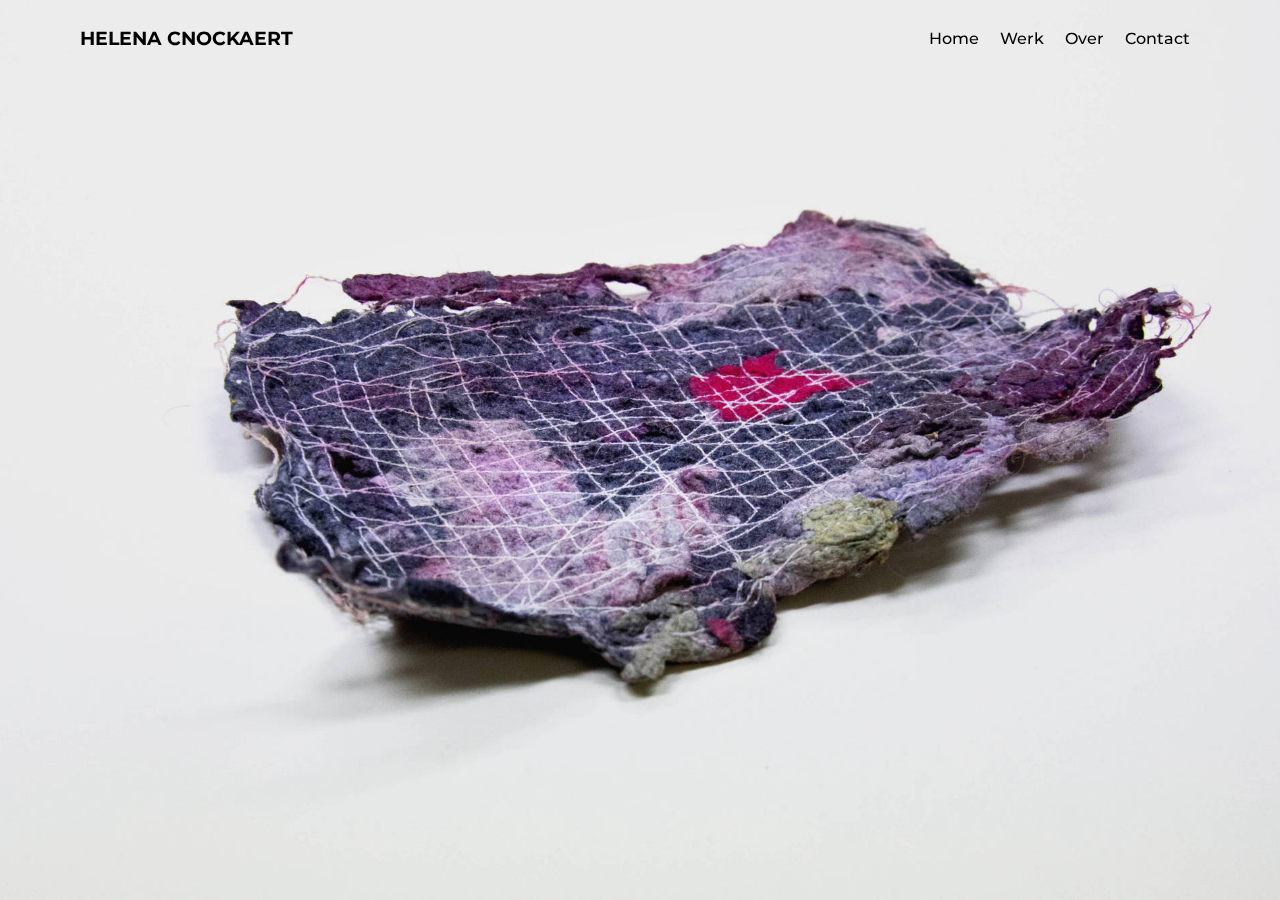
<file: index.html>
<!DOCTYPE html>
<html >
<head>
  <!-- Site made with Mobirise Website Builder v4.8.6, https://mobirise.com -->
  <meta charset="UTF-8">
  <meta http-equiv="X-UA-Compatible" content="IE=edge">
  <meta name="generator" content="Mobirise v4.8.6, mobirise.com">
  <meta name="viewport" content="width=device-width, initial-scale=1, minimum-scale=1">
  <link rel="shortcut icon" href="assets/images/logo2.png" type="image/x-icon">
  <meta name="description" content="">
  <title>Home</title>
  <link rel="stylesheet" href="assets/web/assets/mobirise-icons/mobirise-icons.css">
  <link rel="stylesheet" href="assets/tether/tether.min.css">
  <link rel="stylesheet" href="assets/bootstrap/css/bootstrap.min.css">
  <link rel="stylesheet" href="assets/bootstrap/css/bootstrap-grid.min.css">
  <link rel="stylesheet" href="assets/bootstrap/css/bootstrap-reboot.min.css">
  <link rel="stylesheet" href="assets/animatecss/animate.min.css">
  <link rel="stylesheet" href="assets/dropdown/css/style.css">
  <link rel="stylesheet" href="assets/theme/css/style.css">
  <link rel="stylesheet" href="assets/mobirise/css/mbr-additional.css" type="text/css">
  
  
  
</head>
<body>
  <section class="menu cid-raTNFvV52N" once="menu" id="menu2-5f">

    

    <nav class="navbar navbar-expand beta-menu navbar-dropdown align-items-center navbar-toggleable-sm bg-color transparent">
        <button class="navbar-toggler navbar-toggler-right" type="button" data-toggle="collapse" data-target="#navbarSupportedContent" aria-controls="navbarSupportedContent" aria-expanded="false" aria-label="Toggle navigation">
            <div class="hamburger">
                <span></span>
                <span></span>
                <span></span>
                <span></span>
            </div>
        </button>
        <div class="menu-logo">
            <div class="navbar-brand">
                
                <span class="navbar-caption-wrap"><a class="navbar-caption text-black display-7" href="https://mobirise.co">HELENA CNOCKAERT</a></span>
            </div>
        </div>
        <div class="collapse navbar-collapse" id="navbarSupportedContent">
            <ul class="navbar-nav nav-dropdown nav-right" data-app-modern-menu="true"><li class="nav-item">
                    <a class="nav-link link text-black display-4" href="index.html">Home</a>
                </li>
                <li class="nav-item">
                    <a class="nav-link link text-black display-4" href="werk.html">Werk</a>
                </li><li class="nav-item"><a class="nav-link link text-black display-4" href="over.html">Over</a></li><li class="nav-item"><a class="nav-link link text-black display-4" href="contact.html">Contact</a></li></ul>
            
        </div>
    </nav>
</section>

<section class="engine"><a href="https://mobirise.info/h">create a web page</a></section><section class="cid-r96vYLtDlh mbr-fullscreen mbr-parallax-background" id="header2-d">

    

    

    <div class="container align-center">
        <div class="row justify-content-md-center">
            <div class="mbr-white col-md-10">
                
                
                
                
            </div>
        </div>
    </div>
    
</section>


  <script src="assets/web/assets/jquery/jquery.min.js"></script>
  <script src="assets/popper/popper.min.js"></script>
  <script src="assets/tether/tether.min.js"></script>
  <script src="assets/bootstrap/js/bootstrap.min.js"></script>
  <script src="assets/smoothscroll/smooth-scroll.js"></script>
  <script src="assets/viewportchecker/jquery.viewportchecker.js"></script>
  <script src="assets/dropdown/js/script.min.js"></script>
  <script src="assets/touchswipe/jquery.touch-swipe.min.js"></script>
  <script src="assets/parallax/jarallax.min.js"></script>
  <script src="assets/theme/js/script.js"></script>
  
  
  <input name="animation" type="hidden">
   <div id="scrollToTop" class="scrollToTop mbr-arrow-up"><a style="text-align: center;"><i></i></a></div>
  </body>
</html>
</file>
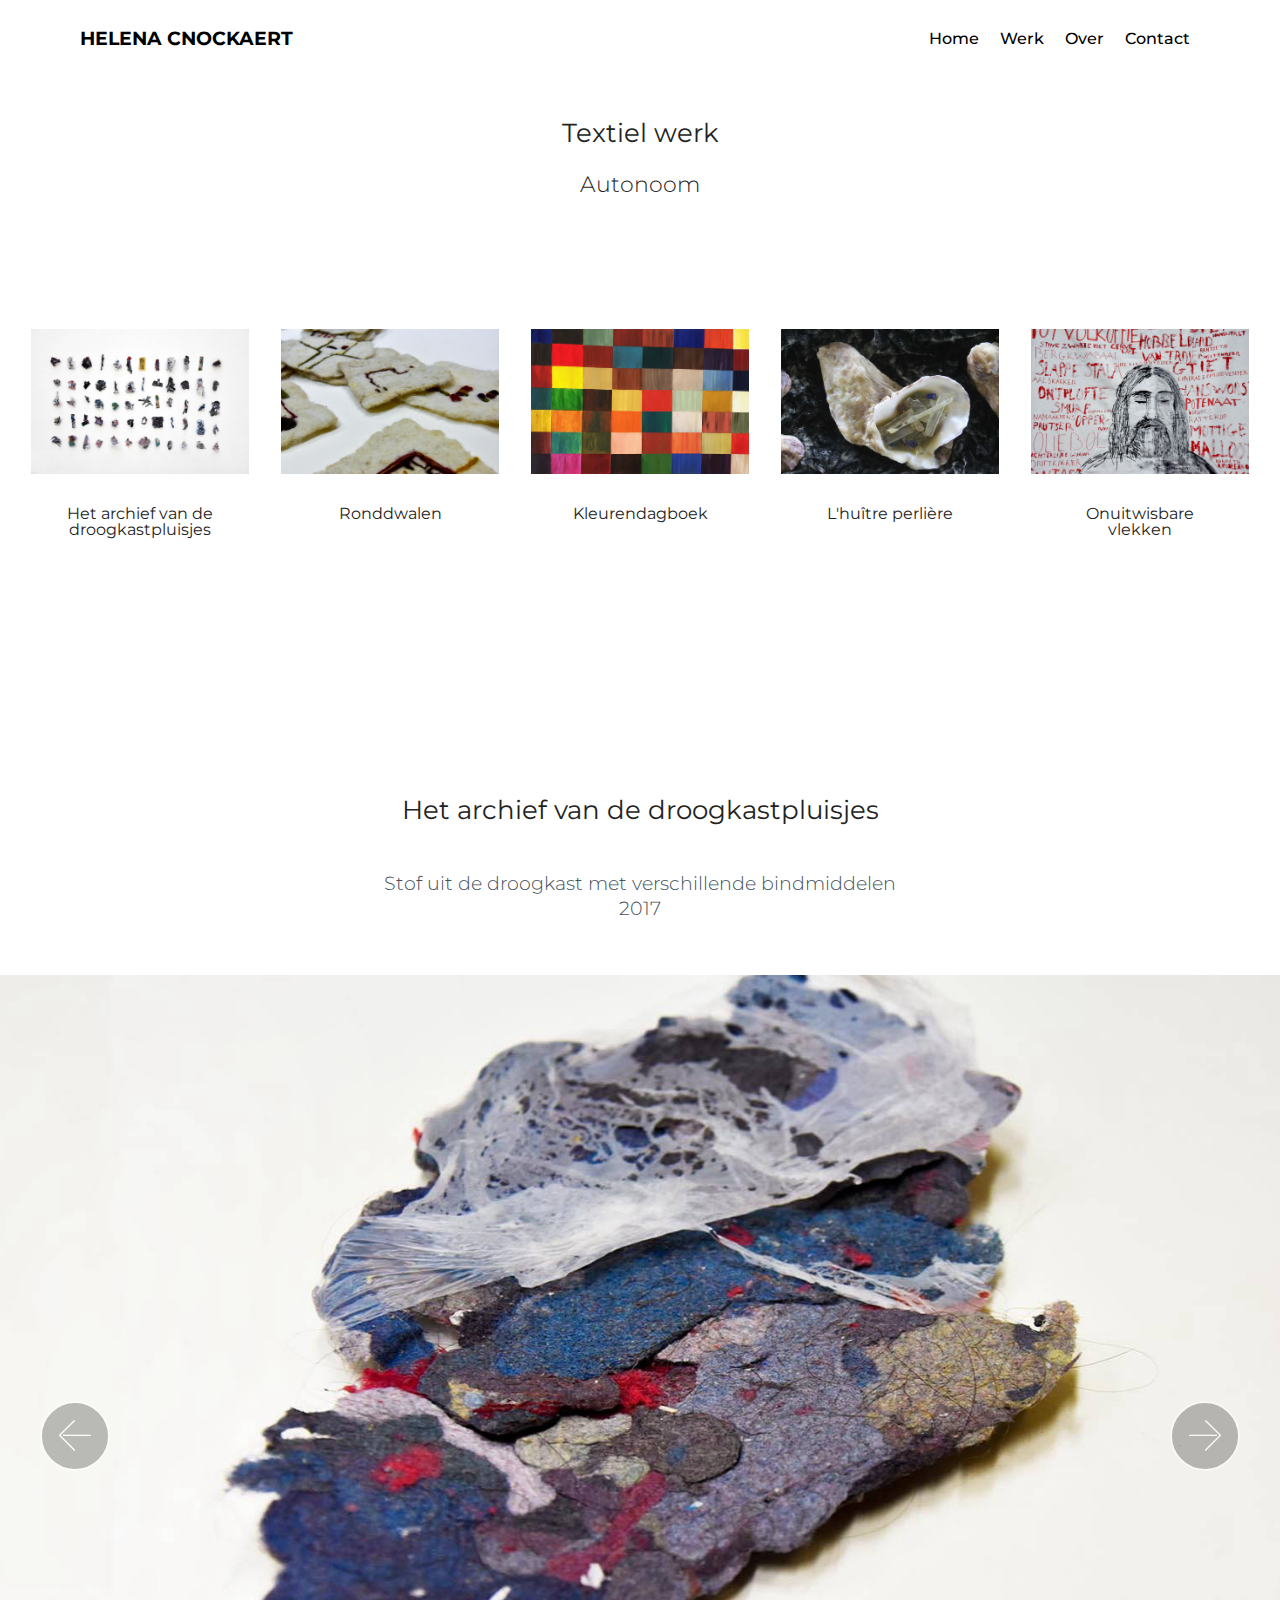
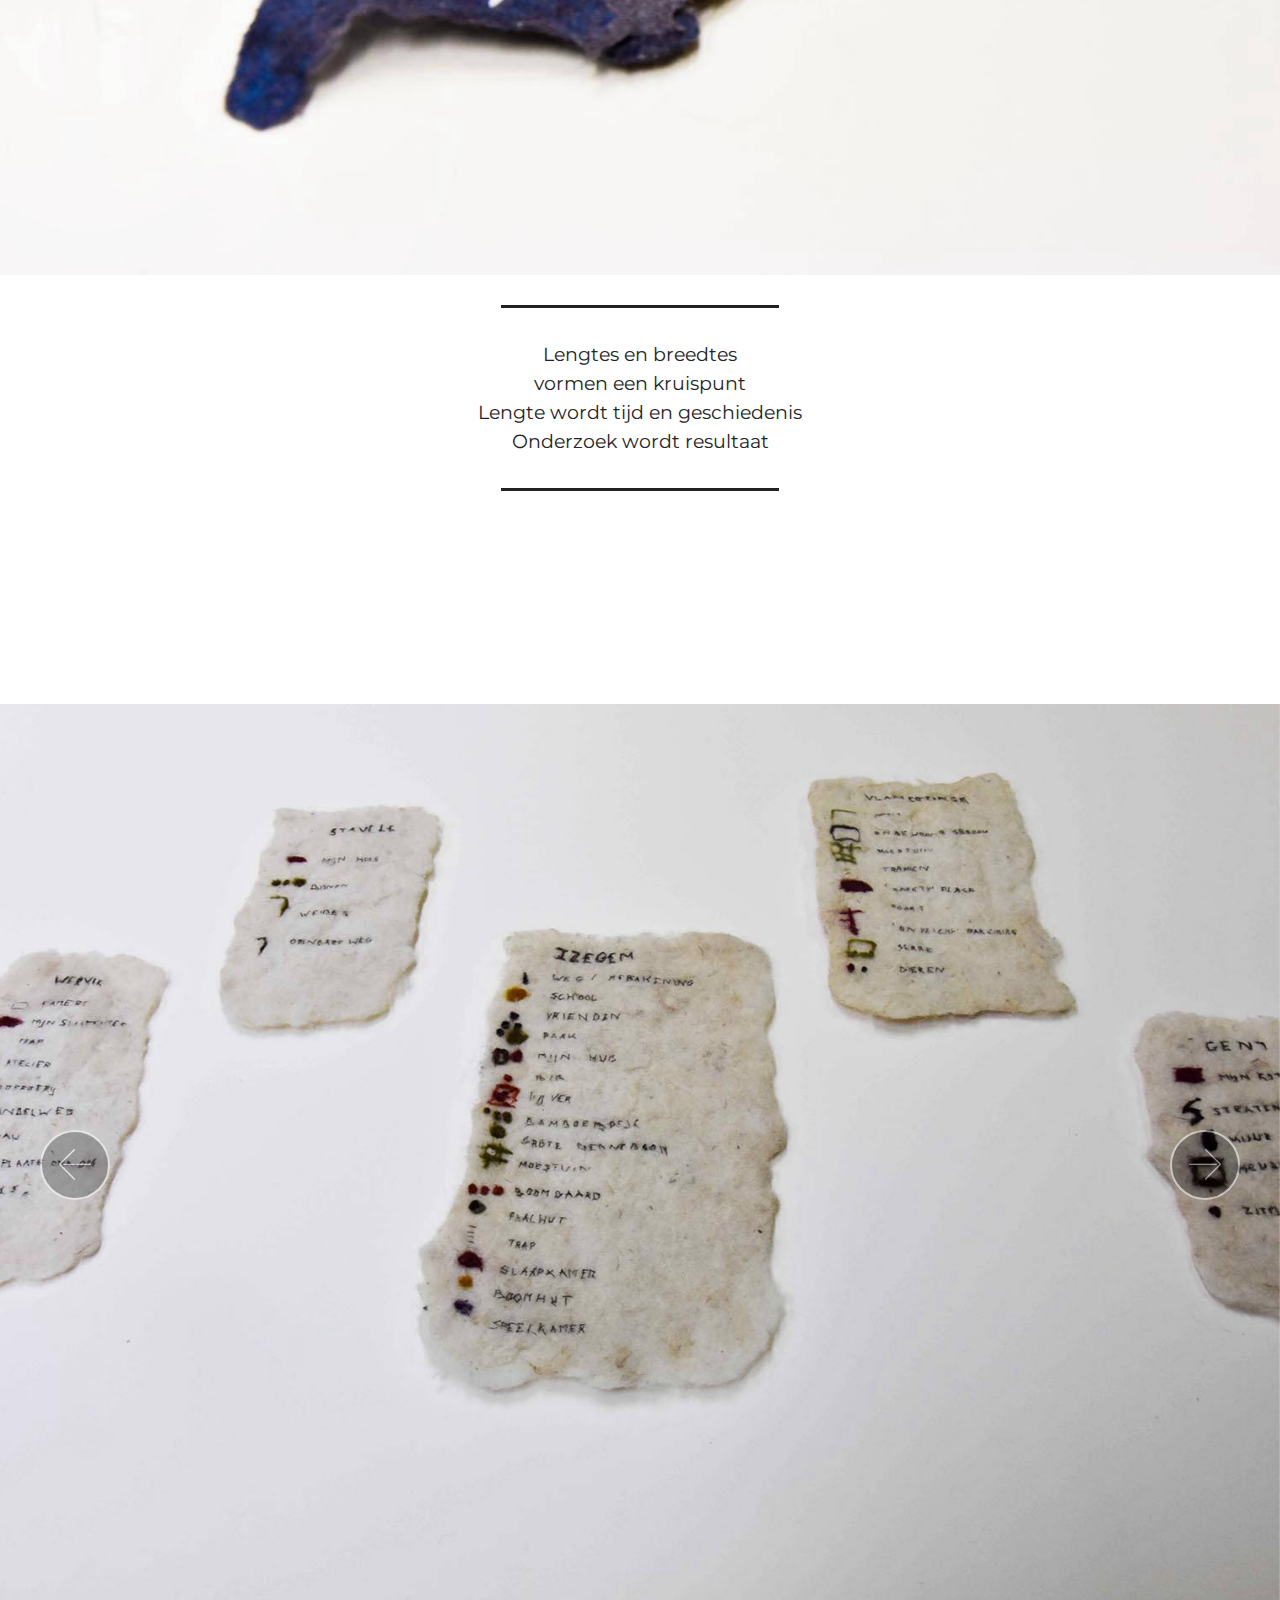
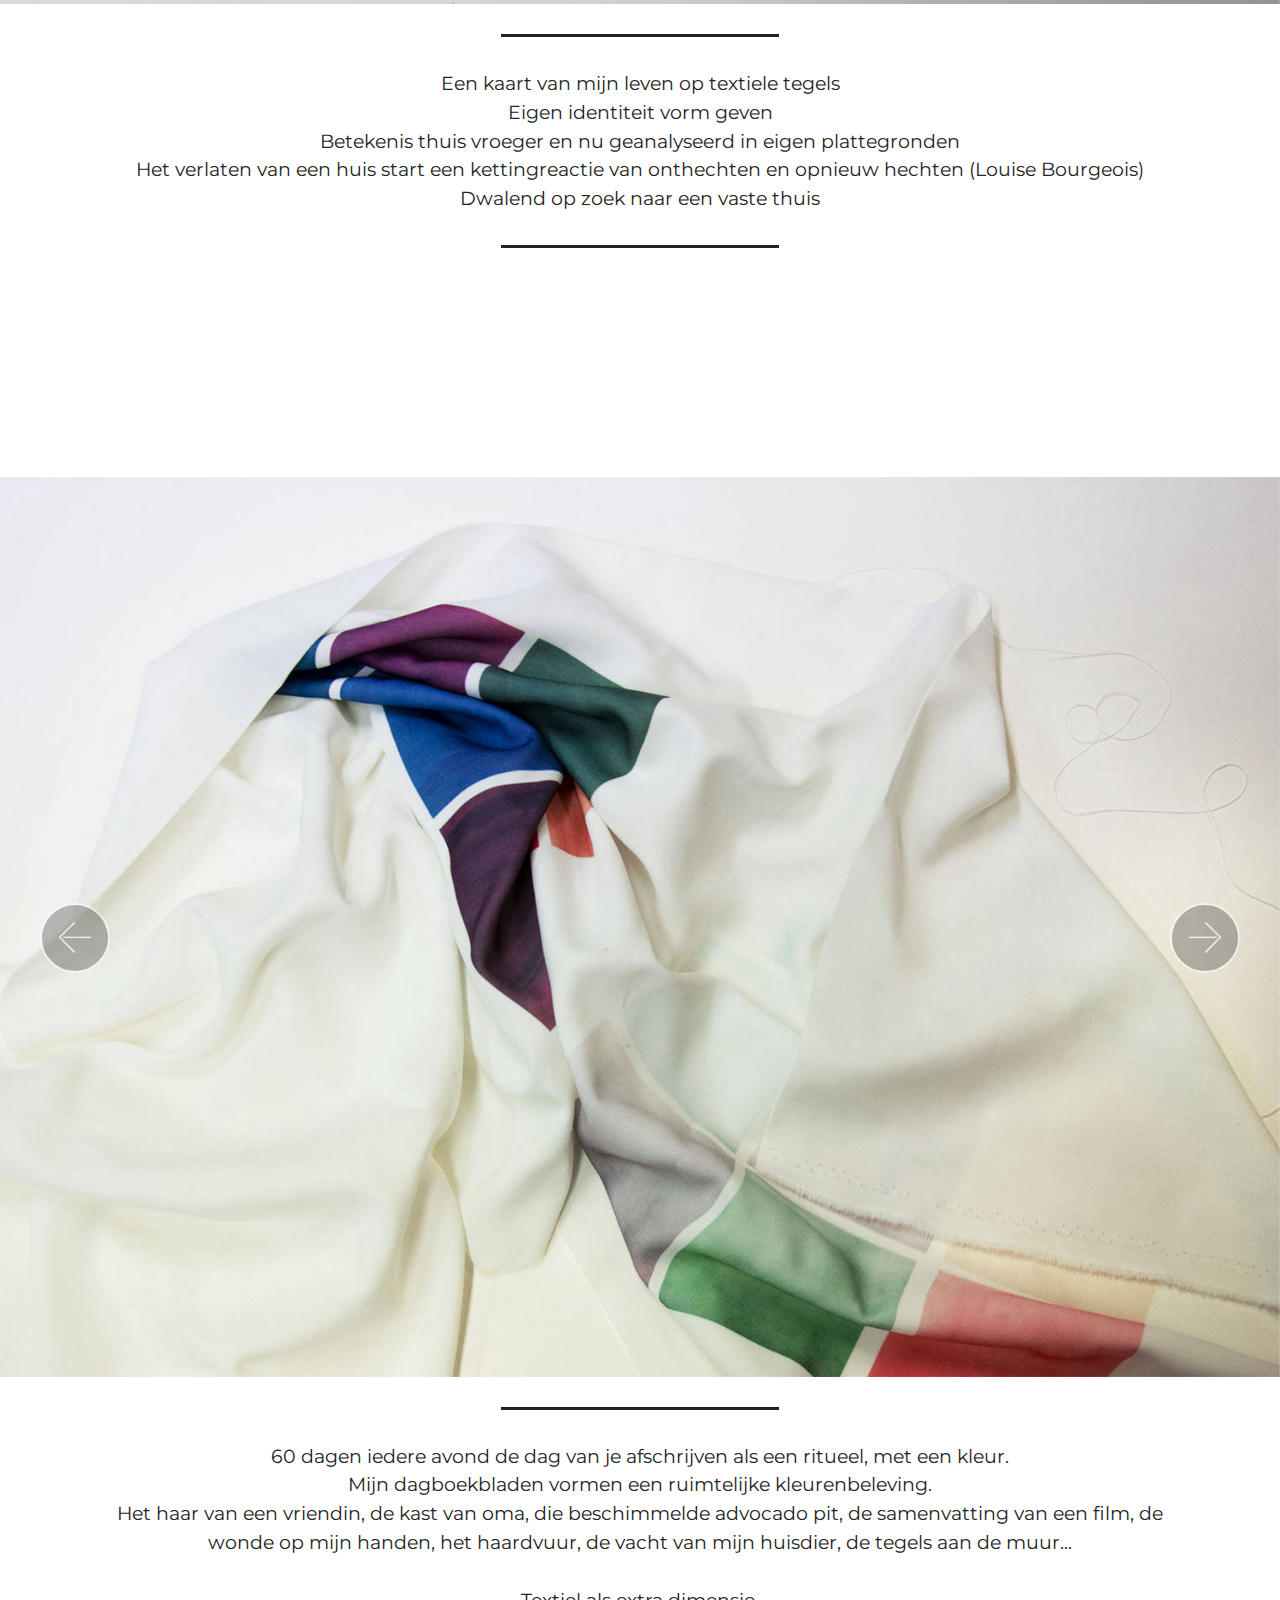
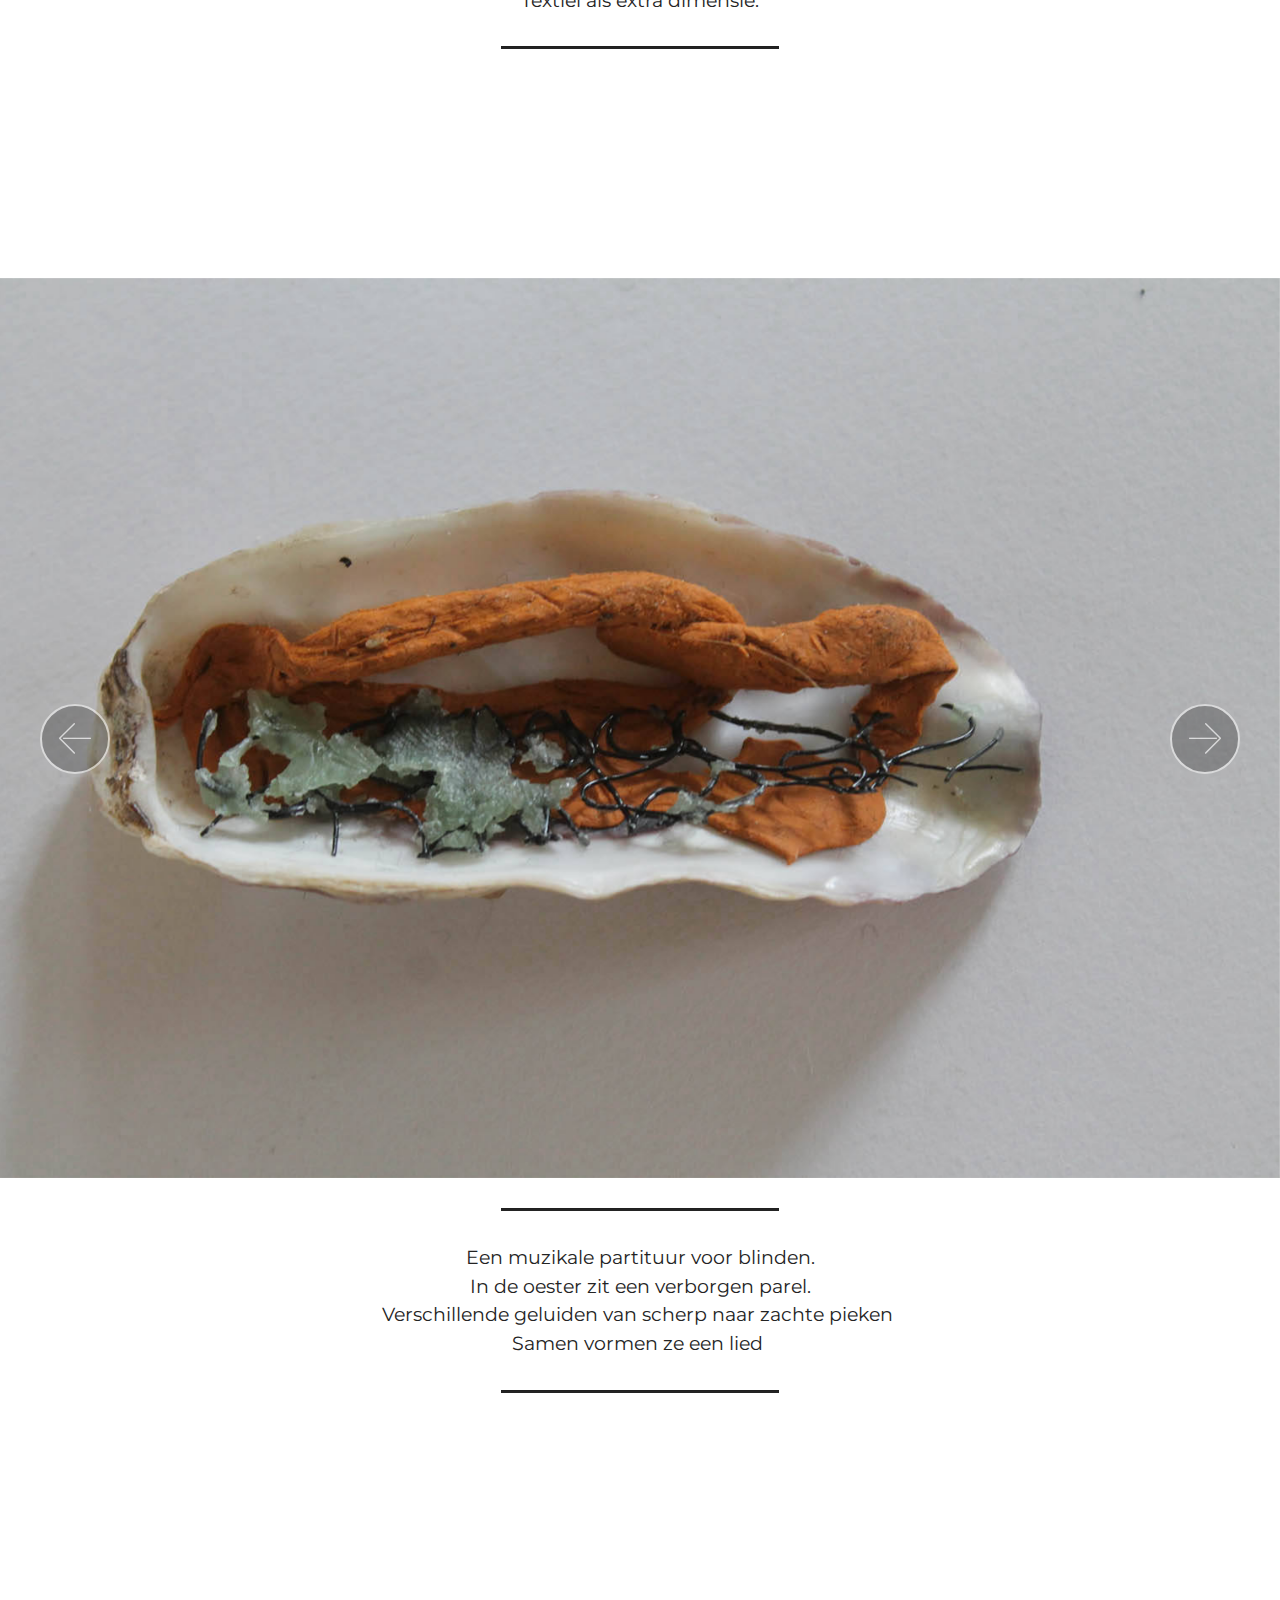
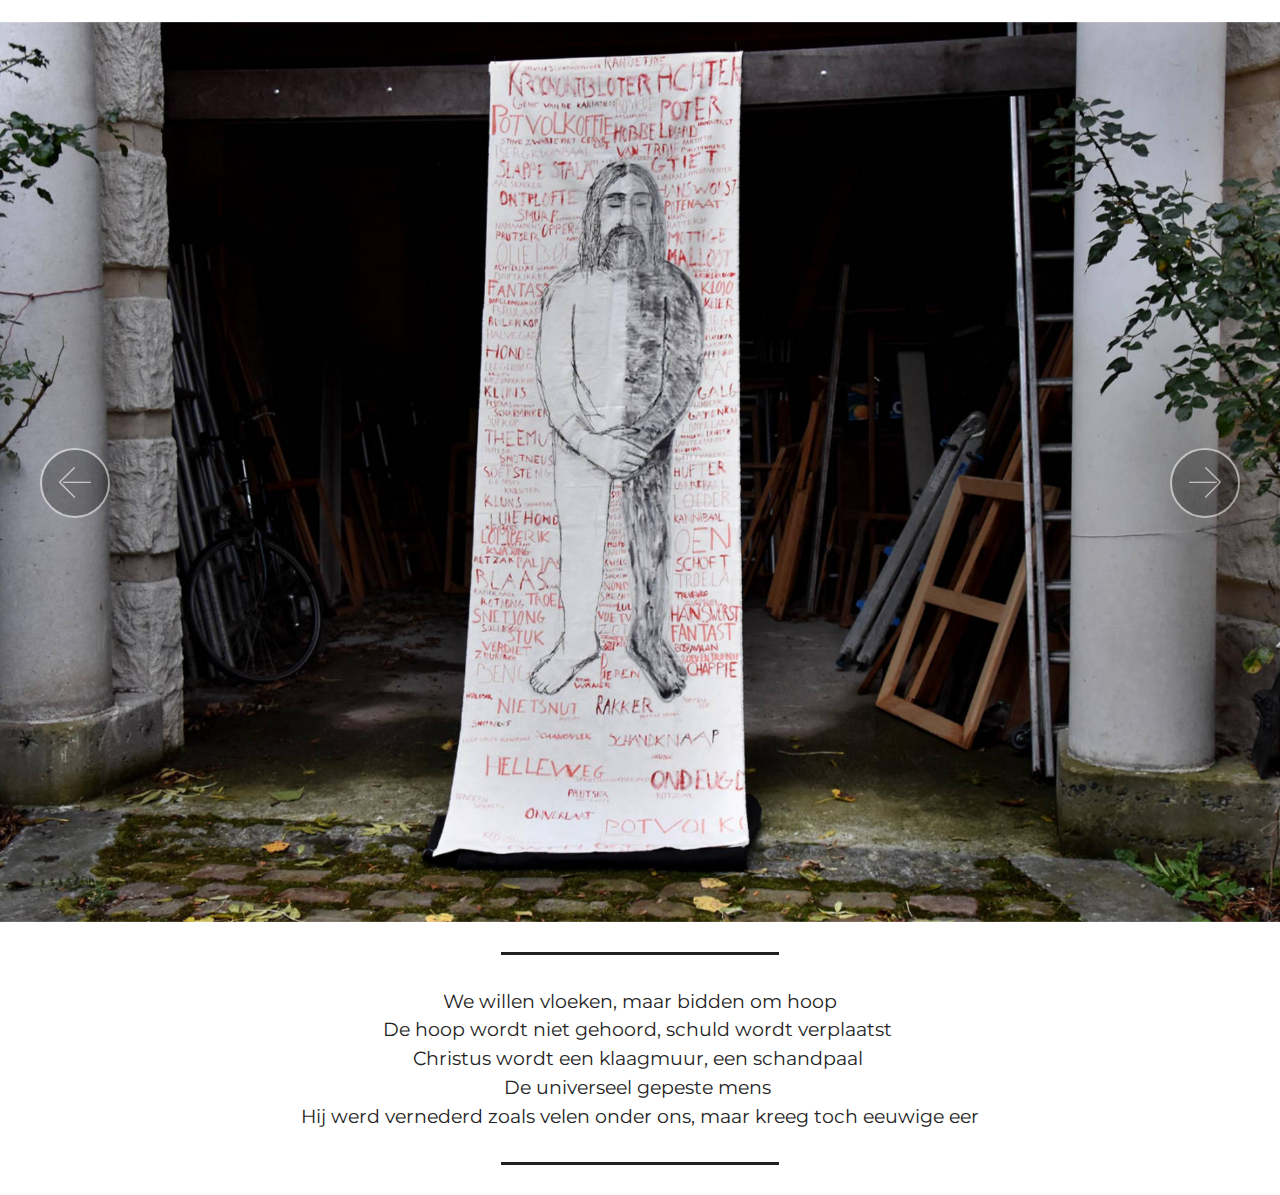
<file: autonoomtextiel.html>
<!DOCTYPE html>
<html >
<head>
  <!-- Site made with Mobirise Website Builder v4.8.6, https://mobirise.com -->
  <meta charset="UTF-8">
  <meta http-equiv="X-UA-Compatible" content="IE=edge">
  <meta name="generator" content="Mobirise v4.8.6, mobirise.com">
  <meta name="viewport" content="width=device-width, initial-scale=1, minimum-scale=1">
  <link rel="shortcut icon" href="assets/images/logo2.png" type="image/x-icon">
  <meta name="description" content="Web Site Builder Description">
  <title>Autonoom textiel</title>
  <link rel="stylesheet" href="assets/web/assets/mobirise-icons/mobirise-icons.css">
  <link rel="stylesheet" href="assets/tether/tether.min.css">
  <link rel="stylesheet" href="assets/bootstrap/css/bootstrap.min.css">
  <link rel="stylesheet" href="assets/bootstrap/css/bootstrap-grid.min.css">
  <link rel="stylesheet" href="assets/bootstrap/css/bootstrap-reboot.min.css">
  <link rel="stylesheet" href="assets/animatecss/animate.min.css">
  <link rel="stylesheet" href="assets/dropdown/css/style.css">
  <link rel="stylesheet" href="assets/theme/css/style.css">
  <link rel="stylesheet" href="assets/mobirise/css/mbr-additional.css" type="text/css">
  
  
  
</head>
<body>
  <section class="menu cid-r9owxUpk5D" once="menu" id="menu2-3o">

    

    <nav class="navbar navbar-expand beta-menu navbar-dropdown align-items-center navbar-toggleable-sm bg-color transparent">
        <button class="navbar-toggler navbar-toggler-right" type="button" data-toggle="collapse" data-target="#navbarSupportedContent" aria-controls="navbarSupportedContent" aria-expanded="false" aria-label="Toggle navigation">
            <div class="hamburger">
                <span></span>
                <span></span>
                <span></span>
                <span></span>
            </div>
        </button>
        <div class="menu-logo">
            <div class="navbar-brand">
                
                <span class="navbar-caption-wrap"><a class="navbar-caption text-black display-7" href="https://mobirise.co">HELENA CNOCKAERT</a></span>
            </div>
        </div>
        <div class="collapse navbar-collapse" id="navbarSupportedContent">
            <ul class="navbar-nav nav-dropdown nav-right" data-app-modern-menu="true"><li class="nav-item">
                    <a class="nav-link link text-black display-4" href="index.html">Home</a>
                </li>
                <li class="nav-item">
                    <a class="nav-link link text-black display-4" href="werk.html">Werk</a>
                </li><li class="nav-item"><a class="nav-link link text-black display-4" href="over.html">Over</a></li><li class="nav-item"><a class="nav-link link text-black display-4" href="contact.html">Contact</a></li></ul>
            
        </div>
    </nav>
</section>

<section class="engine"><a href="https://mobirise.info/n">simple web templates</a></section><section class="mbr-section content5 cid-r9owxTtsjk" id="content5-3m">

    

    

    <div class="container">
        <div class="media-container-row">
            <div class="title col-12 col-md-8">
                <h2 class="align-center mbr-bold mbr-white pb-3 mbr-fonts-style display-2"><span style="font-weight: normal;">Textiel werk</span></h2>
                <h3 class="mbr-section-subtitle align-center mbr-light mbr-white pb-3 mbr-fonts-style display-5">Autonoom</h3>
                
                
            </div>
        </div>
    </div>
</section>

<section class="features17 cid-rarcUNZdhg" id="features17-42">
    
    

    
    <div class="container-fluid">
        <div class="media-container-row">
            <div class="card p-3 col-12 col-md-6 my-col">
                <div class="card-wrapper">
                    <div class="card-img">
                        <a href="autonoomtextiel.html#content5-3p"><img src="assets/images/dsc-18-500x333.jpg" alt="Mobirise" title=""></a>
                    </div>
                    <div class="card-box">
                        <h4 class="card-title pb-3 mbr-fonts-style display-4"><a href="autonoomtextiel.html#content5-3p">Het archief van de droogkastpluisjes</a></h4>
                        
                    </div>
                </div>
            </div>

            <div class="card p-3 col-12 col-md-6 my-col">
                <div class="card-wrapper">
                    <div class="card-img">
                        <a href="autonoomtextiel.html#content5-3u"><img src="assets/images/dsc-465-500x333.jpg" alt="Mobirise" title=""></a>
                    </div>
                    <div class="card-box">
                        <h4 class="card-title pb-3 mbr-fonts-style display-4"><a href="autonoomtextiel.html#content5-3u">Ronddwalen</a></h4>
                        
                    </div>
                </div>
            </div>

            <div class="card p-3 col-12 col-md-6 my-col">
                <div class="card-wrapper">
                    <div class="card-img">
                        <a href="autonoomtextiel.html#content5-4c"><img src="assets/images/img-2535kopjie-500x333.jpg" alt="Mobirise" title=""></a>
                    </div>
                    <div class="card-box">
                        <h4 class="card-title pb-3 mbr-fonts-style display-4"><a href="autonoomtextiel.html#content5-4c">Kleurendagboek</a></h4>
                        
                    </div>
                </div>
            </div>

            <div class="card p-3 col-12 col-md-6 my-col">
                <div class="card-wrapper">
                    <div class="card-img">
                        <a href="autonoomtextiel.html#content5-4f"><img src="assets/images/img-50-500x333.jpg" alt="Mobirise" title=""></a>
                    </div>
                    <div class="card-box">
                        <h4 class="card-title pb-3 mbr-fonts-style display-4"><a href="autonoomtextiel.html#content5-4f">L'huître perlière</a></h4>
                        
                    </div>
                </div>
            </div>
            <div class="card p-3 col-12 col-md-6 my-col">
                <div class="card-wrapper">
                    <div class="card-img">
                        <a href="autonoomtextiel.html#content5-4i"><img src="assets/images/dsc-242-500x333.jpg" alt="Mobirise" title=""></a>
                    </div>
                    <div class="card-box">
                        <h4 class="card-title pb-3 mbr-fonts-style display-4"><a href="autonoomtextiel.html#content5-4i">Onuitwisbare vlekken</a></h4>
                        
                    </div>
                </div>
            </div>
            
        </div>
    </div>
</section>

<section class="mbr-section content5 cid-r9owxUSrqj" id="content5-3p">

    

    

    <div class="container">
        <div class="media-container-row">
            <div class="title col-12 col-md-8">
                <h2 class="align-center mbr-bold mbr-white pb-3 mbr-fonts-style display-2"><span style="font-weight: normal;">Het archief van de droogkastpluisjes</span></h2>
                <h3 class="mbr-section-subtitle align-center mbr-light mbr-white pb-3 mbr-fonts-style display-7"><br>Stof uit de droogkast met verschillende bindmiddelen<br>2017</h3>
                
                
            </div>
        </div>
    </div>
</section>

<section class="carousel slide cid-rbrnuofKiX" data-interval="false" id="slider1-5u">

    

    <div class="full-screen"><div class="mbr-slider slide carousel" data-pause="true" data-keyboard="false" data-ride="false" data-interval="false"><div class="carousel-inner" role="listbox"><div class="carousel-item slider-fullscreen-image" data-bg-video-slide="false" style="background-image: url(assets/images/dsc-18-1600x1067.jpg);"><div class="container container-slide"><div class="image_wrapper"><img src="assets/images/dsc-18-1600x1067.jpg"><div class="carousel-caption justify-content-center"><div class="col-10 align-center"></div></div></div></div></div><div class="carousel-item slider-fullscreen-image" data-bg-video-slide="false" style="background-image: url(assets/images/dsc-0846kopie-1600x1067.jpg);"><div class="container container-slide"><div class="image_wrapper"><img src="assets/images/dsc-0846kopie-1600x1067.jpg"><div class="carousel-caption justify-content-center"><div class="col-10 align-left"></div></div></div></div></div><div class="carousel-item slider-fullscreen-image active" data-bg-video-slide="false" style="background-image: url(assets/images/dsc-0276kopiekopie-1601x1067.jpg);"><div class="container container-slide"><div class="image_wrapper"><img src="assets/images/dsc-0276kopiekopie-1601x1067.jpg"><div class="carousel-caption justify-content-center"><div class="col-10 align-right"></div></div></div></div></div><div class="carousel-item slider-fullscreen-image" data-bg-video-slide="false" style="background-image: url(assets/images/dsc-362-1600x1067.jpg);"><div class="container container-slide"><div class="image_wrapper"><img src="assets/images/dsc-362-1600x1067.jpg"><div class="carousel-caption justify-content-center"><div class="col-10 align-center"></div></div></div></div></div><div class="carousel-item slider-fullscreen-image" data-bg-video-slide="false" style="background-image: url(assets/images/dsc-289-1600x1067.jpg);"><div class="container container-slide"><div class="image_wrapper"><img src="assets/images/dsc-289-1600x1067.jpg"><div class="carousel-caption justify-content-center"><div class="col-10 align-right"></div></div></div></div></div><div class="carousel-item slider-fullscreen-image" data-bg-video-slide="false" style="background-image: url(assets/images/dsc-0297kopie-1600x1066.jpg);"><div class="container container-slide"><div class="image_wrapper"><img src="assets/images/dsc-0297kopie-1600x1066.jpg"><div class="carousel-caption justify-content-center"><div class="col-10 align-right"></div></div></div></div></div><div class="carousel-item slider-fullscreen-image" data-bg-video-slide="false" style="background-image: url(assets/images/dsc-0182kopie-1600x1067.jpg);"><div class="container container-slide"><div class="image_wrapper"><img src="assets/images/dsc-0182kopie-1600x1067.jpg"><div class="carousel-caption justify-content-center"><div class="col-10 align-center"></div></div></div></div></div><div class="carousel-item slider-fullscreen-image" data-bg-video-slide="false" style="background-image: url(assets/images/dsc-362-1600x1067.jpg);"><div class="container container-slide"><div class="image_wrapper"><img src="assets/images/dsc-362-1600x1067.jpg"><div class="carousel-caption justify-content-center"><div class="col-10 align-center"></div></div></div></div></div></div><a data-app-prevent-settings="" class="carousel-control carousel-control-prev" role="button" data-slide="prev" href="#slider1-5u"><span aria-hidden="true" class="mbri-left mbr-iconfont"></span><span class="sr-only">Previous</span></a><a data-app-prevent-settings="" class="carousel-control carousel-control-next" role="button" data-slide="next" href="#slider1-5u"><span aria-hidden="true" class="mbri-right mbr-iconfont"></span><span class="sr-only">Next</span></a></div></div>

</section>

<section class="mbr-section article content9 cid-r9owxVRSPt" id="content9-3r">
    
     

    <div class="container">
        <div class="inner-container" style="width: 100%;">
            <hr class="line" style="width: 25%;">
            <div class="section-text align-center mbr-fonts-style display-7">Lengtes en breedtes<br>vormen een kruispunt<br>Lengte wordt tijd en geschiedenis<br>Onderzoek wordt resultaat<br></div>
            <hr class="line" style="width: 25%;">
        </div>
        </div>
</section>

<section class="mbr-section content5 cid-r9owxXzkHR" id="content5-3u">

    

    

    <div class="container">
        <div class="media-container-row">
            <div class="title col-12 col-md-8">
                <h2 class="align-center mbr-bold mbr-white pb-3 mbr-fonts-style display-2"><span style="font-weight: normal;">Ronddwalen</span></h2>
                <h3 class="mbr-section-subtitle align-center mbr-light mbr-white pb-3 mbr-fonts-style display-7">Schapenwol, lontwol en borduurgaren<br>2018</h3>
                
                
            </div>
        </div>
    </div>
</section>

<section class="carousel slide cid-rbA9xyHQ9d" data-interval="false" id="slider1-5z">

    

    <div class="full-screen"><div class="mbr-slider slide carousel" data-pause="true" data-keyboard="false" data-ride="false" data-interval="false"><div class="carousel-inner" role="listbox"><div class="carousel-item slider-fullscreen-image" data-bg-video-slide="false" style="background-image: url(assets/images/dsc-459-1600x1067.jpg);"><div class="container container-slide"><div class="image_wrapper"><img src="assets/images/dsc-459-1600x1067.jpg"><div class="carousel-caption justify-content-center"><div class="col-10 align-center"></div></div></div></div></div><div class="carousel-item slider-fullscreen-image" data-bg-video-slide="false" style="background-image: url(assets/images/dsc-427-1600x1067.jpg);"><div class="container container-slide"><div class="image_wrapper"><img src="assets/images/dsc-427-1600x1067.jpg"><div class="carousel-caption justify-content-center"><div class="col-10 align-left"></div></div></div></div></div><div class="carousel-item slider-fullscreen-image" data-bg-video-slide="false" style="background-image: url(assets/images/dsc-0445kopie-2000x1333.jpg);"><div class="container container-slide"><div class="image_wrapper"><img src="assets/images/dsc-0445kopie-2000x1333.jpg"><div class="carousel-caption justify-content-center"><div class="col-10 align-right"></div></div></div></div></div><div class="carousel-item slider-fullscreen-image" data-bg-video-slide="false" style="background-image: url(assets/images/dsc-451-1600x1067.jpg);"><div class="container container-slide"><div class="image_wrapper"><img src="assets/images/dsc-451-1600x1067.jpg"><div class="carousel-caption justify-content-center"><div class="col-10 align-center"></div></div></div></div></div><div class="carousel-item slider-fullscreen-image" data-bg-video-slide="false" style="background-image: url(assets/images/dsc-0458kopie-1600x1066.jpg);"><div class="container container-slide"><div class="image_wrapper"><img src="assets/images/dsc-0458kopie-1600x1066.jpg"><div class="carousel-caption justify-content-center"><div class="col-10 align-center"></div></div></div></div></div><div class="carousel-item slider-fullscreen-image active" data-bg-video-slide="false" style="background-image: url(assets/images/dsc-0447web-1600x1067.jpg);"><div class="container container-slide"><div class="image_wrapper"><img src="assets/images/dsc-0447web-1600x1067.jpg"><div class="carousel-caption justify-content-center"><div class="col-10 align-center"></div></div></div></div></div><div class="carousel-item slider-fullscreen-image" data-bg-video-slide="false" style="background-image: url(assets/images/dsc-0454kopie-1600x1067.jpg);"><div class="container container-slide"><div class="image_wrapper"><img src="assets/images/dsc-0454kopie-1600x1067.jpg"><div class="carousel-caption justify-content-center"><div class="col-10 align-center"></div></div></div></div></div><div class="carousel-item slider-fullscreen-image" data-bg-video-slide="false" style="background-image: url(assets/images/dsc-0456kopie-1440x960.jpg);"><div class="container container-slide"><div class="image_wrapper"><img src="assets/images/dsc-0456kopie-1440x960.jpg"><div class="carousel-caption justify-content-center"><div class="col-10 align-center"></div></div></div></div></div><div class="carousel-item slider-fullscreen-image" data-bg-video-slide="false" style="background-image: url(assets/images/dsc-465-1600x1067.jpg);"><div class="container container-slide"><div class="image_wrapper"><img src="assets/images/dsc-465-1600x1067.jpg"><div class="carousel-caption justify-content-center"><div class="col-10 align-center"></div></div></div></div></div></div><a data-app-prevent-settings="" class="carousel-control carousel-control-prev" role="button" data-slide="prev" href="#slider1-5z"><span aria-hidden="true" class="mbri-left mbr-iconfont"></span><span class="sr-only">Previous</span></a><a data-app-prevent-settings="" class="carousel-control carousel-control-next" role="button" data-slide="next" href="#slider1-5z"><span aria-hidden="true" class="mbri-right mbr-iconfont"></span><span class="sr-only">Next</span></a></div></div>

</section>

<section class="mbr-section article content9 cid-raTIAZI4zv" id="content9-5d">
    
     

    <div class="container">
        <div class="inner-container" style="width: 100%;">
            <hr class="line" style="width: 25%;">
            <div class="section-text align-center mbr-fonts-style display-7">Een kaart van mijn leven op textiele tegels<br>Eigen identiteit vorm geven<br>Betekenis thuis vroeger en nu geanalyseerd in eigen plattegronden<br>Het verlaten van een huis start een kettingreactie 
van onthechten en opnieuw hechten (Louise Bourgeois)<br>Dwalend op zoek naar een vaste thuis</div>
            <hr class="line" style="width: 25%;">
        </div>
        </div>
</section>

<section class="mbr-section content5 cid-raOXhEdllM" id="content5-4c">

    

    

    <div class="container">
        <div class="media-container-row">
            <div class="title col-12 col-md-8">
                <h2 class="align-center mbr-bold mbr-white pb-3 mbr-fonts-style display-2"><span style="font-weight: normal;">Kleurkamer</span></h2>
                <h3 class="mbr-section-subtitle align-center mbr-light mbr-white pb-3 mbr-fonts-style display-7">Papier en textiele materialen<br>2018&nbsp;</h3>
                
                
            </div>
        </div>
    </div>
</section>

<section class="carousel slide cid-rbD9GjKTX3" data-interval="false" id="slider1-5o">

    

    <div class="full-screen"><div class="mbr-slider slide carousel" data-pause="true" data-keyboard="false" data-ride="false" data-interval="false"><div class="carousel-inner" role="listbox"><div class="carousel-item slider-fullscreen-image" data-bg-video-slide="false" style="background-image: url(assets/images/formaat-4-2000x1636.png);"><div class="container container-slide"><div class="image_wrapper"><img src="assets/images/formaat-4-2000x1636.png"><div class="carousel-caption justify-content-center"><div class="col-10 align-center"></div></div></div></div></div><div class="carousel-item slider-fullscreen-image" data-bg-video-slide="false" style="background-image: url(assets/images/djizjf-2000x1636.png);"><div class="container container-slide"><div class="image_wrapper"><img src="assets/images/djizjf-2000x1636.png"><div class="carousel-caption justify-content-center"><div class="col-10 align-left"></div></div></div></div></div><div class="carousel-item slider-fullscreen-image active" data-bg-video-slide="false" style="background-image: url(assets/images/dsc-417-1600x1067.jpg);"><div class="container container-slide"><div class="image_wrapper"><img src="assets/images/dsc-417-1600x1067.jpg"><div class="carousel-caption justify-content-center"><div class="col-10 align-right"></div></div></div></div></div></div><a data-app-prevent-settings="" class="carousel-control carousel-control-prev" role="button" data-slide="prev" href="#slider1-5o"><span aria-hidden="true" class="mbri-left mbr-iconfont"></span><span class="sr-only">Previous</span></a><a data-app-prevent-settings="" class="carousel-control carousel-control-next" role="button" data-slide="next" href="#slider1-5o"><span aria-hidden="true" class="mbri-right mbr-iconfont"></span><span class="sr-only">Next</span></a></div></div>

</section>

<section class="mbr-section article content9 cid-raOXjPCq0Y" id="content9-4e">
    
     

    <div class="container">
        <div class="inner-container" style="width: 100%;">
            <hr class="line" style="width: 25%;">
            <div class="section-text align-center mbr-fonts-style display-7">60 dagen iedere avond de dag van je afschrijven
 als een ritueel, met een kleur.<br>Mijn dagboekbladen vormen een ruimtelijke kleurenbeleving.
<br>Het haar van een vriendin, de kast van oma,
 die beschimmelde advocado pit, de samenvatting van
 een film, de wonde op mijn handen, het haardvuur,
de vacht van mijn huisdier, de tegels aan de muur...
<br><br>Textiel als extra dimensie.
<br></div>
            <hr class="line" style="width: 25%;">
        </div>
        </div>
</section>

<section class="mbr-section content5 cid-raP0EaMGnR" id="content5-4f">

    

    

    <div class="container">
        <div class="media-container-row">
            <div class="title col-12 col-md-8">
                <h2 class="align-center mbr-bold mbr-white pb-3 mbr-fonts-style display-2"><span style="font-weight: normal;">L'huître perlière</span></h2>
                <h3 class="mbr-section-subtitle align-center mbr-light mbr-white pb-3 mbr-fonts-style display-7">Oester, fluweel en diverse materialen<br>2016</h3>
                
                
            </div>
        </div>
    </div>
</section>

<section class="carousel slide cid-rbDaZbxjHe" data-interval="false" id="slider1-5q">

    

    <div class="full-screen"><div class="mbr-slider slide carousel" data-pause="true" data-keyboard="false" data-ride="false" data-interval="false"><div class="carousel-inner" role="listbox"><div class="carousel-item slider-fullscreen-image" data-bg-video-slide="false" style="background-image: url(assets/images/img-22-1600x1067.jpg);"><div class="container container-slide"><div class="image_wrapper"><img src="assets/images/img-22-1600x1067.jpg"><div class="carousel-caption justify-content-center"><div class="col-10 align-center"></div></div></div></div></div><div class="carousel-item slider-fullscreen-image" data-bg-video-slide="false" style="background-image: url(assets/images/img-35-1600x1067.jpg);"><div class="container container-slide"><div class="image_wrapper"><img src="assets/images/img-35-1600x1067.jpg"><div class="carousel-caption justify-content-center"><div class="col-10 align-left"></div></div></div></div></div><div class="carousel-item slider-fullscreen-image" data-bg-video-slide="false" style="background-image: url(assets/images/img-40-1600x1067.jpg);"><div class="container container-slide"><div class="image_wrapper"><img src="assets/images/img-40-1600x1067.jpg"><div class="carousel-caption justify-content-center"><div class="col-10 align-right"></div></div></div></div></div><div class="carousel-item slider-fullscreen-image" data-bg-video-slide="false" style="background-image: url(assets/images/img-50-1600x1067.jpg);"><div class="container container-slide"><div class="image_wrapper"><img src="assets/images/img-50-1600x1067.jpg"><div class="carousel-caption justify-content-center"><div class="col-10 align-right"></div></div></div></div></div><div class="carousel-item slider-fullscreen-image active" data-bg-video-slide="false" style="background-image: url(assets/images/img-52-1600x1067.jpg);"><div class="container container-slide"><div class="image_wrapper"><img src="assets/images/img-52-1600x1067.jpg"><div class="carousel-caption justify-content-center"><div class="col-10 align-right"></div></div></div></div></div></div><a data-app-prevent-settings="" class="carousel-control carousel-control-prev" role="button" data-slide="prev" href="#slider1-5q"><span aria-hidden="true" class="mbri-left mbr-iconfont"></span><span class="sr-only">Previous</span></a><a data-app-prevent-settings="" class="carousel-control carousel-control-next" role="button" data-slide="next" href="#slider1-5q"><span aria-hidden="true" class="mbri-right mbr-iconfont"></span><span class="sr-only">Next</span></a></div></div>

</section>

<section class="mbr-section article content9 cid-raP0Ml1qsy" id="content9-4h">
    
     

    <div class="container">
        <div class="inner-container" style="width: 100%;">
            <hr class="line" style="width: 25%;">
            <div class="section-text align-center mbr-fonts-style display-7">Een muzikale partituur voor blinden.
<br>In de oester zit een verborgen parel.
<br>Verschillende geluiden van scherp naar zachte pieken&nbsp;<br>Samen vormen ze een lied&nbsp;</div>
            <hr class="line" style="width: 25%;">
        </div>
        </div>
</section>

<section class="mbr-section content5 cid-raP2FjThGy" id="content5-4i">

    

    

    <div class="container">
        <div class="media-container-row">
            <div class="title col-12 col-md-8">
                <h2 class="align-center mbr-bold mbr-white pb-3 mbr-fonts-style display-2"><span style="font-weight: normal;">Onuitwisbare schandvlekken</span></h2>
                <h3 class="mbr-section-subtitle align-center mbr-light mbr-white pb-3 mbr-fonts-style display-7">Katoenen, verf en borduurgaren<br>2016</h3>
                
                
            </div>
        </div>
    </div>
</section>

<section class="carousel slide cid-rbDbpL5Dwj" data-interval="false" id="slider1-5r">

    

    <div class="full-screen"><div class="mbr-slider slide carousel" data-pause="true" data-keyboard="false" data-ride="false" data-interval="false"><div class="carousel-inner" role="listbox"><div class="carousel-item slider-fullscreen-image active" data-bg-video-slide="false" style="background-image: url(assets/images/dsc-212-2000x1334.jpg);"><div class="container container-slide"><div class="image_wrapper"><img src="assets/images/dsc-212-2000x1334.jpg"><div class="carousel-caption justify-content-center"><div class="col-10 align-center"></div></div></div></div></div><div class="carousel-item slider-fullscreen-image" data-bg-video-slide="false" style="background-image: url(assets/images/dsc-242-1600x1067.jpg);"><div class="container container-slide"><div class="image_wrapper"><img src="assets/images/dsc-242-1600x1067.jpg"><div class="carousel-caption justify-content-center"><div class="col-10 align-left"></div></div></div></div></div><div class="carousel-item slider-fullscreen-image" data-bg-video-slide="false" style="background-image: url(assets/images/dsc-221-1600x1067.jpg);"><div class="container container-slide"><div class="image_wrapper"><img src="assets/images/dsc-221-1600x1067.jpg"><div class="carousel-caption justify-content-center"><div class="col-10 align-right"></div></div></div></div></div></div><a data-app-prevent-settings="" class="carousel-control carousel-control-prev" role="button" data-slide="prev" href="#slider1-5r"><span aria-hidden="true" class="mbri-left mbr-iconfont"></span><span class="sr-only">Previous</span></a><a data-app-prevent-settings="" class="carousel-control carousel-control-next" role="button" data-slide="next" href="#slider1-5r"><span aria-hidden="true" class="mbri-right mbr-iconfont"></span><span class="sr-only">Next</span></a></div></div>

</section>

<section class="mbr-section article content9 cid-raP2GTyJbk" id="content9-4k">
    
     

    <div class="container">
        <div class="inner-container" style="width: 100%;">
            <hr class="line" style="width: 25%;">
            <div class="section-text align-center mbr-fonts-style display-7">We willen vloeken, maar bidden om hoop<br>De hoop wordt niet gehoord, schuld wordt verplaatst&nbsp;<br>Christus wordt een klaagmuur, een schandpaal&nbsp;<br>De universeel gepeste mens&nbsp;<br>Hij werd vernederd zoals velen onder ons, maar kreeg toch eeuwige eer</div>
            <hr class="line" style="width: 25%;">
        </div>
        </div>
</section>


  <script src="assets/web/assets/jquery/jquery.min.js"></script>
  <script src="assets/popper/popper.min.js"></script>
  <script src="assets/tether/tether.min.js"></script>
  <script src="assets/bootstrap/js/bootstrap.min.js"></script>
  <script src="assets/smoothscroll/smooth-scroll.js"></script>
  <script src="assets/viewportchecker/jquery.viewportchecker.js"></script>
  <script src="assets/bootstrapcarouselswipe/bootstrap-carousel-swipe.js"></script>
  <script src="assets/touchswipe/jquery.touch-swipe.min.js"></script>
  <script src="assets/ytplayer/jquery.mb.ytplayer.min.js"></script>
  <script src="assets/vimeoplayer/jquery.mb.vimeo_player.js"></script>
  <script src="assets/dropdown/js/script.min.js"></script>
  <script src="assets/theme/js/script.js"></script>
  <script src="assets/slidervideo/script.js"></script>
  
  
  <input name="animation" type="hidden">
   <div id="scrollToTop" class="scrollToTop mbr-arrow-up"><a style="text-align: center;"><i></i></a></div>
  </body>
</html>
</file>
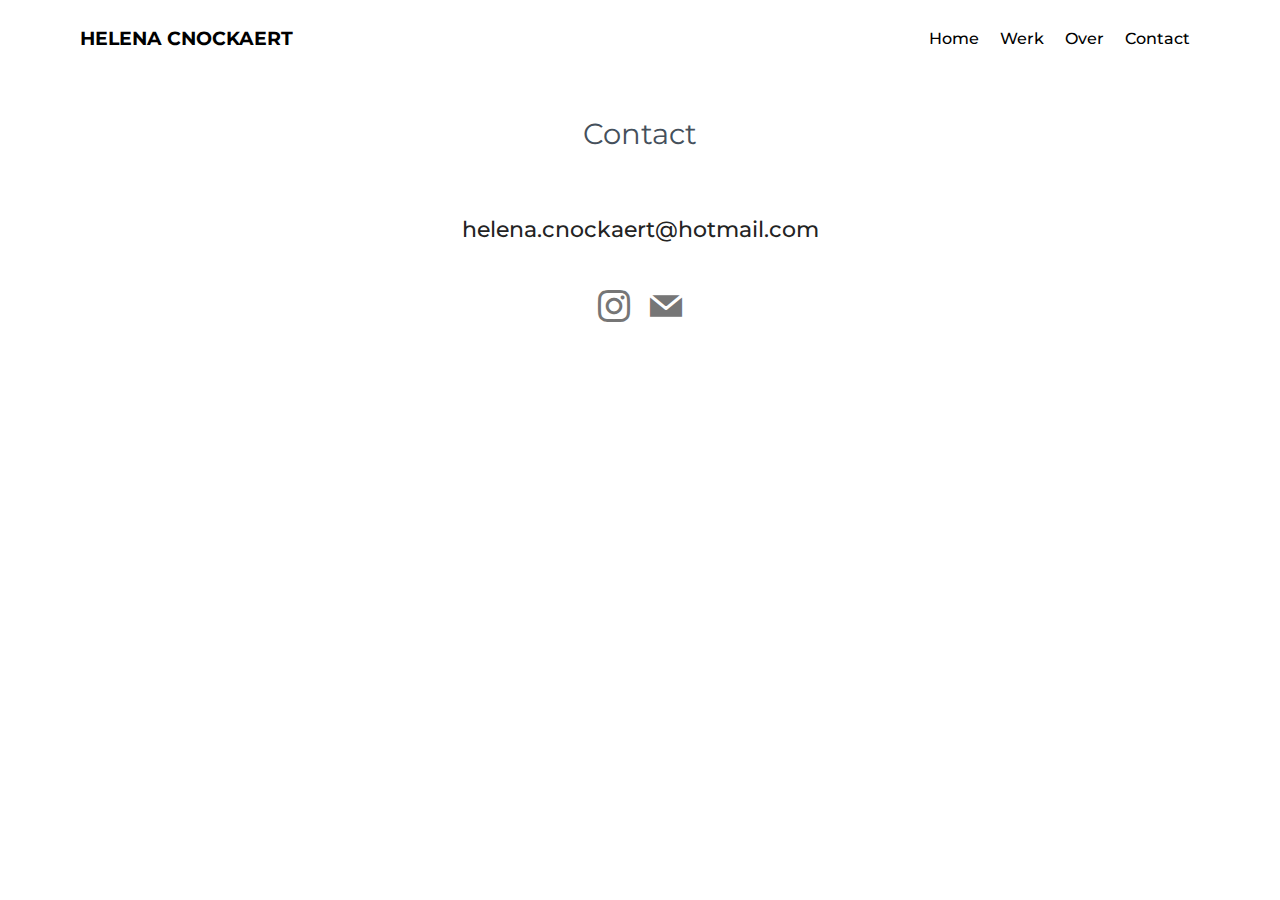
<file: contact.html>
<!DOCTYPE html>
<html >
<head>
  <!-- Site made with Mobirise Website Builder v4.8.6, https://mobirise.com -->
  <meta charset="UTF-8">
  <meta http-equiv="X-UA-Compatible" content="IE=edge">
  <meta name="generator" content="Mobirise v4.8.6, mobirise.com">
  <meta name="viewport" content="width=device-width, initial-scale=1, minimum-scale=1">
  <link rel="shortcut icon" href="assets/images/logo2.png" type="image/x-icon">
  <meta name="description" content="Website Builder Description">
  <title>Contact</title>
  <link rel="stylesheet" href="assets/web/assets/mobirise-icons/mobirise-icons.css">
  <link rel="stylesheet" href="assets/tether/tether.min.css">
  <link rel="stylesheet" href="assets/bootstrap/css/bootstrap.min.css">
  <link rel="stylesheet" href="assets/bootstrap/css/bootstrap-grid.min.css">
  <link rel="stylesheet" href="assets/bootstrap/css/bootstrap-reboot.min.css">
  <link rel="stylesheet" href="assets/socicon/css/styles.css">
  <link rel="stylesheet" href="assets/dropdown/css/style.css">
  <link rel="stylesheet" href="assets/animatecss/animate.min.css">
  <link rel="stylesheet" href="assets/theme/css/style.css">
  <link rel="stylesheet" href="assets/mobirise/css/mbr-additional.css" type="text/css">
  
  
  
</head>
<body>
  <section class="menu cid-raTUYYopfa" once="menu" id="menu2-5m">

    

    <nav class="navbar navbar-expand beta-menu navbar-dropdown align-items-center navbar-toggleable-sm bg-color transparent">
        <button class="navbar-toggler navbar-toggler-right" type="button" data-toggle="collapse" data-target="#navbarSupportedContent" aria-controls="navbarSupportedContent" aria-expanded="false" aria-label="Toggle navigation">
            <div class="hamburger">
                <span></span>
                <span></span>
                <span></span>
                <span></span>
            </div>
        </button>
        <div class="menu-logo">
            <div class="navbar-brand">
                
                <span class="navbar-caption-wrap"><a class="navbar-caption text-black display-7" href="https://mobirise.co">HELENA CNOCKAERT</a></span>
            </div>
        </div>
        <div class="collapse navbar-collapse" id="navbarSupportedContent">
            <ul class="navbar-nav nav-dropdown nav-right" data-app-modern-menu="true"><li class="nav-item">
                    <a class="nav-link link text-black display-4" href="index.html">Home</a>
                </li>
                <li class="nav-item">
                    <a class="nav-link link text-black display-4" href="werk.html">Werk</a>
                </li><li class="nav-item"><a class="nav-link link text-black display-4" href="over.html">Over</a></li><li class="nav-item"><a class="nav-link link text-black display-4" href="contact.html">Contact</a></li></ul>
            
        </div>
    </nav>
</section>

<section class="engine"><a href="https://mobirise.info/c">website builder</a></section><section class="mbr-section content5 cid-rbA7YfuBTw" id="content5-5u">

    

    

    <div class="container">
        <div class="media-container-row">
            <div class="title col-12 col-md-8">
                <h2 class="align-center mbr-bold mbr-white pb-3 mbr-fonts-style display-1"><span style="font-weight: normal;">Contact</span></h2>
                
                
                
            </div>
        </div>
    </div>
</section>

<section class="cid-rbA64Yq4Ww" id="social-buttons2-5r">

    

    

    <div class="container">
        <div class="media-container-row">
            <div class="col-md-8 align-center">
                <h2 class="pb-3 mbr-fonts-style display-5">helena.cnockaert@hotmail.com<br><br></h2>
                <div class="social-list pl-0 mb-0">
                    <a href="https://www.instagram.com/udestopie" target="_blank">
                        <span class="px-2 mbr-iconfont mbr-iconfont-social socicon-instagram socicon" style="color: rgb(118, 118, 118); fill: rgb(118, 118, 118);"></span>
                    </a>
                    <a href="mailto:helena.cnockaert@hotmail.com">
                        <span class="px-2 mbr-iconfont mbr-iconfont-social socicon-mail socicon" style="color: rgb(118, 118, 118); fill: rgb(118, 118, 118);"></span>
                    </a>
                    <a href="https://instagram.com/mobirise" target="_blank">
                        
                    </a>
                    <a href="https://www.youtube.com/c/mobirise" target="_blank">
                        
                    </a>
                    <a href="https://plus.google.com/u/0/+Mobirise" target="_blank">
                        
                    </a>
                    <a href="https://www.behance.net/Mobirise" target="_blank">
                        
                    </a>
                </div>
            </div>
        </div>
    </div>
</section>


  <script src="assets/web/assets/jquery/jquery.min.js"></script>
  <script src="assets/popper/popper.min.js"></script>
  <script src="assets/tether/tether.min.js"></script>
  <script src="assets/bootstrap/js/bootstrap.min.js"></script>
  <script src="assets/smoothscroll/smooth-scroll.js"></script>
  <script src="assets/viewportchecker/jquery.viewportchecker.js"></script>
  <script src="assets/dropdown/js/script.min.js"></script>
  <script src="assets/touchswipe/jquery.touch-swipe.min.js"></script>
  <script src="assets/sociallikes/social-likes.js"></script>
  <script src="assets/theme/js/script.js"></script>
  
  
  <input name="animation" type="hidden">
   <div id="scrollToTop" class="scrollToTop mbr-arrow-up"><a style="text-align: center;"><i></i></a></div>
  </body>
</html>
</file>
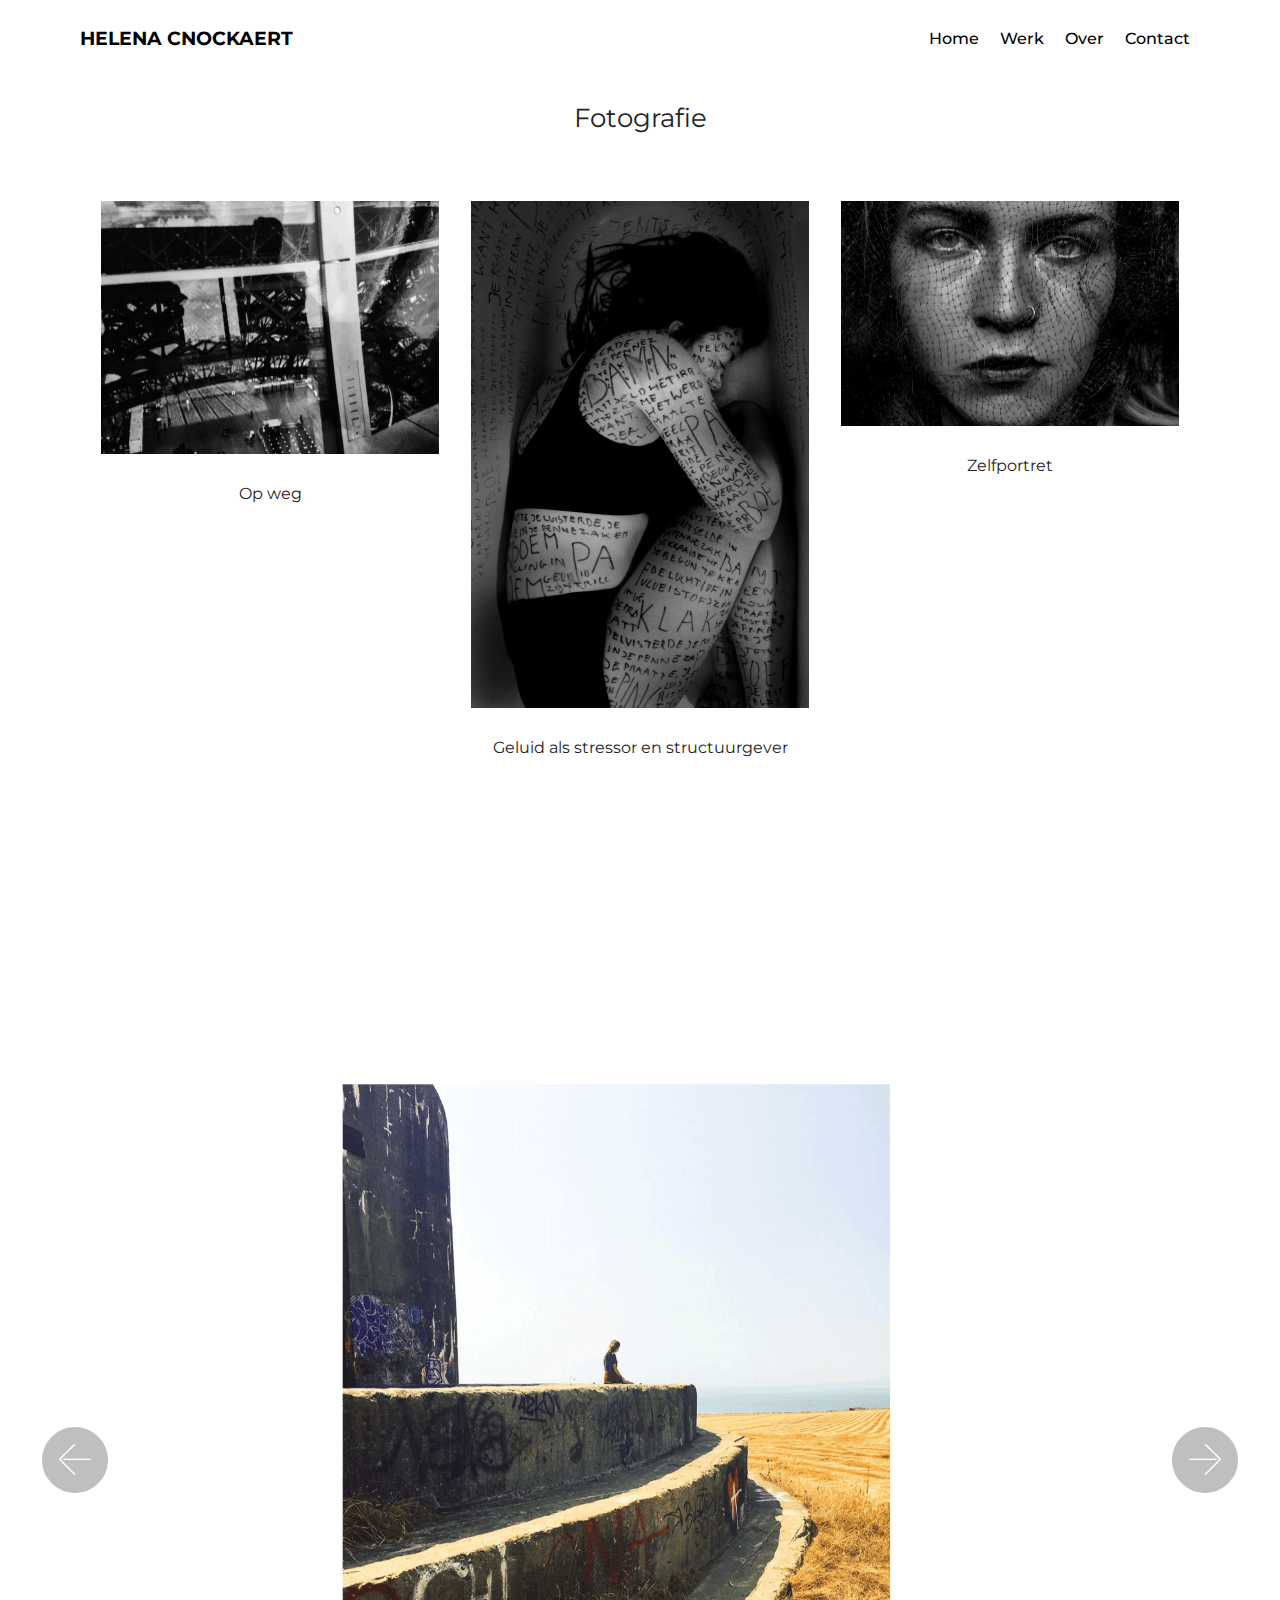
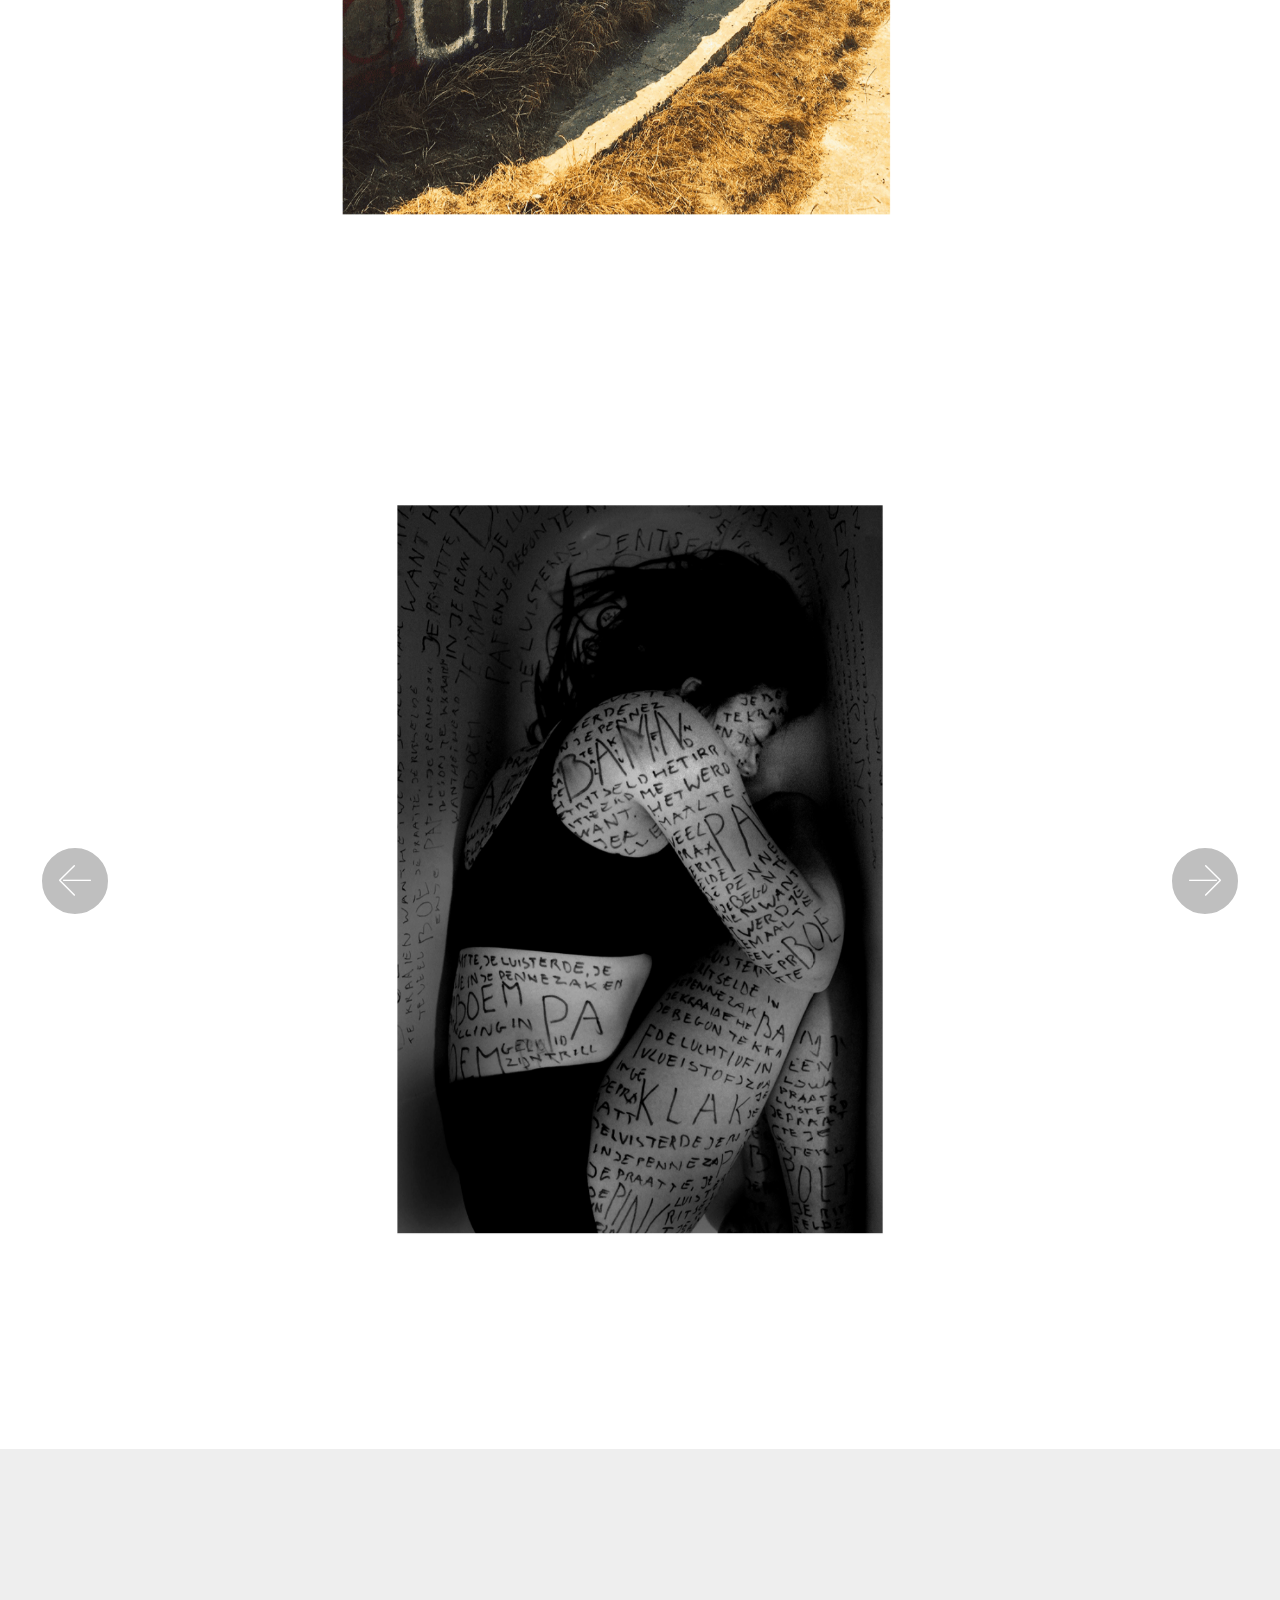
<file: fotografie.html>
<!DOCTYPE html>
<html >
<head>
  <!-- Site made with Mobirise Website Builder v4.8.6, https://mobirise.com -->
  <meta charset="UTF-8">
  <meta http-equiv="X-UA-Compatible" content="IE=edge">
  <meta name="generator" content="Mobirise v4.8.6, mobirise.com">
  <meta name="viewport" content="width=device-width, initial-scale=1, minimum-scale=1">
  <link rel="shortcut icon" href="assets/images/logo2.png" type="image/x-icon">
  <meta name="description" content="Web Site Builder Description">
  <title>Fotografie</title>
  <link rel="stylesheet" href="assets/web/assets/mobirise-icons/mobirise-icons.css">
  <link rel="stylesheet" href="assets/tether/tether.min.css">
  <link rel="stylesheet" href="assets/bootstrap/css/bootstrap.min.css">
  <link rel="stylesheet" href="assets/bootstrap/css/bootstrap-grid.min.css">
  <link rel="stylesheet" href="assets/bootstrap/css/bootstrap-reboot.min.css">
  <link rel="stylesheet" href="assets/dropdown/css/style.css">
  <link rel="stylesheet" href="assets/animatecss/animate.min.css">
  <link rel="stylesheet" href="assets/theme/css/style.css">
  <link rel="stylesheet" href="assets/mobirise/css/mbr-additional.css" type="text/css">
  
  
  
</head>
<body>
  <section class="menu cid-r97T3PBkom" once="menu" id="menu2-2u">

    

    <nav class="navbar navbar-expand beta-menu navbar-dropdown align-items-center navbar-toggleable-sm bg-color transparent">
        <button class="navbar-toggler navbar-toggler-right" type="button" data-toggle="collapse" data-target="#navbarSupportedContent" aria-controls="navbarSupportedContent" aria-expanded="false" aria-label="Toggle navigation">
            <div class="hamburger">
                <span></span>
                <span></span>
                <span></span>
                <span></span>
            </div>
        </button>
        <div class="menu-logo">
            <div class="navbar-brand">
                
                <span class="navbar-caption-wrap"><a class="navbar-caption text-black display-7" href="https://mobirise.co">HELENA CNOCKAERT</a></span>
            </div>
        </div>
        <div class="collapse navbar-collapse" id="navbarSupportedContent">
            <ul class="navbar-nav nav-dropdown nav-right" data-app-modern-menu="true"><li class="nav-item">
                    <a class="nav-link link text-black display-4" href="index.html">Home</a>
                </li>
                <li class="nav-item">
                    <a class="nav-link link text-black display-4" href="werk.html">Werk</a>
                </li><li class="nav-item"><a class="nav-link link text-black display-4" href="over.html">Over</a></li><li class="nav-item"><a class="nav-link link text-black display-4" href="contact.html">Contact</a></li></ul>
            
        </div>
    </nav>
</section>

<section class="engine"><a href="https://mobirise.info/r">free bootstrap template</a></section><section class="mbr-section content5 cid-r9o317pFhC" id="content5-2v">

    

    

    <div class="container">
        <div class="media-container-row">
            <div class="title col-12 col-md-8">
                <h2 class="align-center mbr-bold mbr-white pb-3 mbr-fonts-style display-2"><span style="font-weight: normal;">Fotografie</span></h2>
                
                
                
            </div>
        </div>
    </div>
</section>

<section class="features2 cid-rbDGqvSjlb" id="features2-5q">

    

    
    
    <div class="container">
        <div class="media-container-row">
            <div class="card p-3 col-12 col-md-6 col-lg-4">
                <div class="card-wrapper">
                    <div class="card-img">
                        <a href="fotografie.html#slider1-5t"><img src="assets/images/paris-676x507.jpg" alt="Mobirise" title=""></a>
                    </div>
                    <div class="card-box">
                        <h4 class="card-title pb-3 mbr-fonts-style display-4"><a href="fotografie.html#slider1-5t">Op weg</a></h4>
                        
                    </div>
                </div>
            </div>

            <div class="card p-3 col-12 col-md-6 col-lg-4">
                <div class="card-wrapper">
                    <div class="card-img">
                        <a href="fotografie.html#slider1-60"><img src="assets/images/-mg-6630-676x1014.jpg" alt="Mobirise" title=""></a>
                    </div>
                    <div class="card-box ">
                        <h4 class="card-title pb-3 mbr-fonts-style display-4"><a href="fotografie.html#slider1-60">Geluid als stressor en structuurgever</a></h4>
                        
                    </div>
                </div>
            </div>

            <div class="card p-3 col-12 col-md-6 col-lg-4">
                <div class="card-wrapper">
                    <div class="card-img">
                        <a href="fotografie.html#header2-5y"><img src="assets/images/dsc-01251-recovered-676x451.jpg" alt="Mobirise" title=""></a>
                    </div>
                    <div class="card-box">
                        <h4 class="card-title pb-3 mbr-fonts-style display-4"><a href="fotografie.html#header2-5y">Zelfportret</a></h4>
                        
                    </div>
                </div>
            </div>

            
        </div>
    </div>
</section>

<section class="mbr-section content5 cid-rbDArtHlK7" id="content5-5w">

    

    

    <div class="container">
        <div class="media-container-row">
            <div class="title col-12 col-md-8">
                <h2 class="align-center mbr-bold mbr-white pb-3 mbr-fonts-style display-5"><span style="font-weight: normal;">Op weg</span></h2>
                
                
                
            </div>
        </div>
    </div>
</section>

<section class="carousel slide cid-rbDe2EXDIl" data-interval="false" id="slider1-5t">

    

    <div class="full-screen"><div class="mbr-slider slide carousel" data-pause="true" data-keyboard="false" data-ride="false" data-interval="false"><div class="carousel-inner" role="listbox"><div class="carousel-item slider-fullscreen-image" data-bg-video-slide="false" style="background-image: url(assets/images/paris-1600x1200.jpg);"><div class="container container-slide"><div class="image_wrapper"><img src="assets/images/paris-1600x1200.jpg"><div class="carousel-caption justify-content-center"><div class="col-10 align-center"></div></div></div></div></div><div class="carousel-item slider-fullscreen-image" data-bg-video-slide="false" style="background-image: url(assets/images/dsc-0249kopie-1600x1067.jpg);"><div class="container container-slide"><div class="image_wrapper"><img src="assets/images/dsc-0249kopie-1600x1067.jpg"><div class="carousel-caption justify-content-center"><div class="col-10 align-left"></div></div></div></div></div><div class="carousel-item slider-fullscreen-image active" data-bg-video-slide="false" style="background-image: url(assets/images/kaap-2000x1636.png);"><div class="container container-slide"><div class="image_wrapper"><img src="assets/images/kaap-2000x1636.png"><div class="carousel-caption justify-content-center"><div class="col-10 align-center"></div></div></div></div></div><div class="carousel-item slider-fullscreen-image" data-bg-video-slide="false" style="background-image: url(assets/images/marrakech-1600x1066.jpg);"><div class="container container-slide"><div class="image_wrapper"><img src="assets/images/marrakech-1600x1066.jpg"><div class="carousel-caption justify-content-center"><div class="col-10 align-center"></div></div></div></div></div></div><a data-app-prevent-settings="" class="carousel-control carousel-control-prev" role="button" data-slide="prev" href="#slider1-5t"><span aria-hidden="true" class="mbri-left mbr-iconfont"></span><span class="sr-only">Previous</span></a><a data-app-prevent-settings="" class="carousel-control carousel-control-next" role="button" data-slide="next" href="#slider1-5t"><span aria-hidden="true" class="mbri-right mbr-iconfont"></span><span class="sr-only">Next</span></a></div></div>

</section>

<section class="mbr-section content5 cid-rbDAMRrCan" id="content5-5x">

    

    

    <div class="container">
        <div class="media-container-row">
            <div class="title col-12 col-md-8">
                <h2 class="align-center mbr-bold mbr-white pb-3 mbr-fonts-style display-5"><span style="font-weight: normal;">Geluid als stressor en structuurgever</span></h2>
                
                
                
            </div>
        </div>
    </div>
</section>

<section class="carousel slide cid-rbAnRUROFp" data-interval="false" id="slider1-60">

    

    <div class="full-screen"><div class="mbr-slider slide carousel" data-pause="true" data-keyboard="false" data-ride="false" data-interval="false"><div class="carousel-inner" role="listbox"><div class="carousel-item slider-fullscreen-image active" data-bg-video-slide="false" style="background-image: url(assets/images/formaat-2-2000x1636.png);"><div class="container container-slide"><div class="image_wrapper"><img src="assets/images/formaat-2-2000x1636.png"><div class="carousel-caption justify-content-center"><div class="col-10 align-center"></div></div></div></div></div><div class="carousel-item slider-fullscreen-image" data-bg-video-slide="false" style="background-image: url(assets/images/louisegeluid1-2000x1636.png);"><div class="container container-slide"><div class="image_wrapper"><img src="assets/images/louisegeluid1-2000x1636.png"><div class="carousel-caption justify-content-center"><div class="col-10 align-left"></div></div></div></div></div><div class="carousel-item slider-fullscreen-image" data-bg-video-slide="false" style="background-image: url(assets/images/ijef-2000x1636.png);"><div class="container container-slide"><div class="image_wrapper"><img src="assets/images/ijef-2000x1636.png"><div class="carousel-caption justify-content-center"><div class="col-10 align-right"></div></div></div></div></div><div class="carousel-item slider-fullscreen-image" data-bg-video-slide="false" style="background-image: url(assets/images/jief-2000x1636.png);"><div class="container container-slide"><div class="image_wrapper"><img src="assets/images/jief-2000x1636.png"><div class="carousel-caption justify-content-center"><div class="col-10 align-right"></div></div></div></div></div></div><a data-app-prevent-settings="" class="carousel-control carousel-control-prev" role="button" data-slide="prev" href="#slider1-60"><span aria-hidden="true" class="mbri-left mbr-iconfont"></span><span class="sr-only">Previous</span></a><a data-app-prevent-settings="" class="carousel-control carousel-control-next" role="button" data-slide="next" href="#slider1-60"><span aria-hidden="true" class="mbri-right mbr-iconfont"></span><span class="sr-only">Next</span></a></div></div>

</section>

<section class="mbr-section content5 cid-raTPH8psFE" id="content5-5i">

    

    

    <div class="container">
        <div class="media-container-row">
            <div class="title col-12 col-md-8">
                
                <h3 class="mbr-section-subtitle align-center mbr-light mbr-white pb-3 mbr-fonts-style display-5">Zelfportret</h3>
                
                
            </div>
        </div>
    </div>
</section>

<section class="cid-rbDBaWI4hk mbr-fullscreen mbr-parallax-background" id="header2-5y">

    

    

    <div class="container align-center">
        <div class="row justify-content-md-center">
            <div class="mbr-white col-md-10">
                
                
                
                
            </div>
        </div>
    </div>
    
</section>


  <script src="assets/web/assets/jquery/jquery.min.js"></script>
  <script src="assets/popper/popper.min.js"></script>
  <script src="assets/tether/tether.min.js"></script>
  <script src="assets/bootstrap/js/bootstrap.min.js"></script>
  <script src="assets/smoothscroll/smooth-scroll.js"></script>
  <script src="assets/dropdown/js/script.min.js"></script>
  <script src="assets/touchswipe/jquery.touch-swipe.min.js"></script>
  <script src="assets/parallax/jarallax.min.js"></script>
  <script src="assets/ytplayer/jquery.mb.ytplayer.min.js"></script>
  <script src="assets/vimeoplayer/jquery.mb.vimeo_player.js"></script>
  <script src="assets/bootstrapcarouselswipe/bootstrap-carousel-swipe.js"></script>
  <script src="assets/viewportchecker/jquery.viewportchecker.js"></script>
  <script src="assets/theme/js/script.js"></script>
  <script src="assets/slidervideo/script.js"></script>
  
  
  <input name="animation" type="hidden">
   <div id="scrollToTop" class="scrollToTop mbr-arrow-up"><a style="text-align: center;"><i></i></a></div>
  </body>
</html>
</file>
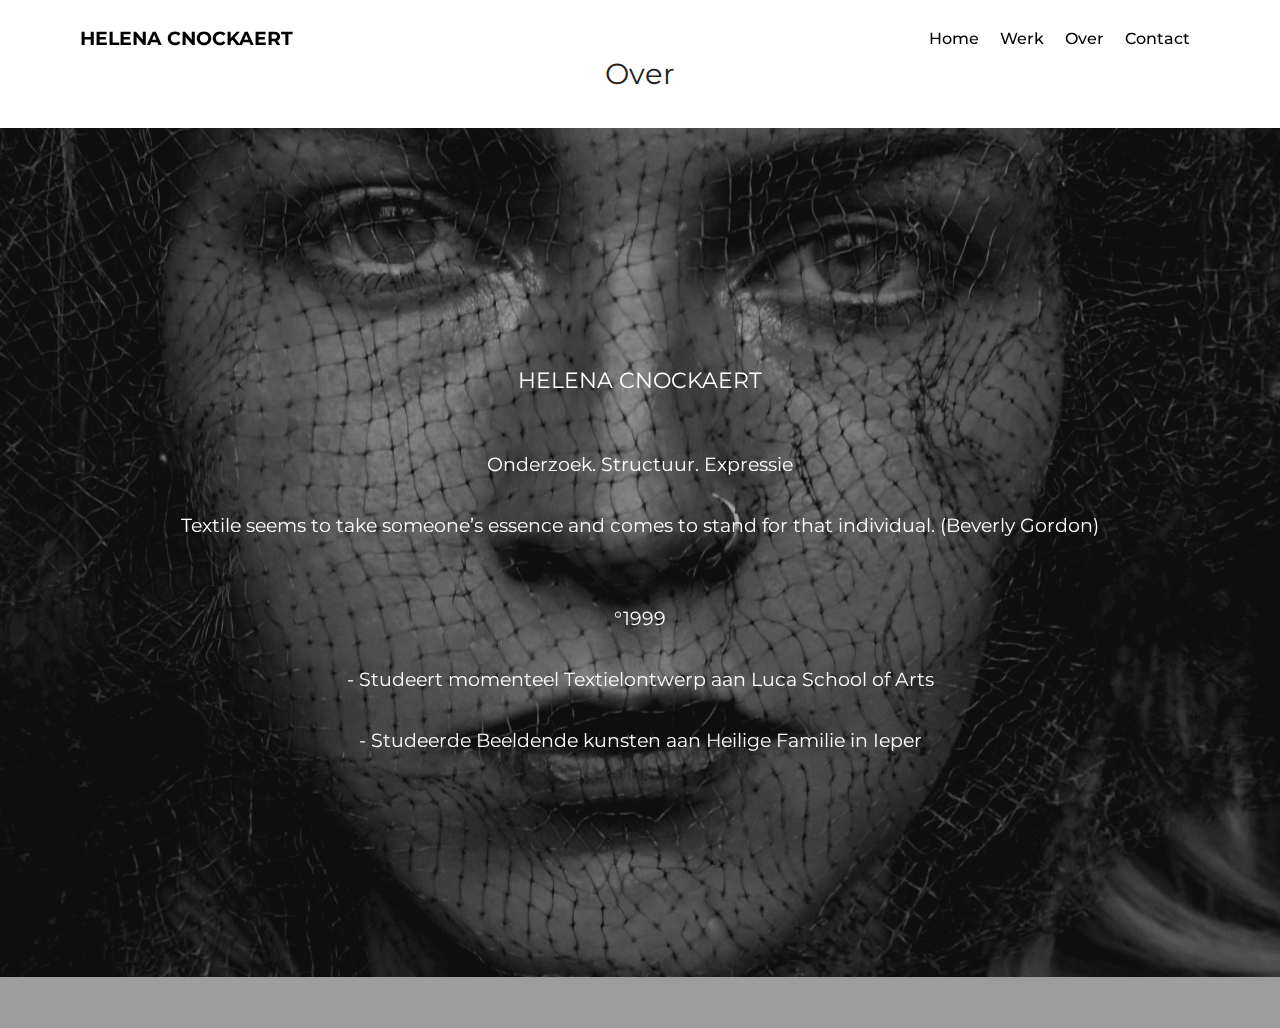
<file: over.html>
<!DOCTYPE html>
<html >
<head>
  <!-- Site made with Mobirise Website Builder v4.8.6, https://mobirise.com -->
  <meta charset="UTF-8">
  <meta http-equiv="X-UA-Compatible" content="IE=edge">
  <meta name="generator" content="Mobirise v4.8.6, mobirise.com">
  <meta name="viewport" content="width=device-width, initial-scale=1, minimum-scale=1">
  <link rel="shortcut icon" href="assets/images/logo2.png" type="image/x-icon">
  <meta name="description" content="Website Builder Description">
  <title>Over</title>
  <link rel="stylesheet" href="assets/web/assets/mobirise-icons/mobirise-icons.css">
  <link rel="stylesheet" href="assets/tether/tether.min.css">
  <link rel="stylesheet" href="assets/bootstrap/css/bootstrap.min.css">
  <link rel="stylesheet" href="assets/bootstrap/css/bootstrap-grid.min.css">
  <link rel="stylesheet" href="assets/bootstrap/css/bootstrap-reboot.min.css">
  <link rel="stylesheet" href="assets/animatecss/animate.min.css">
  <link rel="stylesheet" href="assets/dropdown/css/style.css">
  <link rel="stylesheet" href="assets/theme/css/style.css">
  <link rel="stylesheet" href="assets/mobirise/css/mbr-additional.css" type="text/css">
  
  
  
</head>
<body>
  <section class="menu cid-rbrmOaQBoP" once="menu" id="menu2-5s">

    

    <nav class="navbar navbar-expand beta-menu navbar-dropdown align-items-center navbar-toggleable-sm bg-color transparent">
        <button class="navbar-toggler navbar-toggler-right" type="button" data-toggle="collapse" data-target="#navbarSupportedContent" aria-controls="navbarSupportedContent" aria-expanded="false" aria-label="Toggle navigation">
            <div class="hamburger">
                <span></span>
                <span></span>
                <span></span>
                <span></span>
            </div>
        </button>
        <div class="menu-logo">
            <div class="navbar-brand">
                
                <span class="navbar-caption-wrap"><a class="navbar-caption text-black display-7" href="https://mobirise.co">HELENA CNOCKAERT</a></span>
            </div>
        </div>
        <div class="collapse navbar-collapse" id="navbarSupportedContent">
            <ul class="navbar-nav nav-dropdown nav-right" data-app-modern-menu="true"><li class="nav-item">
                    <a class="nav-link link text-black display-4" href="index.html">Home</a>
                </li>
                <li class="nav-item">
                    <a class="nav-link link text-black display-4" href="werk.html">Werk</a>
                </li><li class="nav-item"><a class="nav-link link text-black display-4" href="over.html">Over</a></li><li class="nav-item"><a class="nav-link link text-black display-4" href="contact.html">Contact</a></li></ul>
            
        </div>
    </nav>
</section>

<section class="engine"><a href="https://mobirise.info/w">free html5 templates</a></section><section class="mbr-section content5 cid-rbrmL9bHur" id="content5-5r">

    

    

    <div class="container">
        <div class="media-container-row">
            <div class="title col-12 col-md-8">
                <h2 class="align-center mbr-bold mbr-white pb-3 mbr-fonts-style display-1"><span style="font-weight: normal;">Over</span></h2>
                
                
                
            </div>
        </div>
    </div>
</section>

<section class="cid-rbmNklrGvK mbr-fullscreen mbr-parallax-background" id="header2-5p">

    

    <div class="mbr-overlay" style="opacity: 0.4; background-color: rgb(35, 35, 35);"></div>

    <div class="container align-center">
        <div class="row justify-content-md-center">
            <div class="mbr-white col-md-10">
                <h1 class="mbr-section-title mbr-bold pb-3 mbr-fonts-style display-5"><span style="font-weight: normal;">
                    HELENA CNOCKAERT</span></h1>
                
                <p class="mbr-text pb-3 mbr-fonts-style display-7"><br>Onderzoek. Structuur. Expressie<br><br>Textile seems to take someone’s essence and comes to stand for that individual. (Beverly Gordon)<br><br><br>°1999<br><br>- Studeert momenteel Textielontwerp aan Luca School of Arts<br><br>- Studeerde Beeldende kunsten aan Heilige Familie in Ieper<br></p>
                
            </div>
        </div>
    </div>
    
</section>


  <script src="assets/web/assets/jquery/jquery.min.js"></script>
  <script src="assets/popper/popper.min.js"></script>
  <script src="assets/tether/tether.min.js"></script>
  <script src="assets/bootstrap/js/bootstrap.min.js"></script>
  <script src="assets/smoothscroll/smooth-scroll.js"></script>
  <script src="assets/touchswipe/jquery.touch-swipe.min.js"></script>
  <script src="assets/viewportchecker/jquery.viewportchecker.js"></script>
  <script src="assets/parallax/jarallax.min.js"></script>
  <script src="assets/dropdown/js/script.min.js"></script>
  <script src="assets/theme/js/script.js"></script>
  
  
  <input name="animation" type="hidden">
   <div id="scrollToTop" class="scrollToTop mbr-arrow-up"><a style="text-align: center;"><i></i></a></div>
  </body>
</html>
</file>
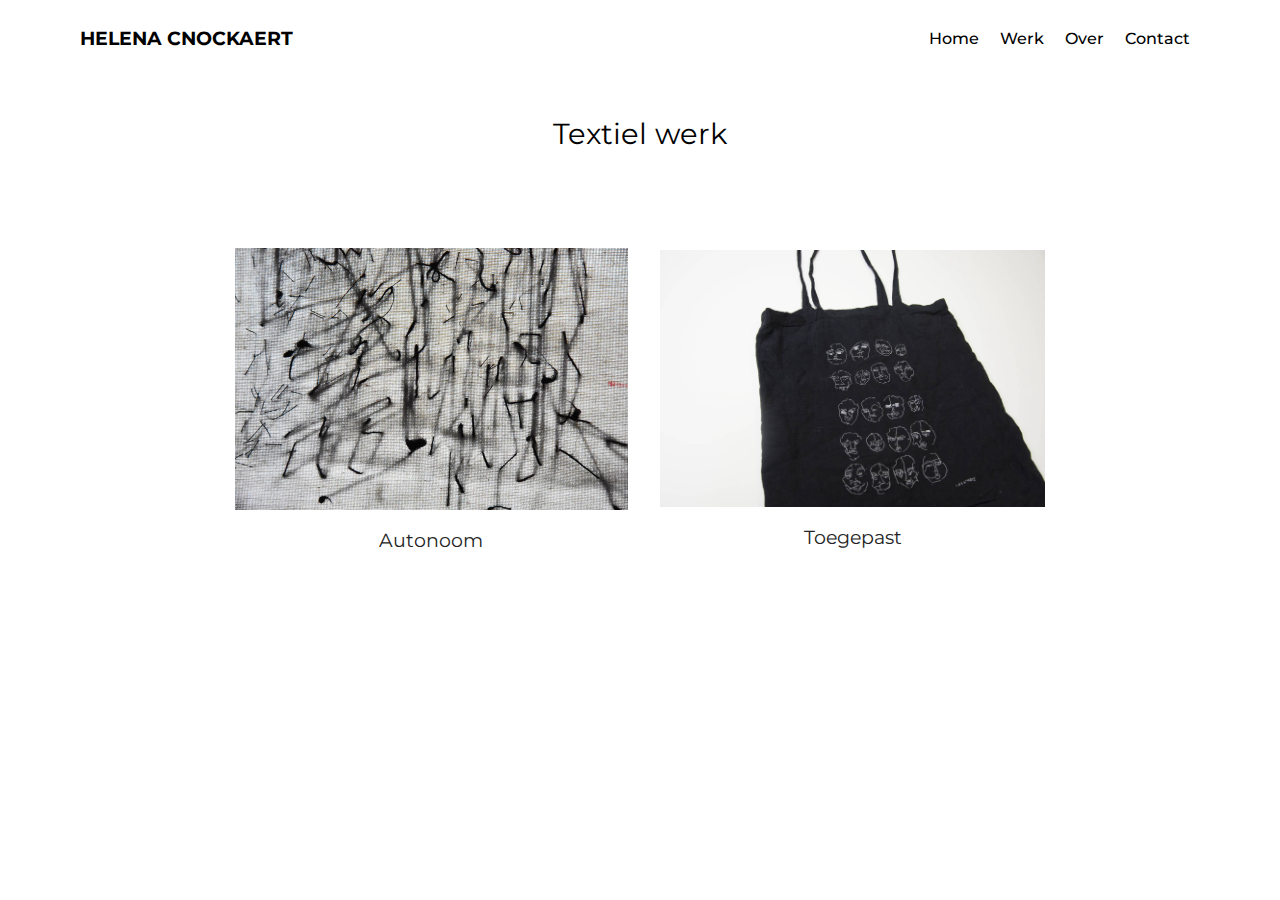
<file: textiel.html>
<!DOCTYPE html>
<html >
<head>
  <!-- Site made with Mobirise Website Builder v4.8.6, https://mobirise.com -->
  <meta charset="UTF-8">
  <meta http-equiv="X-UA-Compatible" content="IE=edge">
  <meta name="generator" content="Mobirise v4.8.6, mobirise.com">
  <meta name="viewport" content="width=device-width, initial-scale=1, minimum-scale=1">
  <link rel="shortcut icon" href="assets/images/logo2.png" type="image/x-icon">
  <meta name="description" content="Web Site Builder Description">
  <title>Textiel</title>
  <link rel="stylesheet" href="assets/web/assets/mobirise-icons/mobirise-icons.css">
  <link rel="stylesheet" href="assets/tether/tether.min.css">
  <link rel="stylesheet" href="assets/bootstrap/css/bootstrap.min.css">
  <link rel="stylesheet" href="assets/bootstrap/css/bootstrap-grid.min.css">
  <link rel="stylesheet" href="assets/bootstrap/css/bootstrap-reboot.min.css">
  <link rel="stylesheet" href="assets/animatecss/animate.min.css">
  <link rel="stylesheet" href="assets/dropdown/css/style.css">
  <link rel="stylesheet" href="assets/theme/css/style.css">
  <link rel="stylesheet" href="assets/mobirise/css/mbr-additional.css" type="text/css">
  
  
  
</head>
<body>
  <section class="menu cid-r9o2o0uUd0" once="menu" id="menu2-2i">

    

    <nav class="navbar navbar-expand beta-menu navbar-dropdown align-items-center navbar-toggleable-sm bg-color transparent">
        <button class="navbar-toggler navbar-toggler-right" type="button" data-toggle="collapse" data-target="#navbarSupportedContent" aria-controls="navbarSupportedContent" aria-expanded="false" aria-label="Toggle navigation">
            <div class="hamburger">
                <span></span>
                <span></span>
                <span></span>
                <span></span>
            </div>
        </button>
        <div class="menu-logo">
            <div class="navbar-brand">
                
                <span class="navbar-caption-wrap"><a class="navbar-caption text-black display-7" href="https://mobirise.co">HELENA CNOCKAERT</a></span>
            </div>
        </div>
        <div class="collapse navbar-collapse" id="navbarSupportedContent">
            <ul class="navbar-nav nav-dropdown nav-right" data-app-modern-menu="true"><li class="nav-item">
                    <a class="nav-link link text-black display-4" href="index.html">Home</a>
                </li>
                <li class="nav-item">
                    <a class="nav-link link text-black display-4" href="werk.html">Werk</a>
                </li><li class="nav-item"><a class="nav-link link text-black display-4" href="over.html">Over</a></li><li class="nav-item"><a class="nav-link link text-black display-4" href="contact.html">Contact</a></li></ul>
            
        </div>
    </nav>
</section>

<section class="engine"><a href="https://mobirise.info/j">website templates</a></section><section class="mbr-section content5 cid-r9o2nXiel9" id="content5-2c">

    

    

    <div class="container">
        <div class="media-container-row">
            <div class="title col-12 col-md-8">
                <h2 class="align-center mbr-bold mbr-white pb-3 mbr-fonts-style display-1"><span style="font-weight: normal;">Textiel werk</span></h2>
                
                
                
            </div>
        </div>
    </div>
</section>

<section class="cid-rarud5ysT9" id="content13-46">
    
    <div class="container">
            <div class="media-container-row" style="width: 73%;">
                <div class="img-item item1" style="width: 106%;">
                    <a href="autonoomtextiel.html"><img src="assets/images/dsc-221-786x524.jpg" alt="" title=""></a>
                    <div class="img-caption">
                        <p class="mbr-fonts-style align-center mbr-black display-7"><a href="autonoomtextiel.html">Autonoom</a></p>
                    </div>
                </div>
                <div class="img-item">
                    <a href="toegepasttextiel.html"><img src="assets/images/dsc-409-1600x1067.jpg" alt="" title=""></a>
                    <div class="img-caption">
                        <p class="mbr-fonts-style align-center mbr-black display-7"><a href="toegepasttextiel.html">Toegepast</a></p>
                    </div>
                </div>
            </div>
    </div>
</section>


  <script src="assets/web/assets/jquery/jquery.min.js"></script>
  <script src="assets/popper/popper.min.js"></script>
  <script src="assets/tether/tether.min.js"></script>
  <script src="assets/bootstrap/js/bootstrap.min.js"></script>
  <script src="assets/viewportchecker/jquery.viewportchecker.js"></script>
  <script src="assets/dropdown/js/script.min.js"></script>
  <script src="assets/touchswipe/jquery.touch-swipe.min.js"></script>
  <script src="assets/smoothscroll/smooth-scroll.js"></script>
  <script src="assets/theme/js/script.js"></script>
  
  
  <input name="animation" type="hidden">
   <div id="scrollToTop" class="scrollToTop mbr-arrow-up"><a style="text-align: center;"><i></i></a></div>
  </body>
</html>
</file>
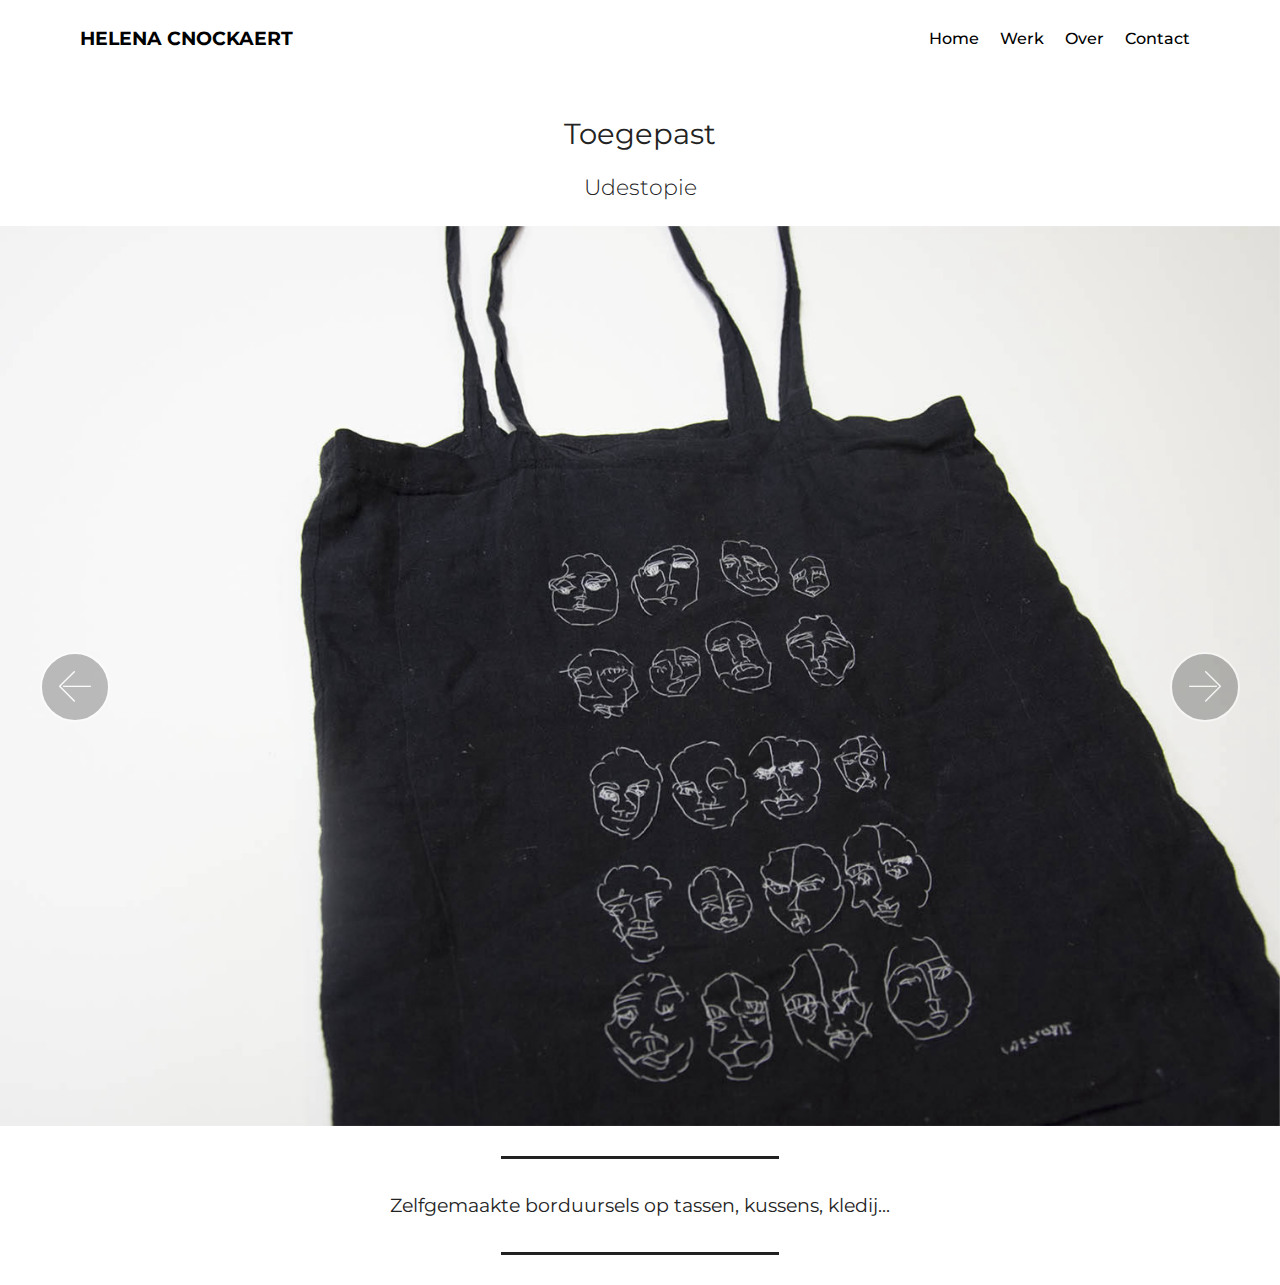
<file: toegepasttextiel.html>
<!DOCTYPE html>
<html >
<head>
  <!-- Site made with Mobirise Website Builder v4.8.6, https://mobirise.com -->
  <meta charset="UTF-8">
  <meta http-equiv="X-UA-Compatible" content="IE=edge">
  <meta name="generator" content="Mobirise v4.8.6, mobirise.com">
  <meta name="viewport" content="width=device-width, initial-scale=1, minimum-scale=1">
  <link rel="shortcut icon" href="assets/images/logo2.png" type="image/x-icon">
  <meta name="description" content="Web Site Builder Description">
  <title>Toegepast textiel</title>
  <link rel="stylesheet" href="assets/web/assets/mobirise-icons/mobirise-icons.css">
  <link rel="stylesheet" href="assets/tether/tether.min.css">
  <link rel="stylesheet" href="assets/bootstrap/css/bootstrap.min.css">
  <link rel="stylesheet" href="assets/bootstrap/css/bootstrap-grid.min.css">
  <link rel="stylesheet" href="assets/bootstrap/css/bootstrap-reboot.min.css">
  <link rel="stylesheet" href="assets/animatecss/animate.min.css">
  <link rel="stylesheet" href="assets/dropdown/css/style.css">
  <link rel="stylesheet" href="assets/theme/css/style.css">
  <link rel="stylesheet" href="assets/mobirise/css/mbr-additional.css" type="text/css">
  
  
  
</head>
<body>
  <section class="menu cid-r9owrXwOdK" once="menu" id="menu2-36">

    

    <nav class="navbar navbar-expand beta-menu navbar-dropdown align-items-center navbar-toggleable-sm bg-color transparent">
        <button class="navbar-toggler navbar-toggler-right" type="button" data-toggle="collapse" data-target="#navbarSupportedContent" aria-controls="navbarSupportedContent" aria-expanded="false" aria-label="Toggle navigation">
            <div class="hamburger">
                <span></span>
                <span></span>
                <span></span>
                <span></span>
            </div>
        </button>
        <div class="menu-logo">
            <div class="navbar-brand">
                
                <span class="navbar-caption-wrap"><a class="navbar-caption text-black display-7" href="https://mobirise.co">HELENA CNOCKAERT</a></span>
            </div>
        </div>
        <div class="collapse navbar-collapse" id="navbarSupportedContent">
            <ul class="navbar-nav nav-dropdown nav-right" data-app-modern-menu="true"><li class="nav-item">
                    <a class="nav-link link text-black display-4" href="index.html">Home</a>
                </li>
                <li class="nav-item">
                    <a class="nav-link link text-black display-4" href="werk.html">Werk</a>
                </li><li class="nav-item"><a class="nav-link link text-black display-4" href="over.html">Over</a></li><li class="nav-item"><a class="nav-link link text-black display-4" href="contact.html">Contact</a></li></ul>
            
        </div>
    </nav>
</section>

<section class="engine"><a href="https://mobirise.info/i">website creation software</a></section><section class="mbr-section content5 cid-r9owrVr6w7" id="content5-32">

    

    

    <div class="container">
        <div class="media-container-row">
            <div class="title col-12 col-md-8">
                <h2 class="align-center mbr-bold mbr-white pb-3 mbr-fonts-style display-1"><span style="font-weight: normal;">Toegepast</span><br></h2>
                <h3 class="mbr-section-subtitle align-center mbr-light mbr-white pb-3 mbr-fonts-style display-5">Udestopie</h3>
                
                
            </div>
        </div>
    </div>
</section>

<section class="carousel slide cid-rbDc0YUOhs" data-interval="false" id="slider1-5s">

    

    <div class="full-screen"><div class="mbr-slider slide carousel" data-pause="true" data-keyboard="false" data-ride="false" data-interval="false"><div class="carousel-inner" role="listbox"><div class="carousel-item slider-fullscreen-image active" data-bg-video-slide="false" style="background-image: url(assets/images/dsc-409-1600x1067.jpg);"><div class="container container-slide"><div class="image_wrapper"><img src="assets/images/dsc-409-1600x1067.jpg"><div class="carousel-caption justify-content-center"><div class="col-10 align-center"></div></div></div></div></div><div class="carousel-item slider-fullscreen-image" data-bg-video-slide="false" style="background-image: url(assets/images/dsc-392-1600x1067.jpg);"><div class="container container-slide"><div class="image_wrapper"><img src="assets/images/dsc-392-1600x1067.jpg"><div class="carousel-caption justify-content-center"><div class="col-10 align-left"></div></div></div></div></div><div class="carousel-item slider-fullscreen-image" data-bg-video-slide="false" style="background-image: url(assets/images/formaat-5-2000x1636.png);"><div class="container container-slide"><div class="image_wrapper"><img src="assets/images/formaat-5-2000x1636.png"><div class="carousel-caption justify-content-center"><div class="col-10 align-right"></div></div></div></div></div><div class="carousel-item slider-fullscreen-image" data-bg-video-slide="false" style="background-image: url(assets/images/dsc-3-2000x1333.jpg);"><div class="container container-slide"><div class="image_wrapper"><img src="assets/images/dsc-3-2000x1333.jpg"><div class="carousel-caption justify-content-center"><div class="col-10 align-right"></div></div></div></div></div></div><a data-app-prevent-settings="" class="carousel-control carousel-control-prev" role="button" data-slide="prev" href="#slider1-5s"><span aria-hidden="true" class="mbri-left mbr-iconfont"></span><span class="sr-only">Previous</span></a><a data-app-prevent-settings="" class="carousel-control carousel-control-next" role="button" data-slide="next" href="#slider1-5s"><span aria-hidden="true" class="mbri-right mbr-iconfont"></span><span class="sr-only">Next</span></a></div></div>

</section>

<section class="mbr-section article content9 cid-rbmzY6WROr" id="content9-5o">
    
     

    <div class="container">
        <div class="inner-container" style="width: 100%;">
            <hr class="line" style="width: 25%;">
            <div class="section-text align-center mbr-fonts-style display-7">Zelfgemaakte borduursels op tassen, kussens, kledij...<br></div>
            <hr class="line" style="width: 25%;">
        </div>
        </div>
</section>


  <script src="assets/web/assets/jquery/jquery.min.js"></script>
  <script src="assets/popper/popper.min.js"></script>
  <script src="assets/tether/tether.min.js"></script>
  <script src="assets/bootstrap/js/bootstrap.min.js"></script>
  <script src="assets/smoothscroll/smooth-scroll.js"></script>
  <script src="assets/viewportchecker/jquery.viewportchecker.js"></script>
  <script src="assets/bootstrapcarouselswipe/bootstrap-carousel-swipe.js"></script>
  <script src="assets/touchswipe/jquery.touch-swipe.min.js"></script>
  <script src="assets/ytplayer/jquery.mb.ytplayer.min.js"></script>
  <script src="assets/vimeoplayer/jquery.mb.vimeo_player.js"></script>
  <script src="assets/dropdown/js/script.min.js"></script>
  <script src="assets/theme/js/script.js"></script>
  <script src="assets/slidervideo/script.js"></script>
  
  
  <input name="animation" type="hidden">
   <div id="scrollToTop" class="scrollToTop mbr-arrow-up"><a style="text-align: center;"><i></i></a></div>
  </body>
</html>
</file>
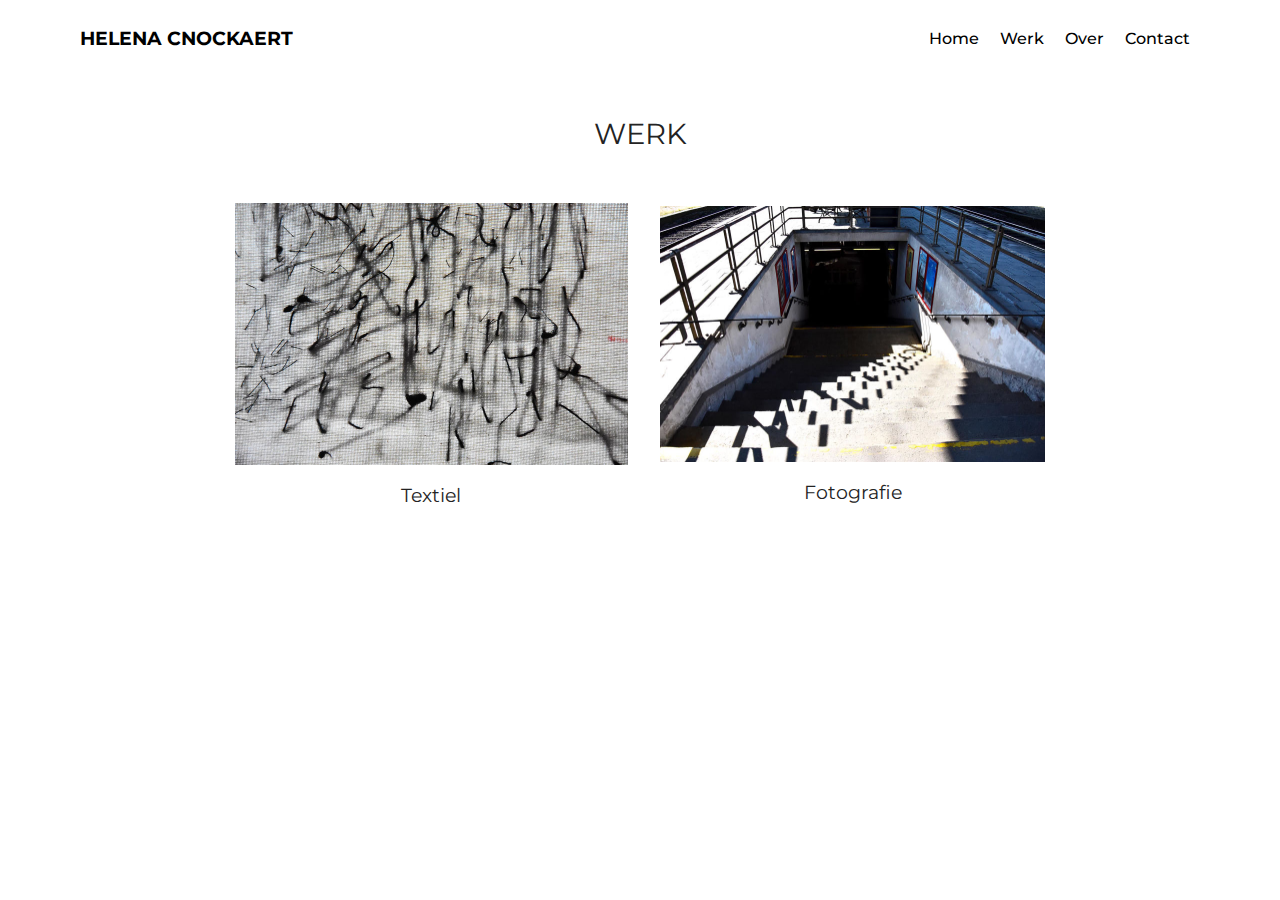
<file: werk.html>
<!DOCTYPE html>
<html >
<head>
  <!-- Site made with Mobirise Website Builder v4.8.6, https://mobirise.com -->
  <meta charset="UTF-8">
  <meta http-equiv="X-UA-Compatible" content="IE=edge">
  <meta name="generator" content="Mobirise v4.8.6, mobirise.com">
  <meta name="viewport" content="width=device-width, initial-scale=1, minimum-scale=1">
  <link rel="shortcut icon" href="assets/images/logo2.png" type="image/x-icon">
  <meta name="description" content="Web Site Builder Description">
  <title>Werk</title>
  <link rel="stylesheet" href="assets/web/assets/mobirise-icons/mobirise-icons.css">
  <link rel="stylesheet" href="assets/tether/tether.min.css">
  <link rel="stylesheet" href="assets/bootstrap/css/bootstrap.min.css">
  <link rel="stylesheet" href="assets/bootstrap/css/bootstrap-grid.min.css">
  <link rel="stylesheet" href="assets/bootstrap/css/bootstrap-reboot.min.css">
  <link rel="stylesheet" href="assets/animatecss/animate.min.css">
  <link rel="stylesheet" href="assets/dropdown/css/style.css">
  <link rel="stylesheet" href="assets/theme/css/style.css">
  <link rel="stylesheet" href="assets/mobirise/css/mbr-additional.css" type="text/css">
  
  
  
</head>
<body>
  <section class="menu cid-r97T3PBkom" once="menu" id="menu2-1f">

    

    <nav class="navbar navbar-expand beta-menu navbar-dropdown align-items-center navbar-toggleable-sm bg-color transparent">
        <button class="navbar-toggler navbar-toggler-right" type="button" data-toggle="collapse" data-target="#navbarSupportedContent" aria-controls="navbarSupportedContent" aria-expanded="false" aria-label="Toggle navigation">
            <div class="hamburger">
                <span></span>
                <span></span>
                <span></span>
                <span></span>
            </div>
        </button>
        <div class="menu-logo">
            <div class="navbar-brand">
                
                <span class="navbar-caption-wrap"><a class="navbar-caption text-black display-7" href="https://mobirise.co">HELENA CNOCKAERT</a></span>
            </div>
        </div>
        <div class="collapse navbar-collapse" id="navbarSupportedContent">
            <ul class="navbar-nav nav-dropdown nav-right" data-app-modern-menu="true"><li class="nav-item">
                    <a class="nav-link link text-black display-4" href="index.html">Home</a>
                </li>
                <li class="nav-item">
                    <a class="nav-link link text-black display-4" href="werk.html">Werk</a>
                </li><li class="nav-item"><a class="nav-link link text-black display-4" href="over.html">Over</a></li><li class="nav-item"><a class="nav-link link text-black display-4" href="contact.html">Contact</a></li></ul>
            
        </div>
    </nav>
</section>

<section class="engine"><a href="https://mobirise.info/h">create a web page for free</a></section><section class="mbr-section content5 cid-r97kM2FGUt" id="content5-k">

    

    

    <div class="container">
        <div class="media-container-row">
            <div class="title col-12 col-md-8">
                <h2 class="align-center mbr-bold mbr-white pb-3 mbr-fonts-style display-1"><span style="font-weight: normal;">WERK</span></h2>
                
                
                
            </div>
        </div>
    </div>
</section>

<section class="cid-r97li6Cye7" id="content13-l">
    
    <div class="container">
            <div class="media-container-row" style="width: 73%;">
                <div class="img-item item1" style="width: 106%;">
                    <a href="textiel.html"><img src="assets/images/dsc-221-786x524.jpg" alt="" title=""></a>
                    <div class="img-caption">
                        <p class="mbr-fonts-style align-center mbr-black display-7"><a href="Textiel.html">Textiel</a></p>
                    </div>
                </div>
                <div class="img-item">
                    <a href="fotografie.html"><img src="assets/images/dsc-0249kopie-770x513.jpg" alt="" title=""></a>
                    <div class="img-caption">
                        <p class="mbr-fonts-style align-center mbr-black display-7"><a href="fotografie.html">Fotografie</a></p>
                    </div>
                </div>
            </div>
    </div>
</section>


  <script src="assets/web/assets/jquery/jquery.min.js"></script>
  <script src="assets/popper/popper.min.js"></script>
  <script src="assets/tether/tether.min.js"></script>
  <script src="assets/bootstrap/js/bootstrap.min.js"></script>
  <script src="assets/viewportchecker/jquery.viewportchecker.js"></script>
  <script src="assets/dropdown/js/script.min.js"></script>
  <script src="assets/touchswipe/jquery.touch-swipe.min.js"></script>
  <script src="assets/smoothscroll/smooth-scroll.js"></script>
  <script src="assets/theme/js/script.js"></script>
  
  
  <input name="animation" type="hidden">
   <div id="scrollToTop" class="scrollToTop mbr-arrow-up"><a style="text-align: center;"><i></i></a></div>
  </body>
</html>
</file>
<file: assets/web/assets/mobirise-icons/mobirise-icons.css>
@font-face {
  font-family: 'MobiriseIcons';
  src:  url('mobirise-icons.eot?spat4u');
  src:  url('mobirise-icons.eot?spat4u#iefix') format('embedded-opentype'),
    url('mobirise-icons.ttf?spat4u') format('truetype'),
    url('mobirise-icons.woff?spat4u') format('woff'),
    url('mobirise-icons.svg?spat4u#MobiriseIcons') format('svg');
  font-weight: normal;
  font-style: normal;
}

[class^="mbri-"], [class*=" mbri-"] {
  /* use !important to prevent issues with browser extensions that change fonts */
  font-family: MobiriseIcons !important;
  speak: none;
  font-style: normal;
  font-weight: normal;
  font-variant: normal;
  text-transform: none;
  line-height: 1;

  /* Better Font Rendering =========== */
  -webkit-font-smoothing: antialiased;
  -moz-osx-font-smoothing: grayscale;
}

.mbri-add-submenu:before {
  content: "\e900";
}
.mbri-alert:before {
  content: "\e901";
}
.mbri-align-center:before {
  content: "\e902";
}
.mbri-align-justify:before {
  content: "\e903";
}
.mbri-align-left:before {
  content: "\e904";
}
.mbri-align-right:before {
  content: "\e905";
}
.mbri-android:before {
  content: "\e906";
}
.mbri-apple:before {
  content: "\e907";
}
.mbri-arrow-down:before {
  content: "\e908";
}
.mbri-arrow-next:before {
  content: "\e909";
}
.mbri-arrow-prev:before {
  content: "\e90a";
}
.mbri-arrow-up:before {
  content: "\e90b";
}
.mbri-bold:before {
  content: "\e90c";
}
.mbri-bookmark:before {
  content: "\e90d";
}
.mbri-bootstrap:before {
  content: "\e90e";
}
.mbri-briefcase:before {
  content: "\e90f";
}
.mbri-browse:before {
  content: "\e910";
}
.mbri-bulleted-list:before {
  content: "\e911";
}
.mbri-calendar:before {
  content: "\e912";
}
.mbri-camera:before {
  content: "\e913";
}
.mbri-cart-add:before {
  content: "\e914";
}
.mbri-cart-full:before {
  content: "\e915";
}
.mbri-cash:before {
  content: "\e916";
}
.mbri-change-style:before {
  content: "\e917";
}
.mbri-chat:before {
  content: "\e918";
}
.mbri-clock:before {
  content: "\e919";
}
.mbri-close:before {
  content: "\e91a";
}
.mbri-cloud:before {
  content: "\e91b";
}
.mbri-code:before {
  content: "\e91c";
}
.mbri-contact-form:before {
  content: "\e91d";
}
.mbri-credit-card:before {
  content: "\e91e";
}
.mbri-cursor-click:before {
  content: "\e91f";
}
.mbri-cust-feedback:before {
  content: "\e920";
}
.mbri-database:before {
  content: "\e921";
}
.mbri-delivery:before {
  content: "\e922";
}
.mbri-desktop:before {
  content: "\e923";
}
.mbri-devices:before {
  content: "\e924";
}
.mbri-down:before {
  content: "\e925";
}
.mbri-download:before {
  content: "\e989";
}
.mbri-drag-n-drop:before {
  content: "\e927";
}
.mbri-drag-n-drop2:before {
  content: "\e928";
}
.mbri-edit:before {
  content: "\e929";
}
.mbri-edit2:before {
  content: "\e92a";
}
.mbri-error:before {
  content: "\e92b";
}
.mbri-extension:before {
  content: "\e92c";
}
.mbri-features:before {
  content: "\e92d";
}
.mbri-file:before {
  content: "\e92e";
}
.mbri-flag:before {
  content: "\e92f";
}
.mbri-folder:before {
  content: "\e930";
}
.mbri-gift:before {
  content: "\e931";
}
.mbri-github:before {
  content: "\e932";
}
.mbri-globe:before {
  content: "\e933";
}
.mbri-globe-2:before {
  content: "\e934";
}
.mbri-growing-chart:before {
  content: "\e935";
}
.mbri-hearth:before {
  content: "\e936";
}
.mbri-help:before {
  content: "\e937";
}
.mbri-home:before {
  content: "\e938";
}
.mbri-hot-cup:before {
  content: "\e939";
}
.mbri-idea:before {
  content: "\e93a";
}
.mbri-image-gallery:before {
  content: "\e93b";
}
.mbri-image-slider:before {
  content: "\e93c";
}
.mbri-info:before {
  content: "\e93d";
}
.mbri-italic:before {
  content: "\e93e";
}
.mbri-key:before {
  content: "\e93f";
}
.mbri-laptop:before {
  content: "\e940";
}
.mbri-layers:before {
  content: "\e941";
}
.mbri-left-right:before {
  content: "\e942";
}
.mbri-left:before {
  content: "\e943";
}
.mbri-letter:before {
  content: "\e944";
}
.mbri-like:before {
  content: "\e945";
}
.mbri-link:before {
  content: "\e946";
}
.mbri-lock:before {
  content: "\e947";
}
.mbri-login:before {
  content: "\e948";
}
.mbri-logout:before {
  content: "\e949";
}
.mbri-magic-stick:before {
  content: "\e94a";
}
.mbri-map-pin:before {
  content: "\e94b";
}
.mbri-menu:before {
  content: "\e94c";
}
.mbri-mobile:before {
  content: "\e94d";
}
.mbri-mobile2:before {
  content: "\e94e";
}
.mbri-mobirise:before {
  content: "\e94f";
}
.mbri-more-horizontal:before {
  content: "\e950";
}
.mbri-more-vertical:before {
  content: "\e951";
}
.mbri-music:before {
  content: "\e952";
}
.mbri-new-file:before {
  content: "\e953";
}
.mbri-numbered-list:before {
  content: "\e954";
}
.mbri-opened-folder:before {
  content: "\e955";
}
.mbri-pages:before {
  content: "\e956";
}
.mbri-paper-plane:before {
  content: "\e957";
}
.mbri-paperclip:before {
  content: "\e958";
}
.mbri-photo:before {
  content: "\e959";
}
.mbri-photos:before {
  content: "\e95a";
}
.mbri-pin:before {
  content: "\e95b";
}
.mbri-play:before {
  content: "\e95c";
}
.mbri-plus:before {
  content: "\e95d";
}
.mbri-preview:before {
  content: "\e95e";
}
.mbri-print:before {
  content: "\e95f";
}
.mbri-protect:before {
  content: "\e960";
}
.mbri-question:before {
  content: "\e961";
}
.mbri-quote-left:before {
  content: "\e962";
}
.mbri-quote-right:before {
  content: "\e963";
}
.mbri-refresh:before {
  content: "\e964";
}
.mbri-responsive:before {
  content: "\e965";
}
.mbri-right:before {
  content: "\e966";
}
.mbri-rocket:before {
  content: "\e967";
}
.mbri-sad-face:before {
  content: "\e968";
}
.mbri-sale:before {
  content: "\e969";
}
.mbri-save:before {
  content: "\e96a";
}
.mbri-search:before {
  content: "\e96b";
}
.mbri-setting:before {
  content: "\e96c";
}
.mbri-setting2:before {
  content: "\e96d";
}
.mbri-setting3:before {
  content: "\e96e";
}
.mbri-share:before {
  content: "\e96f";
}
.mbri-shopping-bag:before {
  content: "\e970";
}
.mbri-shopping-basket:before {
  content: "\e971";
}
.mbri-shopping-cart:before {
  content: "\e972";
}
.mbri-sites:before {
  content: "\e973";
}
.mbri-smile-face:before {
  content: "\e974";
}
.mbri-speed:before {
  content: "\e975";
}
.mbri-star:before {
  content: "\e976";
}
.mbri-success:before {
  content: "\e977";
}
.mbri-sun:before {
  content: "\e978";
}
.mbri-sun2:before {
  content: "\e979";
}
.mbri-tablet:before {
  content: "\e97a";
}
.mbri-tablet-vertical:before {
  content: "\e97b";
}
.mbri-target:before {
  content: "\e97c";
}
.mbri-timer:before {
  content: "\e97d";
}
.mbri-to-ftp:before {
  content: "\e97e";
}
.mbri-to-local-drive:before {
  content: "\e97f";
}
.mbri-touch-swipe:before {
  content: "\e980";
}
.mbri-touch:before {
  content: "\e981";
}
.mbri-trash:before {
  content: "\e982";
}
.mbri-underline:before {
  content: "\e983";
}
.mbri-unlink:before {
  content: "\e984";
}
.mbri-unlock:before {
  content: "\e985";
}
.mbri-up-down:before {
  content: "\e986";
}
.mbri-up:before {
  content: "\e987";
}
.mbri-update:before {
  content: "\e988";
}
.mbri-upload:before {
 content: "\e926"; 
}
.mbri-user:before {
  content: "\e98a";
}
.mbri-user2:before {
  content: "\e98b";
}
.mbri-users:before {
  content: "\e98c";
}
.mbri-video:before {
  content: "\e98d";
}
.mbri-video-play:before {
  content: "\e98e";
}
.mbri-watch:before {
  content: "\e98f";
}
.mbri-website-theme:before {
  content: "\e990";
}
.mbri-wifi:before {
  content: "\e991";
}
.mbri-windows:before {
  content: "\e992";
}
.mbri-zoom-out:before {
  content: "\e993";
}
.mbri-redo:before {
  content: "\e994";
}
.mbri-undo:before {
  content: "\e995";
}
</file>
<file: assets/dropdown/css/style.css>
.navbar-dropdown {
  left: 0;
  padding: 0;
  position: absolute;
  right: 0;
  top: 0;
  transition: all 0.45s ease;
  z-index: 1030;
  background: #282828; }
  .navbar-dropdown .navbar-logo {
    margin-right: 0.8rem;
    transition: margin 0.3s ease-in-out;
    vertical-align: middle; }
    .navbar-dropdown .navbar-logo img {
      height: 3.125rem;
      transition: all 0.3s ease-in-out; }
    .navbar-dropdown .navbar-logo.mbr-iconfont {
      font-size: 3.125rem;
      line-height: 3.125rem; }
  .navbar-dropdown .navbar-caption {
    font-weight: 700;
    white-space: normal;
    vertical-align: -4px;
    line-height: 3.125rem !important; }
    .navbar-dropdown .navbar-caption, .navbar-dropdown .navbar-caption:hover {
      color: inherit;
      text-decoration: none; }
  .navbar-dropdown .mbr-iconfont + .navbar-caption {
    vertical-align: -1px; }
  .navbar-dropdown.navbar-fixed-top {
    position: fixed; }
  .navbar-dropdown .navbar-brand span {
    vertical-align: -4px; }
  .navbar-dropdown.bg-color.transparent {
    background: none; }
  .navbar-dropdown.navbar-short .navbar-brand {
    padding: 0.625rem 0; }
    .navbar-dropdown.navbar-short .navbar-brand span {
      vertical-align: -1px; }
  .navbar-dropdown.navbar-short .navbar-caption {
    line-height: 2.375rem !important;
    vertical-align: -2px; }
  .navbar-dropdown.navbar-short .navbar-logo {
    margin-right: 0.5rem; }
    .navbar-dropdown.navbar-short .navbar-logo img {
      height: 2.375rem; }
    .navbar-dropdown.navbar-short .navbar-logo.mbr-iconfont {
      font-size: 2.375rem;
      line-height: 2.375rem; }
  .navbar-dropdown.navbar-short .mbr-table-cell {
    height: 3.625rem; }
  .navbar-dropdown .navbar-close {
    left: 0.6875rem;
    position: fixed;
    top: 0.75rem;
    z-index: 1000; }
  .navbar-dropdown .hamburger-icon {
    content: "";
    display: inline-block;
    vertical-align: middle;
    width: 16px;
    -webkit-box-shadow: 0 -6px 0 1px #282828,0 0 0 1px #282828,0 6px 0 1px #282828;
    -moz-box-shadow: 0 -6px 0 1px #282828,0 0 0 1px #282828,0 6px 0 1px #282828;
    box-shadow: 0 -6px 0 1px #282828,0 0 0 1px #282828,0 6px 0 1px #282828; }

.dropdown-menu .dropdown-toggle[data-toggle="dropdown-submenu"]::after {
  border-bottom: 0.35em solid transparent;
  border-left: 0.35em solid;
  border-right: 0;
  border-top: 0.35em solid transparent;
  margin-left: 0.3rem; }

.dropdown-menu .dropdown-item:focus {
  outline: 0; }

.nav-dropdown {
  font-size: 0.75rem;
  font-weight: 500;
  height: auto !important; }
  .nav-dropdown .nav-btn {
    padding-left: 1rem; }
  .nav-dropdown .link {
    margin: .667em 1.667em;
    font-weight: 500;
    padding: 0;
    transition: color .2s ease-in-out; }
    .nav-dropdown .link.dropdown-toggle {
      margin-right: 2.583em; }
      .nav-dropdown .link.dropdown-toggle::after {
        margin-left: .25rem;
        border-top: 0.35em solid;
        border-right: 0.35em solid transparent;
        border-left: 0.35em solid transparent;
        border-bottom: 0; }
      .nav-dropdown .link.dropdown-toggle[aria-expanded="true"] {
        margin: 0;
        padding: 0.667em 3.263em  0.667em 1.667em; }
  .nav-dropdown .link::after,
  .nav-dropdown .dropdown-item::after {
    color: inherit; }
  .nav-dropdown .btn {
    font-size: 0.75rem;
    font-weight: 700;
    letter-spacing: 0;
    margin-bottom: 0;
    padding-left: 1.25rem;
    padding-right: 1.25rem; }
  .nav-dropdown .dropdown-menu {
    border-radius: 0;
    border: 0;
    left: 0;
    margin: 0;
    padding-bottom: 1.25rem;
    padding-top: 1.25rem;
    position: relative; }
  .nav-dropdown .dropdown-submenu {
    margin-left: 0.125rem;
    top: 0; }
  .nav-dropdown .dropdown-item {
    font-weight: 500;
    line-height: 2;
    padding: 0.3846em 4.615em 0.3846em 1.5385em;
    position: relative;
    transition: color .2s ease-in-out, background-color .2s ease-in-out; }
    .nav-dropdown .dropdown-item::after {
      margin-top: -0.3077em;
      position: absolute;
      right: 1.1538em;
      top: 50%; }
    .nav-dropdown .dropdown-item:focus, .nav-dropdown .dropdown-item:hover {
      background: none; }

@media (max-width: 767px) {
  .nav-dropdown.navbar-toggleable-sm {
    bottom: 0;
    display: none;
    left: 0;
    overflow-x: hidden;
    position: fixed;
    top: 0;
    transform: translateX(-100%);
    -ms-transform: translateX(-100%);
    -webkit-transform: translateX(-100%);
    width: 18.75rem;
    z-index: 999; } }
.nav-dropdown.navbar-toggleable-xl {
  bottom: 0;
  display: none;
  left: 0;
  overflow-x: hidden;
  position: fixed;
  top: 0;
  transform: translateX(-100%);
  -ms-transform: translateX(-100%);
  -webkit-transform: translateX(-100%);
  width: 18.75rem;
  z-index: 999; }

.nav-dropdown-sm {
  display: block !important;
  overflow-x: hidden;
  overflow: auto;
  padding-top: 3.875rem; }
  .nav-dropdown-sm::after {
    content: "";
    display: block;
    height: 3rem;
    width: 100%; }
  .nav-dropdown-sm.collapse.in ~ .navbar-close {
    display: block !important; }
  .nav-dropdown-sm.collapsing, .nav-dropdown-sm.collapse.in {
    transform: translateX(0);
    -ms-transform: translateX(0);
    -webkit-transform: translateX(0);
    transition: all 0.25s ease-out;
    -webkit-transition: all 0.25s ease-out;
    background: #282828; }
  .nav-dropdown-sm.collapsing[aria-expanded="false"] {
    transform: translateX(-100%);
    -ms-transform: translateX(-100%);
    -webkit-transform: translateX(-100%); }
  .nav-dropdown-sm .nav-item {
    display: block;
    margin-left: 0 !important;
    padding-left: 0; }
  .nav-dropdown-sm .link,
  .nav-dropdown-sm .dropdown-item {
    border-top: 1px dotted rgba(255, 255, 255, 0.1);
    font-size: 0.8125rem;
    line-height: 1.6;
    margin: 0 !important;
    padding: 0.875rem 2.4rem 0.875rem 1.5625rem !important;
    position: relative;
    white-space: normal; }
    .nav-dropdown-sm .link:focus, .nav-dropdown-sm .link:hover,
    .nav-dropdown-sm .dropdown-item:focus,
    .nav-dropdown-sm .dropdown-item:hover {
      background: rgba(0, 0, 0, 0.2) !important;
      color: #c0a375; }
  .nav-dropdown-sm .nav-btn {
    position: relative;
    padding: 1.5625rem 1.5625rem 0 1.5625rem; }
    .nav-dropdown-sm .nav-btn::before {
      border-top: 1px dotted rgba(255, 255, 255, 0.1);
      content: "";
      left: 0;
      position: absolute;
      top: 0;
      width: 100%; }
    .nav-dropdown-sm .nav-btn + .nav-btn {
      padding-top: 0.625rem; }
      .nav-dropdown-sm .nav-btn + .nav-btn::before {
        display: none; }
  .nav-dropdown-sm .btn {
    padding: 0.625rem 0; }
  .nav-dropdown-sm .dropdown-toggle[data-toggle="dropdown-submenu"]::after {
    margin-left: .25rem;
    border-top: 0.35em solid;
    border-right: 0.35em solid transparent;
    border-left: 0.35em solid transparent;
    border-bottom: 0; }
  .nav-dropdown-sm .dropdown-toggle[data-toggle="dropdown-submenu"][aria-expanded="true"]::after {
    border-top: 0;
    border-right: 0.35em solid transparent;
    border-left: 0.35em solid transparent;
    border-bottom: 0.35em solid; }
  .nav-dropdown-sm .dropdown-menu {
    margin: 0;
    padding: 0;
    position: relative;
    top: 0;
    left: 0;
    width: 100%;
    border: 0;
    float: none;
    border-radius: 0;
    background: none; }
  .nav-dropdown-sm .dropdown-submenu {
    left: 100%;
    margin-left: 0.125rem;
    margin-top: -1.25rem;
    top: 0; }

.navbar-toggleable-sm .nav-dropdown .dropdown-menu {
  position: absolute; }

.navbar-toggleable-sm .nav-dropdown .dropdown-submenu {
  left: 100%;
  margin-left: 0.125rem;
  margin-top: -1.25rem;
  top: 0; }

.navbar-toggleable-sm.opened .nav-dropdown .dropdown-menu {
  position: relative; }

.navbar-toggleable-sm.opened .nav-dropdown .dropdown-submenu {
  left: 0;
  margin-left: 00rem;
  margin-top: 0rem;
  top: 0; }

.is-builder .nav-dropdown.collapsing {
  transition: none !important; }

/*# sourceMappingURL=style.css.map */
</file>
<file: assets/theme/css/style.css>
/*!
 * Mobirise v4 theme (https://mobirise.com/)
 * Copyright 2017 Mobirise
 */section{background-color:#eeeeee}section,.container,.container-fluid{position:relative;word-wrap:break-word}a.mbr-iconfont:hover{text-decoration:none}.article .lead p,.article .lead ul,.article .lead ol,.article .lead pre,.article .lead blockquote{margin-bottom:0}a{font-style:normal;font-weight:400;cursor:pointer}a,a:hover{text-decoration:none}figure{margin-bottom:0}body{color:#232323}h1,h2,h3,h4,h5,h6,.h1,.h2,.h3,.h4,.h5,.h6,.display-1,.display-2,.display-3,.display-4{line-height:1;word-break:break-word;word-wrap:break-word}b,strong{font-weight:bold}blockquote{padding:10px 0 10px 20px;position:relative;border-left:2px solid;border-color:#ff3366}input:-webkit-autofill,input:-webkit-autofill:hover,input:-webkit-autofill:focus,input:-webkit-autofill:active{transition-delay:9999s;transition-property:background-color, color}textarea[type="hidden"]{display:none}body{position:relative}section{background-position:50% 50%;background-repeat:no-repeat;background-size:cover}section .mbr-background-video,section .mbr-background-video-preview{position:absolute;bottom:0;left:0;right:0;top:0}.hidden{visibility:hidden}.mbr-z-index20{z-index:20}/*! Base colors */.mbr-white{color:#ffffff}.mbr-black{color:#000000}.mbr-bg-white{background-color:#ffffff}.mbr-bg-black{background-color:#000000}/*! Text-aligns */.align-left{text-align:left}.align-center{text-align:center}.align-right{text-align:right}@media (max-width: 767px){.align-left,.align-center,.align-right,.mbr-section-btn,.mbr-section-title{text-align:center}}/*! Font-weight  */.mbr-light{font-weight:300}.mbr-regular{font-weight:400}.mbr-semibold{font-weight:500}.mbr-bold{font-weight:700}/*! Media  */.media-size-item{-webkit-flex:1 1 auto;-moz-flex:1 1 auto;-ms-flex:1 1 auto;-o-flex:1 1 auto;flex:1 1 auto}.media-content{-webkit-flex-basis:100%;flex-basis:100%}.media-container-row{display:-ms-flexbox;display:-webkit-flex;display:flex;-webkit-flex-direction:row;-ms-flex-direction:row;flex-direction:row;-webkit-flex-wrap:wrap;-ms-flex-wrap:wrap;flex-wrap:wrap;-webkit-justify-content:center;-ms-flex-pack:center;justify-content:center;-webkit-align-content:center;-ms-flex-line-pack:center;align-content:center;-webkit-align-items:start;-ms-flex-align:start;align-items:start}.media-container-row .media-size-item{width:400px}.media-container-column{display:-ms-flexbox;display:-webkit-flex;display:flex;-webkit-flex-direction:column;-ms-flex-direction:column;flex-direction:column;-webkit-flex-wrap:wrap;-ms-flex-wrap:wrap;flex-wrap:wrap;-webkit-justify-content:center;-ms-flex-pack:center;justify-content:center;-webkit-align-content:center;-ms-flex-line-pack:center;align-content:center;-webkit-align-items:stretch;-ms-flex-align:stretch;align-items:stretch}.media-container-column>*{width:100%}@media (min-width: 992px){.media-container-row{-webkit-flex-wrap:nowrap;-ms-flex-wrap:nowrap;flex-wrap:nowrap}}figure{overflow:hidden}figure[mbr-media-size]{transition:width 0.1s}.mbr-figure img,.mbr-figure iframe{display:block;width:100%}.card{background-color:transparent;border:none}.card-img{text-align:center;flex-shrink:0;-webkit-flex-shrink:0}.media{max-width:100%;margin:0 auto}.mbr-figure{-ms-flex-item-align:center;-ms-grid-row-align:center;-webkit-align-self:center;align-self:center}.media-container>div{max-width:100%}.mbr-figure img,.card-img img{width:100%}@media (max-width: 991px){.media-size-item{width:auto !important}.media{width:auto}.mbr-figure{width:100% !important}}/*! Buttons */.mbr-section-btn{margin-left:-.25rem;margin-right:-.25rem;font-size:0}nav .mbr-section-btn{margin-left:0rem;margin-right:0rem}/*! Btn icon margin */.btn .mbr-iconfont,.btn.btn-sm .mbr-iconfont{cursor:pointer;margin-right:0.5rem}.btn.btn-md .mbr-iconfont,.btn.btn-md .mbr-iconfont{margin-right:0.8rem}.mbr-regular{font-weight:400}.mbr-semibold{font-weight:500}.mbr-bold{font-weight:700}[type="submit"]{-webkit-appearance:none}/*! Full-screen */.mbr-fullscreen .mbr-overlay{min-height:100vh}.mbr-fullscreen{display:flex;display:-webkit-flex;display:-moz-flex;display:-ms-flex;display:-o-flex;align-items:center;-webkit-align-items:center;min-height:100vh;padding-top:3rem;padding-bottom:3rem}/*! Map */.map{height:25rem;position:relative}.map iframe{width:100%;height:100%}.form-asterisk{font-family:initial;position:absolute;top:-2px;font-weight:normal}/*! Scroll to top arrow */.mbr-arrow-up{bottom:25px;right:90px;position:fixed;text-align:right;z-index:5000;color:#ffffff;font-size:32px;transform:rotate(180deg);-webkit-transform:rotate(180deg)}.mbr-arrow-up a{background:rgba(0,0,0,0.2);border-radius:3px;color:#fff;display:inline-block;height:60px;width:60px;outline-style:none !important;position:relative;text-decoration:none;transition:all .3s ease-in-out;cursor:pointer;text-align:center}.mbr-arrow-up a:hover{background-color:rgba(0,0,0,0.4)}.mbr-arrow-up a i{line-height:60px}.mbr-arrow-up-icon{display:block;color:#fff}.mbr-arrow-up-icon::before{content:"\203a";display:inline-block;font-family:serif;font-size:32px;line-height:1;font-style:normal;position:relative;top:6px;left:-4px;-webkit-transform:rotate(-90deg);transform:rotate(-90deg)}/*! Arrow Down */.mbr-arrow{position:absolute;bottom:45px;left:50%;width:60px;height:60px;cursor:pointer;background-color:rgba(80,80,80,0.5);border-radius:50%;-webkit-transform:translateX(-50%);transform:translateX(-50%)}.mbr-arrow>a{display:inline-block;text-decoration:none;outline-style:none;-webkit-animation:arrowdown 1.7s ease-in-out infinite;animation:arrowdown 1.7s ease-in-out infinite}.mbr-arrow>a>i{position:absolute;top:-2px;left:15px;font-size:2rem}@keyframes arrowdown{0%{transform:translateY(0px);-webkit-transform:translateY(0px)}50%{transform:translateY(-5px);-webkit-transform:translateY(-5px)}100%{transform:translateY(0px);-webkit-transform:translateY(0px)}}@-webkit-keyframes arrowdown{0%{transform:translateY(0px);-webkit-transform:translateY(0px)}50%{transform:translateY(-5px);-webkit-transform:translateY(-5px)}100%{transform:translateY(0px);-webkit-transform:translateY(0px)}}@media (max-width: 500px){.mbr-arrow-up{left:50%;right:auto;transform:translateX(-50%) rotate(180deg);-webkit-transform:translateX(-50%) rotate(180deg)}}@keyframes gradient-animation{from{background-position:0% 100%;animation-timing-function:ease-in-out}to{background-position:100% 0%;animation-timing-function:ease-in-out}}@-webkit-keyframes gradient-animation{from{background-position:0% 100%;animation-timing-function:ease-in-out}to{background-position:100% 0%;animation-timing-function:ease-in-out}}.bg-gradient{background-size:200% 200%;animation:gradient-animation 5s infinite alternate;-webkit-animation:gradient-animation 5s infinite alternate}.menu .navbar-brand{display:-webkit-flex}.menu .navbar-brand span{display:flex;display:-webkit-flex}.menu .navbar-brand .navbar-caption-wrap{display:-webkit-flex}.menu .navbar-brand .navbar-logo img{display:-webkit-flex}@media (min-width: 768px) and (max-width: 991px){.menu .navbar-toggleable-sm .navbar-nav{display:-webkit-box;display:-webkit-flex;display:-ms-flexbox}}@media (min-width: 992px){.menu .navbar-nav.nav-dropdown{display:-webkit-flex}.menu .navbar-toggleable-sm .navbar-collapse{display:-webkit-flex !important}}.navbar{display:-webkit-flex;-webkit-flex-wrap:wrap;-webkit-align-items:center;-webkit-justify-content:space-between}.navbar-collapse{-webkit-flex-basis:100%;-webkit-flex-grow:1;-webkit-align-items:center}.nav-dropdown .link{padding:.667em 1.667em !important;margin:0 !important}.nav{display:-webkit-flex;-webkit-flex-wrap:wrap}.row{display:-webkit-flex;-webkit-flex-wrap:wrap}.justify-content-center{-webkit-justify-content:center}.form-inline{display:-webkit-flex;-webkit-flex-flow:row wrap;-webkit-align-items:center}.card-wrapper{flex:1;-webkit-flex:1}.carousel-control{display:-webkit-flex;-webkit-align-items:center;-webkit-justify-content:center}.carousel-controls{display:-webkit-flex}.media{display:-webkit-flex}
/*# sourceMappingURL=style.css.map */
.engine {
	position: absolute;
	text-indent: -2400px;
	text-align: center;
	padding: 0;
	top: 0;
	left: -2400px;
}
</file>
<file: assets/mobirise/css/mbr-additional.css>
@import url(https://fonts.googleapis.com/css?family=Montserrat:100,100i,200,200i,300,300i,400,400i,500,500i,600,600i,700,700i,800,800i,900,900i);





body {
  font-style: normal;
  line-height: 1.5;
}
.mbr-section-title {
  font-style: normal;
  line-height: 1.2;
}
.mbr-section-subtitle {
  line-height: 1.3;
}
.mbr-text {
  font-style: normal;
  line-height: 1.6;
}
.display-1 {
  font-family: 'Montserrat', sans-serif;
  font-size: 1.8rem;
}
.display-1 > .mbr-iconfont {
  font-size: 2.88rem;
}
.display-2 {
  font-family: 'Montserrat', sans-serif;
  font-size: 1.6rem;
}
.display-2 > .mbr-iconfont {
  font-size: 2.56rem;
}
.display-4 {
  font-family: 'Montserrat', sans-serif;
  font-size: 1rem;
}
.display-4 > .mbr-iconfont {
  font-size: 1.6rem;
}
.display-5 {
  font-family: 'Montserrat', sans-serif;
  font-size: 1.4rem;
}
.display-5 > .mbr-iconfont {
  font-size: 2.24rem;
}
.display-7 {
  font-family: 'Montserrat', sans-serif;
  font-size: 1.2rem;
}
.display-7 > .mbr-iconfont {
  font-size: 1.92rem;
}
/* ---- Fluid typography for mobile devices ---- */
/* 1.4 - font scale ratio ( bootstrap == 1.42857 ) */
/* 100vw - current viewport width */
/* (48 - 20)  48 == 48rem == 768px, 20 == 20rem == 320px(minimal supported viewport) */
/* 0.65 - min scale variable, may vary */
@media (max-width: 768px) {
  .display-1 {
    font-size: 1.44rem;
    font-size: calc( 1.28rem + (1.8 - 1.28) * ((100vw - 20rem) / (48 - 20)));
    line-height: calc( 1.4 * (1.28rem + (1.8 - 1.28) * ((100vw - 20rem) / (48 - 20))));
  }
  .display-2 {
    font-size: 1.28rem;
    font-size: calc( 1.21rem + (1.6 - 1.21) * ((100vw - 20rem) / (48 - 20)));
    line-height: calc( 1.4 * (1.21rem + (1.6 - 1.21) * ((100vw - 20rem) / (48 - 20))));
  }
  .display-4 {
    font-size: 0.8rem;
    font-size: calc( 1rem + (1 - 1) * ((100vw - 20rem) / (48 - 20)));
    line-height: calc( 1.4 * (1rem + (1 - 1) * ((100vw - 20rem) / (48 - 20))));
  }
  .display-5 {
    font-size: 1.12rem;
    font-size: calc( 1.14rem + (1.4 - 1.14) * ((100vw - 20rem) / (48 - 20)));
    line-height: calc( 1.4 * (1.14rem + (1.4 - 1.14) * ((100vw - 20rem) / (48 - 20))));
  }
}
/* Buttons */
.btn {
  font-weight: 500;
  border-width: 2px;
  font-style: normal;
  letter-spacing: 1px;
  margin: .4rem .8rem;
  white-space: normal;
  -webkit-transition: all 0.3s ease-in-out;
  -moz-transition: all 0.3s ease-in-out;
  transition: all 0.3s ease-in-out;
  display: inline-flex;
  align-items: center;
  justify-content: center;
  word-break: break-word;
  -webkit-align-items: center;
  -webkit-justify-content: center;
  display: -webkit-inline-flex;
  padding: 1rem 3rem;
  border-radius: 3px;
}
.btn-sm {
  font-weight: 500;
  letter-spacing: 1px;
  -webkit-transition: all 0.3s ease-in-out;
  -moz-transition: all 0.3s ease-in-out;
  transition: all 0.3s ease-in-out;
  padding: 0.6rem 1.5rem;
  border-radius: 3px;
}
.btn-md {
  font-weight: 500;
  letter-spacing: 1px;
  margin: .4rem .8rem !important;
  -webkit-transition: all 0.3s ease-in-out;
  -moz-transition: all 0.3s ease-in-out;
  transition: all 0.3s ease-in-out;
  padding: 1rem 3rem;
  border-radius: 3px;
}
.btn-lg {
  font-weight: 500;
  letter-spacing: 1px;
  margin: .4rem .8rem !important;
  -webkit-transition: all 0.3s ease-in-out;
  -moz-transition: all 0.3s ease-in-out;
  transition: all 0.3s ease-in-out;
  padding: 1.2rem 3.2rem;
  border-radius: 3px;
}
.bg-primary {
  background-color: #232323 !important;
}
.bg-success {
  background-color: #f7ed4a !important;
}
.bg-info {
  background-color: #82786e !important;
}
.bg-warning {
  background-color: #879a9f !important;
}
.bg-danger {
  background-color: #b1a374 !important;
}
.btn-primary,
.btn-primary:active {
  background-color: #232323 !important;
  border-color: #232323 !important;
  color: #ffffff !important;
}
.btn-primary:hover,
.btn-primary:focus,
.btn-primary.focus,
.btn-primary.active {
  color: #ffffff !important;
  background-color: #000000 !important;
  border-color: #000000 !important;
}
.btn-primary.disabled,
.btn-primary:disabled {
  color: #ffffff !important;
  background-color: #000000 !important;
  border-color: #000000 !important;
}
.btn-secondary,
.btn-secondary:active {
  background-color: #ff3366 !important;
  border-color: #ff3366 !important;
  color: #ffffff !important;
}
.btn-secondary:hover,
.btn-secondary:focus,
.btn-secondary.focus,
.btn-secondary.active {
  color: #ffffff !important;
  background-color: #e50039 !important;
  border-color: #e50039 !important;
}
.btn-secondary.disabled,
.btn-secondary:disabled {
  color: #ffffff !important;
  background-color: #e50039 !important;
  border-color: #e50039 !important;
}
.btn-info,
.btn-info:active {
  background-color: #82786e !important;
  border-color: #82786e !important;
  color: #ffffff !important;
}
.btn-info:hover,
.btn-info:focus,
.btn-info.focus,
.btn-info.active {
  color: #ffffff !important;
  background-color: #59524b !important;
  border-color: #59524b !important;
}
.btn-info.disabled,
.btn-info:disabled {
  color: #ffffff !important;
  background-color: #59524b !important;
  border-color: #59524b !important;
}
.btn-success,
.btn-success:active {
  background-color: #f7ed4a !important;
  border-color: #f7ed4a !important;
  color: #3f3c03 !important;
}
.btn-success:hover,
.btn-success:focus,
.btn-success.focus,
.btn-success.active {
  color: #3f3c03 !important;
  background-color: #eadd0a !important;
  border-color: #eadd0a !important;
}
.btn-success.disabled,
.btn-success:disabled {
  color: #3f3c03 !important;
  background-color: #eadd0a !important;
  border-color: #eadd0a !important;
}
.btn-warning,
.btn-warning:active {
  background-color: #879a9f !important;
  border-color: #879a9f !important;
  color: #ffffff !important;
}
.btn-warning:hover,
.btn-warning:focus,
.btn-warning.focus,
.btn-warning.active {
  color: #ffffff !important;
  background-color: #617479 !important;
  border-color: #617479 !important;
}
.btn-warning.disabled,
.btn-warning:disabled {
  color: #ffffff !important;
  background-color: #617479 !important;
  border-color: #617479 !important;
}
.btn-danger,
.btn-danger:active {
  background-color: #b1a374 !important;
  border-color: #b1a374 !important;
  color: #ffffff !important;
}
.btn-danger:hover,
.btn-danger:focus,
.btn-danger.focus,
.btn-danger.active {
  color: #ffffff !important;
  background-color: #8b7d4e !important;
  border-color: #8b7d4e !important;
}
.btn-danger.disabled,
.btn-danger:disabled {
  color: #ffffff !important;
  background-color: #8b7d4e !important;
  border-color: #8b7d4e !important;
}
.btn-white {
  color: #333333 !important;
}
.btn-white,
.btn-white:active {
  background-color: #ffffff !important;
  border-color: #ffffff !important;
  color: #808080 !important;
}
.btn-white:hover,
.btn-white:focus,
.btn-white.focus,
.btn-white.active {
  color: #808080 !important;
  background-color: #d9d9d9 !important;
  border-color: #d9d9d9 !important;
}
.btn-white.disabled,
.btn-white:disabled {
  color: #808080 !important;
  background-color: #d9d9d9 !important;
  border-color: #d9d9d9 !important;
}
.btn-black,
.btn-black:active {
  background-color: #333333 !important;
  border-color: #333333 !important;
  color: #ffffff !important;
}
.btn-black:hover,
.btn-black:focus,
.btn-black.focus,
.btn-black.active {
  color: #ffffff !important;
  background-color: #0d0d0d !important;
  border-color: #0d0d0d !important;
}
.btn-black.disabled,
.btn-black:disabled {
  color: #ffffff !important;
  background-color: #0d0d0d !important;
  border-color: #0d0d0d !important;
}
.btn-primary-outline,
.btn-primary-outline:active {
  background: none;
  border-color: #000000;
  color: #000000;
}
.btn-primary-outline:hover,
.btn-primary-outline:focus,
.btn-primary-outline.focus,
.btn-primary-outline.active {
  color: #ffffff;
  background-color: #232323;
  border-color: #232323;
}
.btn-primary-outline.disabled,
.btn-primary-outline:disabled {
  color: #ffffff !important;
  background-color: #232323 !important;
  border-color: #232323 !important;
}
.btn-secondary-outline,
.btn-secondary-outline:active {
  background: none;
  border-color: #cc0033;
  color: #cc0033;
}
.btn-secondary-outline:hover,
.btn-secondary-outline:focus,
.btn-secondary-outline.focus,
.btn-secondary-outline.active {
  color: #ffffff;
  background-color: #ff3366;
  border-color: #ff3366;
}
.btn-secondary-outline.disabled,
.btn-secondary-outline:disabled {
  color: #ffffff !important;
  background-color: #ff3366 !important;
  border-color: #ff3366 !important;
}
.btn-info-outline,
.btn-info-outline:active {
  background: none;
  border-color: #4b453f;
  color: #4b453f;
}
.btn-info-outline:hover,
.btn-info-outline:focus,
.btn-info-outline.focus,
.btn-info-outline.active {
  color: #ffffff;
  background-color: #82786e;
  border-color: #82786e;
}
.btn-info-outline.disabled,
.btn-info-outline:disabled {
  color: #ffffff !important;
  background-color: #82786e !important;
  border-color: #82786e !important;
}
.btn-success-outline,
.btn-success-outline:active {
  background: none;
  border-color: #d2c609;
  color: #d2c609;
}
.btn-success-outline:hover,
.btn-success-outline:focus,
.btn-success-outline.focus,
.btn-success-outline.active {
  color: #3f3c03;
  background-color: #f7ed4a;
  border-color: #f7ed4a;
}
.btn-success-outline.disabled,
.btn-success-outline:disabled {
  color: #3f3c03 !important;
  background-color: #f7ed4a !important;
  border-color: #f7ed4a !important;
}
.btn-warning-outline,
.btn-warning-outline:active {
  background: none;
  border-color: #55666b;
  color: #55666b;
}
.btn-warning-outline:hover,
.btn-warning-outline:focus,
.btn-warning-outline.focus,
.btn-warning-outline.active {
  color: #ffffff;
  background-color: #879a9f;
  border-color: #879a9f;
}
.btn-warning-outline.disabled,
.btn-warning-outline:disabled {
  color: #ffffff !important;
  background-color: #879a9f !important;
  border-color: #879a9f !important;
}
.btn-danger-outline,
.btn-danger-outline:active {
  background: none;
  border-color: #7a6e45;
  color: #7a6e45;
}
.btn-danger-outline:hover,
.btn-danger-outline:focus,
.btn-danger-outline.focus,
.btn-danger-outline.active {
  color: #ffffff;
  background-color: #b1a374;
  border-color: #b1a374;
}
.btn-danger-outline.disabled,
.btn-danger-outline:disabled {
  color: #ffffff !important;
  background-color: #b1a374 !important;
  border-color: #b1a374 !important;
}
.btn-black-outline,
.btn-black-outline:active {
  background: none;
  border-color: #000000;
  color: #000000;
}
.btn-black-outline:hover,
.btn-black-outline:focus,
.btn-black-outline.focus,
.btn-black-outline.active {
  color: #ffffff;
  background-color: #333333;
  border-color: #333333;
}
.btn-black-outline.disabled,
.btn-black-outline:disabled {
  color: #ffffff !important;
  background-color: #333333 !important;
  border-color: #333333 !important;
}
.btn-white-outline,
.btn-white-outline:active,
.btn-white-outline.active {
  background: none;
  border-color: #ffffff;
  color: #ffffff;
}
.btn-white-outline:hover,
.btn-white-outline:focus,
.btn-white-outline.focus {
  color: #333333;
  background-color: #ffffff;
  border-color: #ffffff;
}
.text-primary {
  color: #232323 !important;
}
.text-secondary {
  color: #ff3366 !important;
}
.text-success {
  color: #f7ed4a !important;
}
.text-info {
  color: #82786e !important;
}
.text-warning {
  color: #879a9f !important;
}
.text-danger {
  color: #b1a374 !important;
}
.text-white {
  color: #ffffff !important;
}
.text-black {
  color: #000000 !important;
}
a.text-primary:hover,
a.text-primary:focus {
  color: #000000 !important;
}
a.text-secondary:hover,
a.text-secondary:focus {
  color: #cc0033 !important;
}
a.text-success:hover,
a.text-success:focus {
  color: #d2c609 !important;
}
a.text-info:hover,
a.text-info:focus {
  color: #4b453f !important;
}
a.text-warning:hover,
a.text-warning:focus {
  color: #55666b !important;
}
a.text-danger:hover,
a.text-danger:focus {
  color: #7a6e45 !important;
}
a.text-white:hover,
a.text-white:focus {
  color: #b3b3b3 !important;
}
a.text-black:hover,
a.text-black:focus {
  color: #4d4d4d !important;
}
.alert-success {
  background-color: #70c770;
}
.alert-info {
  background-color: #82786e;
}
.alert-warning {
  background-color: #879a9f;
}
.alert-danger {
  background-color: #b1a374;
}
.mbr-section-btn a.btn:not(.btn-form) {
  border-radius: 100px;
}
.mbr-section-btn a.btn:not(.btn-form):hover,
.mbr-section-btn a.btn:not(.btn-form):focus {
  box-shadow: none !important;
}
.mbr-section-btn a.btn:not(.btn-form):hover,
.mbr-section-btn a.btn:not(.btn-form):focus {
  box-shadow: 0 10px 40px 0 rgba(0, 0, 0, 0.2) !important;
  -webkit-box-shadow: 0 10px 40px 0 rgba(0, 0, 0, 0.2) !important;
}
.mbr-gallery-filter li a {
  border-radius: 100px !important;
}
.mbr-gallery-filter li.active .btn {
  background-color: #232323;
  border-color: #232323;
  color: #ffffff;
}
.mbr-gallery-filter li.active .btn:focus {
  box-shadow: none;
}
.nav-tabs .nav-link {
  border-radius: 100px !important;
}
.btn-form {
  border-radius: 0;
}
.btn-form:hover {
  cursor: pointer;
}
a,
a:hover {
  color: #232323;
}
.mbr-plan-header.bg-primary .mbr-plan-subtitle,
.mbr-plan-header.bg-primary .mbr-plan-price-desc {
  color: #d5d5d5;
}
.mbr-plan-header.bg-success .mbr-plan-subtitle,
.mbr-plan-header.bg-success .mbr-plan-price-desc {
  color: #ffffff;
}
.mbr-plan-header.bg-info .mbr-plan-subtitle,
.mbr-plan-header.bg-info .mbr-plan-price-desc {
  color: #beb8b2;
}
.mbr-plan-header.bg-warning .mbr-plan-subtitle,
.mbr-plan-header.bg-warning .mbr-plan-price-desc {
  color: #ced6d8;
}
.mbr-plan-header.bg-danger .mbr-plan-subtitle,
.mbr-plan-header.bg-danger .mbr-plan-price-desc {
  color: #dfd9c6;
}
/* Scroll to top button*/
#scrollToTop a {
  border-radius: 100px;
}
#scrollToTop a i:before {
  content: '';
  position: absolute;
  height: 40%;
  top: 25%;
  background: #fff;
  width: 2px;
  left: calc(50% - 1px);
}
#scrollToTop a i:after {
  content: '';
  position: absolute;
  display: block;
  border-top: 2px solid #fff;
  border-right: 2px solid #fff;
  width: 40%;
  height: 40%;
  left: 30%;
  bottom: 30%;
  transform: rotate(135deg);
  -webkit-transform: rotate(135deg);
}
/* Others*/
.note-check a[data-value=Rubik] {
  font-style: normal;
}
.mbr-arrow a {
  color: #ffffff;
}
@media (max-width: 767px) {
  .mbr-arrow {
    display: none;
  }
}
.form-control-label {
  position: relative;
  cursor: pointer;
  margin-bottom: .357em;
  padding: 0;
}
.alert {
  color: #ffffff;
  border-radius: 0;
  border: 0;
  font-size: .875rem;
  line-height: 1.5;
  margin-bottom: 1.875rem;
  padding: 1.25rem;
  position: relative;
}
.alert.alert-form::after {
  background-color: inherit;
  bottom: -7px;
  content: "";
  display: block;
  height: 14px;
  left: 50%;
  margin-left: -7px;
  position: absolute;
  transform: rotate(45deg);
  width: 14px;
  -webkit-transform: rotate(45deg);
}
.form-control {
  background-color: #f5f5f5;
  box-shadow: none;
  color: #565656;
  font-family: 'Montserrat', sans-serif;
  font-size: 1.2rem;
  line-height: 1.43;
  min-height: 3.5em;
  padding: 1.07em .5em;
}
.form-control > .mbr-iconfont {
  font-size: 1.92rem;
}
.form-control,
.form-control:focus {
  border: 1px solid #e8e8e8;
}
.form-active .form-control:invalid {
  border-color: red;
}
.mbr-overlay {
  background-color: #000;
  bottom: 0;
  left: 0;
  opacity: .5;
  position: absolute;
  right: 0;
  top: 0;
  z-index: 0;
}
blockquote {
  font-style: italic;
  padding: 10px 0 10px 20px;
  font-size: 1.09rem;
  position: relative;
  border-color: #232323;
  border-width: 3px;
}
ul,
ol,
pre,
blockquote {
  margin-bottom: 2.3125rem;
}
pre {
  background: #f4f4f4;
  padding: 10px 24px;
  white-space: pre-wrap;
}
.inactive {
  -webkit-user-select: none;
  -moz-user-select: none;
  -ms-user-select: none;
  user-select: none;
  pointer-events: none;
  -webkit-user-drag: none;
  user-drag: none;
}
.mbr-section__comments .row {
  justify-content: center;
  -webkit-justify-content: center;
}
/* Forms */
.mbr-form .btn {
  margin: .4rem 0;
}
.mbr-form .input-group-btn a.btn {
  border-radius: 100px !important;
}
.mbr-form .input-group-btn a.btn:hover {
  box-shadow: 0 10px 40px 0 rgba(0, 0, 0, 0.2);
}
.mbr-form .input-group-btn button[type="submit"] {
  border-radius: 100px !important;
  padding: 1rem 3rem;
}
.mbr-form .input-group-btn button[type="submit"]:hover {
  box-shadow: 0 10px 40px 0 rgba(0, 0, 0, 0.2);
}
.form2 .form-control {
  border-top-left-radius: 100px;
  border-bottom-left-radius: 100px;
}
.form2 .input-group-btn a.btn {
  border-top-left-radius: 0 !important;
  border-bottom-left-radius: 0 !important;
}
.form2 .input-group-btn button[type="submit"] {
  border-top-left-radius: 0 !important;
  border-bottom-left-radius: 0 !important;
}
.form3 input[type="email"] {
  border-radius: 100px !important;
}
@media (max-width: 349px) {
  .form2 input[type="email"] {
    border-radius: 100px !important;
  }
  .form2 .input-group-btn a.btn {
    border-radius: 100px !important;
  }
  .form2 .input-group-btn button[type="submit"] {
    border-radius: 100px !important;
  }
}
@media (max-width: 767px) {
  .btn {
    font-size: .75rem !important;
  }
  .btn .mbr-iconfont {
    font-size: 1rem !important;
  }
}
/* Social block */
.btn-social {
  font-size: 20px;
  border-radius: 50%;
  padding: 0;
  width: 44px;
  height: 44px;
  line-height: 44px;
  text-align: center;
  position: relative;
  border: 2px solid #c0a375;
  border-color: #232323;
  color: #232323;
  cursor: pointer;
}
.btn-social i {
  top: 0;
  line-height: 44px;
  width: 44px;
}
.btn-social:hover {
  color: #fff;
  background: #232323;
}
.btn-social + .btn {
  margin-left: .1rem;
}
/* Footer */
.mbr-footer-content li::before,
.mbr-footer .mbr-contacts li::before {
  background: #232323;
}
.mbr-footer-content li a:hover,
.mbr-footer .mbr-contacts li a:hover {
  color: #232323;
}
.footer3 input[type="email"],
.footer4 input[type="email"] {
  border-radius: 100px !important;
}
.footer3 .input-group-btn a.btn,
.footer4 .input-group-btn a.btn {
  border-radius: 100px !important;
}
.footer3 .input-group-btn button[type="submit"],
.footer4 .input-group-btn button[type="submit"] {
  border-radius: 100px !important;
}
/* Headers*/
.header13 .form-inline input[type="email"],
.header14 .form-inline input[type="email"] {
  border-radius: 100px;
}
.header13 .form-inline input[type="text"],
.header14 .form-inline input[type="text"] {
  border-radius: 100px;
}
.header13 .form-inline input[type="tel"],
.header14 .form-inline input[type="tel"] {
  border-radius: 100px;
}
.header13 .form-inline a.btn,
.header14 .form-inline a.btn {
  border-radius: 100px;
}
.header13 .form-inline button,
.header14 .form-inline button {
  border-radius: 100px !important;
}
.offset-1 {
  margin-left: 8.33333%;
}
.offset-2 {
  margin-left: 16.66667%;
}
.offset-3 {
  margin-left: 25%;
}
.offset-4 {
  margin-left: 33.33333%;
}
.offset-5 {
  margin-left: 41.66667%;
}
.offset-6 {
  margin-left: 50%;
}
.offset-7 {
  margin-left: 58.33333%;
}
.offset-8 {
  margin-left: 66.66667%;
}
.offset-9 {
  margin-left: 75%;
}
.offset-10 {
  margin-left: 83.33333%;
}
.offset-11 {
  margin-left: 91.66667%;
}
@media (min-width: 576px) {
  .offset-sm-0 {
    margin-left: 0%;
  }
  .offset-sm-1 {
    margin-left: 8.33333%;
  }
  .offset-sm-2 {
    margin-left: 16.66667%;
  }
  .offset-sm-3 {
    margin-left: 25%;
  }
  .offset-sm-4 {
    margin-left: 33.33333%;
  }
  .offset-sm-5 {
    margin-left: 41.66667%;
  }
  .offset-sm-6 {
    margin-left: 50%;
  }
  .offset-sm-7 {
    margin-left: 58.33333%;
  }
  .offset-sm-8 {
    margin-left: 66.66667%;
  }
  .offset-sm-9 {
    margin-left: 75%;
  }
  .offset-sm-10 {
    margin-left: 83.33333%;
  }
  .offset-sm-11 {
    margin-left: 91.66667%;
  }
}
@media (min-width: 768px) {
  .offset-md-0 {
    margin-left: 0%;
  }
  .offset-md-1 {
    margin-left: 8.33333%;
  }
  .offset-md-2 {
    margin-left: 16.66667%;
  }
  .offset-md-3 {
    margin-left: 25%;
  }
  .offset-md-4 {
    margin-left: 33.33333%;
  }
  .offset-md-5 {
    margin-left: 41.66667%;
  }
  .offset-md-6 {
    margin-left: 50%;
  }
  .offset-md-7 {
    margin-left: 58.33333%;
  }
  .offset-md-8 {
    margin-left: 66.66667%;
  }
  .offset-md-9 {
    margin-left: 75%;
  }
  .offset-md-10 {
    margin-left: 83.33333%;
  }
  .offset-md-11 {
    margin-left: 91.66667%;
  }
}
@media (min-width: 992px) {
  .offset-lg-0 {
    margin-left: 0%;
  }
  .offset-lg-1 {
    margin-left: 8.33333%;
  }
  .offset-lg-2 {
    margin-left: 16.66667%;
  }
  .offset-lg-3 {
    margin-left: 25%;
  }
  .offset-lg-4 {
    margin-left: 33.33333%;
  }
  .offset-lg-5 {
    margin-left: 41.66667%;
  }
  .offset-lg-6 {
    margin-left: 50%;
  }
  .offset-lg-7 {
    margin-left: 58.33333%;
  }
  .offset-lg-8 {
    margin-left: 66.66667%;
  }
  .offset-lg-9 {
    margin-left: 75%;
  }
  .offset-lg-10 {
    margin-left: 83.33333%;
  }
  .offset-lg-11 {
    margin-left: 91.66667%;
  }
}
@media (min-width: 1200px) {
  .offset-xl-0 {
    margin-left: 0%;
  }
  .offset-xl-1 {
    margin-left: 8.33333%;
  }
  .offset-xl-2 {
    margin-left: 16.66667%;
  }
  .offset-xl-3 {
    margin-left: 25%;
  }
  .offset-xl-4 {
    margin-left: 33.33333%;
  }
  .offset-xl-5 {
    margin-left: 41.66667%;
  }
  .offset-xl-6 {
    margin-left: 50%;
  }
  .offset-xl-7 {
    margin-left: 58.33333%;
  }
  .offset-xl-8 {
    margin-left: 66.66667%;
  }
  .offset-xl-9 {
    margin-left: 75%;
  }
  .offset-xl-10 {
    margin-left: 83.33333%;
  }
  .offset-xl-11 {
    margin-left: 91.66667%;
  }
}
.navbar-toggler {
  -webkit-align-self: flex-start;
  -ms-flex-item-align: start;
  align-self: flex-start;
  padding: 0.25rem 0.75rem;
  font-size: 1.25rem;
  line-height: 1;
  background: transparent;
  border: 1px solid transparent;
  -webkit-border-radius: 0.25rem;
  border-radius: 0.25rem;
}
.navbar-toggler:focus,
.navbar-toggler:hover {
  text-decoration: none;
}
.navbar-toggler-icon {
  display: inline-block;
  width: 1.5em;
  height: 1.5em;
  vertical-align: middle;
  content: "";
  background: no-repeat center center;
  -webkit-background-size: 100% 100%;
  -o-background-size: 100% 100%;
  background-size: 100% 100%;
}
.navbar-toggler-left {
  position: absolute;
  left: 1rem;
}
.navbar-toggler-right {
  position: absolute;
  right: 1rem;
}
@media (max-width: 575px) {
  .navbar-toggleable .navbar-nav .dropdown-menu {
    position: static;
    float: none;
  }
  .navbar-toggleable > .container {
    padding-right: 0;
    padding-left: 0;
  }
}
@media (min-width: 576px) {
  .navbar-toggleable {
    -webkit-box-orient: horizontal;
    -webkit-box-direction: normal;
    -webkit-flex-direction: row;
    -ms-flex-direction: row;
    flex-direction: row;
    -webkit-flex-wrap: nowrap;
    -ms-flex-wrap: nowrap;
    flex-wrap: nowrap;
    -webkit-box-align: center;
    -webkit-align-items: center;
    -ms-flex-align: center;
    align-items: center;
  }
  .navbar-toggleable .navbar-nav {
    -webkit-box-orient: horizontal;
    -webkit-box-direction: normal;
    -webkit-flex-direction: row;
    -ms-flex-direction: row;
    flex-direction: row;
  }
  .navbar-toggleable .navbar-nav .nav-link {
    padding-right: .5rem;
    padding-left: .5rem;
  }
  .navbar-toggleable > .container {
    display: -webkit-box;
    display: -webkit-flex;
    display: -ms-flexbox;
    display: flex;
    -webkit-flex-wrap: nowrap;
    -ms-flex-wrap: nowrap;
    flex-wrap: nowrap;
    -webkit-box-align: center;
    -webkit-align-items: center;
    -ms-flex-align: center;
    align-items: center;
  }
  .navbar-toggleable .navbar-collapse {
    display: -webkit-box !important;
    display: -webkit-flex !important;
    display: -ms-flexbox !important;
    display: flex !important;
    width: 100%;
  }
  .navbar-toggleable .navbar-toggler {
    display: none;
  }
}
@media (max-width: 767px) {
  .navbar-toggleable-sm .navbar-nav .dropdown-menu {
    position: static;
    float: none;
  }
  .navbar-toggleable-sm > .container {
    padding-right: 0;
    padding-left: 0;
  }
}
@media (min-width: 768px) {
  .navbar-toggleable-sm {
    -webkit-box-orient: horizontal;
    -webkit-box-direction: normal;
    -webkit-flex-direction: row;
    -ms-flex-direction: row;
    flex-direction: row;
    -webkit-flex-wrap: nowrap;
    -ms-flex-wrap: nowrap;
    flex-wrap: nowrap;
    -webkit-box-align: center;
    -webkit-align-items: center;
    -ms-flex-align: center;
    align-items: center;
  }
  .navbar-toggleable-sm .navbar-nav {
    -webkit-box-orient: horizontal;
    -webkit-box-direction: normal;
    -webkit-flex-direction: row;
    -ms-flex-direction: row;
    flex-direction: row;
  }
  .navbar-toggleable-sm .navbar-nav .nav-link {
    padding-right: .5rem;
    padding-left: .5rem;
  }
  .navbar-toggleable-sm > .container {
    display: -webkit-box;
    display: -webkit-flex;
    display: -ms-flexbox;
    display: flex;
    -webkit-flex-wrap: nowrap;
    -ms-flex-wrap: nowrap;
    flex-wrap: nowrap;
    -webkit-box-align: center;
    -webkit-align-items: center;
    -ms-flex-align: center;
    align-items: center;
  }
  .navbar-toggleable-sm .navbar-collapse {
    display: none;
    width: 100%;
  }
  .navbar-toggleable-sm .navbar-toggler {
    display: none;
  }
}
@media (max-width: 991px) {
  .navbar-toggleable-md .navbar-nav .dropdown-menu {
    position: static;
    float: none;
  }
  .navbar-toggleable-md > .container {
    padding-right: 0;
    padding-left: 0;
  }
}
@media (min-width: 992px) {
  .navbar-toggleable-md {
    -webkit-box-orient: horizontal;
    -webkit-box-direction: normal;
    -webkit-flex-direction: row;
    -ms-flex-direction: row;
    flex-direction: row;
    -webkit-flex-wrap: nowrap;
    -ms-flex-wrap: nowrap;
    flex-wrap: nowrap;
    -webkit-box-align: center;
    -webkit-align-items: center;
    -ms-flex-align: center;
    align-items: center;
  }
  .navbar-toggleable-md .navbar-nav {
    -webkit-box-orient: horizontal;
    -webkit-box-direction: normal;
    -webkit-flex-direction: row;
    -ms-flex-direction: row;
    flex-direction: row;
  }
  .navbar-toggleable-md .navbar-nav .nav-link {
    padding-right: .5rem;
    padding-left: .5rem;
  }
  .navbar-toggleable-md > .container {
    display: -webkit-box;
    display: -webkit-flex;
    display: -ms-flexbox;
    display: flex;
    -webkit-flex-wrap: nowrap;
    -ms-flex-wrap: nowrap;
    flex-wrap: nowrap;
    -webkit-box-align: center;
    -webkit-align-items: center;
    -ms-flex-align: center;
    align-items: center;
  }
  .navbar-toggleable-md .navbar-collapse {
    display: -webkit-box !important;
    display: -webkit-flex !important;
    display: -ms-flexbox !important;
    display: flex !important;
    width: 100%;
  }
  .navbar-toggleable-md .navbar-toggler {
    display: none;
  }
}
@media (max-width: 1199px) {
  .navbar-toggleable-lg .navbar-nav .dropdown-menu {
    position: static;
    float: none;
  }
  .navbar-toggleable-lg > .container {
    padding-right: 0;
    padding-left: 0;
  }
}
@media (min-width: 1200px) {
  .navbar-toggleable-lg {
    -webkit-box-orient: horizontal;
    -webkit-box-direction: normal;
    -webkit-flex-direction: row;
    -ms-flex-direction: row;
    flex-direction: row;
    -webkit-flex-wrap: nowrap;
    -ms-flex-wrap: nowrap;
    flex-wrap: nowrap;
    -webkit-box-align: center;
    -webkit-align-items: center;
    -ms-flex-align: center;
    align-items: center;
  }
  .navbar-toggleable-lg .navbar-nav {
    -webkit-box-orient: horizontal;
    -webkit-box-direction: normal;
    -webkit-flex-direction: row;
    -ms-flex-direction: row;
    flex-direction: row;
  }
  .navbar-toggleable-lg .navbar-nav .nav-link {
    padding-right: .5rem;
    padding-left: .5rem;
  }
  .navbar-toggleable-lg > .container {
    display: -webkit-box;
    display: -webkit-flex;
    display: -ms-flexbox;
    display: flex;
    -webkit-flex-wrap: nowrap;
    -ms-flex-wrap: nowrap;
    flex-wrap: nowrap;
    -webkit-box-align: center;
    -webkit-align-items: center;
    -ms-flex-align: center;
    align-items: center;
  }
  .navbar-toggleable-lg .navbar-collapse {
    display: -webkit-box !important;
    display: -webkit-flex !important;
    display: -ms-flexbox !important;
    display: flex !important;
    width: 100%;
  }
  .navbar-toggleable-lg .navbar-toggler {
    display: none;
  }
}
.navbar-toggleable-xl {
  -webkit-box-orient: horizontal;
  -webkit-box-direction: normal;
  -webkit-flex-direction: row;
  -ms-flex-direction: row;
  flex-direction: row;
  -webkit-flex-wrap: nowrap;
  -ms-flex-wrap: nowrap;
  flex-wrap: nowrap;
  -webkit-box-align: center;
  -webkit-align-items: center;
  -ms-flex-align: center;
  align-items: center;
}
.navbar-toggleable-xl .navbar-nav .dropdown-menu {
  position: static;
  float: none;
}
.navbar-toggleable-xl > .container {
  padding-right: 0;
  padding-left: 0;
}
.navbar-toggleable-xl .navbar-nav {
  -webkit-box-orient: horizontal;
  -webkit-box-direction: normal;
  -webkit-flex-direction: row;
  -ms-flex-direction: row;
  flex-direction: row;
}
.navbar-toggleable-xl .navbar-nav .nav-link {
  padding-right: .5rem;
  padding-left: .5rem;
}
.navbar-toggleable-xl > .container {
  display: -webkit-box;
  display: -webkit-flex;
  display: -ms-flexbox;
  display: flex;
  -webkit-flex-wrap: nowrap;
  -ms-flex-wrap: nowrap;
  flex-wrap: nowrap;
  -webkit-box-align: center;
  -webkit-align-items: center;
  -ms-flex-align: center;
  align-items: center;
}
.navbar-toggleable-xl .navbar-collapse {
  display: -webkit-box !important;
  display: -webkit-flex !important;
  display: -ms-flexbox !important;
  display: flex !important;
  width: 100%;
}
.navbar-toggleable-xl .navbar-toggler {
  display: none;
}
.card-img {
  width: auto;
}
.menu .navbar.collapsed:not(.beta-menu) {
  flex-direction: column;
  -webkit-flex-direction: column;
}
.carousel-item.active,
.carousel-item-next,
.carousel-item-prev {
  display: -webkit-box;
  display: -webkit-flex;
  display: -ms-flexbox;
  display: flex;
}
.note-air-layout .dropup .dropdown-menu,
.note-air-layout .navbar-fixed-bottom .dropdown .dropdown-menu {
  bottom: initial !important;
}
html,
body {
  height: auto;
  min-height: 100vh;
}
.dropup .dropdown-toggle::after {
  display: none;
}
.cid-r96vYLtDlh {
  background-image: url("../../../assets/images/dsc-0297kopiekopiemid2-2000x1333.jpg");
}
.cid-r96vYLtDlh H1 {
  color: #232323;
  text-align: left;
}
.cid-r96vYLtDlh H3 {
  text-align: right;
  color: #232323;
}
.cid-r96vYLtDlh .mbr-text,
.cid-r96vYLtDlh .mbr-section-btn {
  color: #232323;
  text-align: right;
}
.cid-raTNFvV52N .navbar {
  background: #efefef;
  transition: none;
  min-height: 77px;
  padding: .5rem 0;
}
.cid-raTNFvV52N .navbar-dropdown.bg-color.transparent.opened {
  background: #efefef;
}
.cid-raTNFvV52N a {
  font-style: normal;
}
.cid-raTNFvV52N .nav-item span {
  padding-right: 0.4em;
  line-height: 0.5em;
  vertical-align: text-bottom;
  position: relative;
  text-decoration: none;
}
.cid-raTNFvV52N .nav-item a {
  display: -webkit-flex;
  align-items: center;
  justify-content: center;
  padding: 0.7rem 0 !important;
  margin: 0rem .65rem !important;
  -webkit-align-items: center;
  -webkit-justify-content: center;
}
.cid-raTNFvV52N .nav-item:focus,
.cid-raTNFvV52N .nav-link:focus {
  outline: none;
}
.cid-raTNFvV52N .btn {
  padding: 0.4rem 1.5rem;
  display: -webkit-inline-flex;
  align-items: center;
  -webkit-align-items: center;
}
.cid-raTNFvV52N .btn .mbr-iconfont {
  font-size: 1.6rem;
}
.cid-raTNFvV52N .menu-logo {
  margin-right: auto;
}
.cid-raTNFvV52N .menu-logo .navbar-brand {
  display: -webkit-flex;
  margin-left: 5rem;
  padding: 0;
  transition: padding .2s;
  min-height: 3.8rem;
  align-items: center;
  -webkit-align-items: center;
}
.cid-raTNFvV52N .menu-logo .navbar-brand .navbar-caption-wrap {
  display: -webkit-flex;
  -webkit-align-items: center;
  align-items: center;
  word-break: break-word;
  min-width: 7rem;
  margin: .3rem 0;
}
.cid-raTNFvV52N .menu-logo .navbar-brand .navbar-caption-wrap .navbar-caption {
  line-height: 1.2rem !important;
  padding-right: 2rem;
}
.cid-raTNFvV52N .menu-logo .navbar-brand .navbar-logo {
  font-size: 4rem;
  transition: font-size 0.25s;
}
.cid-raTNFvV52N .menu-logo .navbar-brand .navbar-logo img {
  display: -webkit-flex;
}
.cid-raTNFvV52N .menu-logo .navbar-brand .navbar-logo .mbr-iconfont {
  transition: font-size 0.25s;
}
.cid-raTNFvV52N .navbar-toggleable-sm .navbar-collapse {
  justify-content: flex-end;
  -webkit-justify-content: flex-end;
  padding-right: 5rem;
  width: auto;
}
.cid-raTNFvV52N .navbar-toggleable-sm .navbar-collapse .navbar-nav {
  flex-wrap: wrap;
  -webkit-flex-wrap: wrap;
  padding-left: 0;
}
.cid-raTNFvV52N .navbar-toggleable-sm .navbar-collapse .navbar-nav .nav-item {
  -webkit-align-self: center;
  align-self: center;
}
.cid-raTNFvV52N .navbar-toggleable-sm .navbar-collapse .navbar-buttons {
  padding-left: 0;
  padding-bottom: 0;
}
.cid-raTNFvV52N .dropdown .dropdown-menu {
  background: #efefef;
  display: none;
  position: absolute;
  min-width: 5rem;
  padding-top: 1.4rem;
  padding-bottom: 1.4rem;
  text-align: left;
}
.cid-raTNFvV52N .dropdown .dropdown-menu .dropdown-item {
  width: auto;
  padding: 0.235em 1.5385em 0.235em 1.5385em !important;
}
.cid-raTNFvV52N .dropdown .dropdown-menu .dropdown-item::after {
  right: 0.5rem;
}
.cid-raTNFvV52N .dropdown .dropdown-menu .dropdown-submenu {
  margin: 0;
}
.cid-raTNFvV52N .dropdown.open > .dropdown-menu {
  display: block;
}
.cid-raTNFvV52N .navbar-toggleable-sm.opened:after {
  position: absolute;
  width: 100vw;
  height: 100vh;
  content: '';
  background-color: rgba(0, 0, 0, 0.1);
  left: 0;
  bottom: 0;
  transform: translateY(100%);
  -webkit-transform: translateY(100%);
  z-index: 1000;
}
.cid-raTNFvV52N .navbar.navbar-short {
  min-height: 60px;
  transition: all .2s;
}
.cid-raTNFvV52N .navbar.navbar-short .navbar-toggler-right {
  top: 20px;
}
.cid-raTNFvV52N .navbar.navbar-short .navbar-logo a {
  font-size: 2.5rem !important;
  line-height: 2.5rem;
  transition: font-size 0.25s;
}
.cid-raTNFvV52N .navbar.navbar-short .navbar-logo a .mbr-iconfont {
  font-size: 2.5rem !important;
}
.cid-raTNFvV52N .navbar.navbar-short .navbar-logo a img {
  height: 3rem !important;
}
.cid-raTNFvV52N .navbar.navbar-short .navbar-brand {
  min-height: 3rem;
}
.cid-raTNFvV52N button.navbar-toggler {
  width: 31px;
  height: 18px;
  cursor: pointer;
  transition: all .2s;
  top: 1.5rem;
  right: 1rem;
}
.cid-raTNFvV52N button.navbar-toggler:focus {
  outline: none;
}
.cid-raTNFvV52N button.navbar-toggler .hamburger span {
  position: absolute;
  right: 0;
  width: 30px;
  height: 2px;
  border-right: 5px;
  background-color: #333333;
}
.cid-raTNFvV52N button.navbar-toggler .hamburger span:nth-child(1) {
  top: 0;
  transition: all .2s;
}
.cid-raTNFvV52N button.navbar-toggler .hamburger span:nth-child(2) {
  top: 8px;
  transition: all .15s;
}
.cid-raTNFvV52N button.navbar-toggler .hamburger span:nth-child(3) {
  top: 8px;
  transition: all .15s;
}
.cid-raTNFvV52N button.navbar-toggler .hamburger span:nth-child(4) {
  top: 16px;
  transition: all .2s;
}
.cid-raTNFvV52N nav.opened .hamburger span:nth-child(1) {
  top: 8px;
  width: 0;
  opacity: 0;
  right: 50%;
  transition: all .2s;
}
.cid-raTNFvV52N nav.opened .hamburger span:nth-child(2) {
  -webkit-transform: rotate(45deg);
  transform: rotate(45deg);
  transition: all .25s;
}
.cid-raTNFvV52N nav.opened .hamburger span:nth-child(3) {
  -webkit-transform: rotate(-45deg);
  transform: rotate(-45deg);
  transition: all .25s;
}
.cid-raTNFvV52N nav.opened .hamburger span:nth-child(4) {
  top: 8px;
  width: 0;
  opacity: 0;
  right: 50%;
  transition: all .2s;
}
.cid-raTNFvV52N .collapsed.navbar-expand {
  flex-direction: column;
  -webkit-flex-direction: column;
}
.cid-raTNFvV52N .collapsed .btn {
  display: -webkit-flex;
}
.cid-raTNFvV52N .collapsed .navbar-collapse {
  display: none !important;
  padding-right: 0 !important;
}
.cid-raTNFvV52N .collapsed .navbar-collapse.collapsing,
.cid-raTNFvV52N .collapsed .navbar-collapse.show {
  display: block !important;
}
.cid-raTNFvV52N .collapsed .navbar-collapse.collapsing .navbar-nav,
.cid-raTNFvV52N .collapsed .navbar-collapse.show .navbar-nav {
  display: block;
  text-align: center;
}
.cid-raTNFvV52N .collapsed .navbar-collapse.collapsing .navbar-nav .nav-item,
.cid-raTNFvV52N .collapsed .navbar-collapse.show .navbar-nav .nav-item {
  clear: both;
}
.cid-raTNFvV52N .collapsed .navbar-collapse.collapsing .navbar-nav .nav-item:last-child,
.cid-raTNFvV52N .collapsed .navbar-collapse.show .navbar-nav .nav-item:last-child {
  margin-bottom: 1rem;
}
.cid-raTNFvV52N .collapsed .navbar-collapse.collapsing .navbar-buttons,
.cid-raTNFvV52N .collapsed .navbar-collapse.show .navbar-buttons {
  text-align: center;
}
.cid-raTNFvV52N .collapsed .navbar-collapse.collapsing .navbar-buttons:last-child,
.cid-raTNFvV52N .collapsed .navbar-collapse.show .navbar-buttons:last-child {
  margin-bottom: 1rem;
}
.cid-raTNFvV52N .collapsed button.navbar-toggler {
  display: block;
}
.cid-raTNFvV52N .collapsed .navbar-brand {
  margin-left: 1rem !important;
}
.cid-raTNFvV52N .collapsed .navbar-toggleable-sm {
  flex-direction: column;
  -webkit-flex-direction: column;
}
.cid-raTNFvV52N .collapsed .dropdown .dropdown-menu {
  width: 100%;
  text-align: center;
  position: relative;
  opacity: 0;
  display: block;
  height: 0;
  visibility: hidden;
  padding: 0;
  transition-duration: .5s;
  transition-property: opacity,padding,height;
}
.cid-raTNFvV52N .collapsed .dropdown.open > .dropdown-menu {
  position: relative;
  opacity: 1;
  height: auto;
  padding: 1.4rem 0;
  visibility: visible;
}
.cid-raTNFvV52N .collapsed .dropdown .dropdown-submenu {
  left: 0;
  text-align: center;
  width: 100%;
}
.cid-raTNFvV52N .collapsed .dropdown .dropdown-toggle[data-toggle="dropdown-submenu"]::after {
  margin-top: 0;
  position: inherit;
  right: 0;
  top: 50%;
  display: inline-block;
  width: 0;
  height: 0;
  margin-left: .3em;
  vertical-align: middle;
  content: "";
  border-top: .30em solid;
  border-right: .30em solid transparent;
  border-left: .30em solid transparent;
}
@media (max-width: 991px) {
  .cid-raTNFvV52N.navbar-expand {
    flex-direction: column;
    -webkit-flex-direction: column;
  }
  .cid-raTNFvV52N img {
    height: 3.8rem !important;
  }
  .cid-raTNFvV52N .btn {
    display: -webkit-flex;
  }
  .cid-raTNFvV52N button.navbar-toggler {
    display: block;
  }
  .cid-raTNFvV52N .navbar-brand {
    margin-left: 1rem !important;
  }
  .cid-raTNFvV52N .navbar-toggleable-sm {
    flex-direction: column;
    -webkit-flex-direction: column;
  }
  .cid-raTNFvV52N .navbar-collapse {
    display: none !important;
    padding-right: 0 !important;
  }
  .cid-raTNFvV52N .navbar-collapse.collapsing,
  .cid-raTNFvV52N .navbar-collapse.show {
    display: block !important;
  }
  .cid-raTNFvV52N .navbar-collapse.collapsing .navbar-nav,
  .cid-raTNFvV52N .navbar-collapse.show .navbar-nav {
    display: block;
    text-align: center;
  }
  .cid-raTNFvV52N .navbar-collapse.collapsing .navbar-nav .nav-item,
  .cid-raTNFvV52N .navbar-collapse.show .navbar-nav .nav-item {
    clear: both;
  }
  .cid-raTNFvV52N .navbar-collapse.collapsing .navbar-nav .nav-item:last-child,
  .cid-raTNFvV52N .navbar-collapse.show .navbar-nav .nav-item:last-child {
    margin-bottom: 1rem;
  }
  .cid-raTNFvV52N .navbar-collapse.collapsing .navbar-buttons,
  .cid-raTNFvV52N .navbar-collapse.show .navbar-buttons {
    text-align: center;
  }
  .cid-raTNFvV52N .navbar-collapse.collapsing .navbar-buttons:last-child,
  .cid-raTNFvV52N .navbar-collapse.show .navbar-buttons:last-child {
    margin-bottom: 1rem;
  }
  .cid-raTNFvV52N .dropdown .dropdown-menu {
    width: 100%;
    text-align: center;
    position: relative;
    opacity: 0;
    display: block;
    height: 0;
    visibility: hidden;
    padding: 0;
    transition-duration: .5s;
    transition-property: opacity,padding,height;
  }
  .cid-raTNFvV52N .dropdown.open > .dropdown-menu {
    position: relative;
    opacity: 1;
    height: auto;
    padding: 1.4rem 0;
    visibility: visible;
  }
  .cid-raTNFvV52N .dropdown .dropdown-submenu {
    left: 0;
    text-align: center;
    width: 100%;
  }
  .cid-raTNFvV52N .dropdown .dropdown-toggle[data-toggle="dropdown-submenu"]::after {
    margin-top: 0;
    position: inherit;
    right: 0;
    top: 50%;
    display: inline-block;
    width: 0;
    height: 0;
    margin-left: .3em;
    vertical-align: middle;
    content: "";
    border-top: .30em solid;
    border-right: .30em solid transparent;
    border-left: .30em solid transparent;
  }
}
@media (min-width: 767px) {
  .cid-raTNFvV52N .menu-logo {
    flex-shrink: 0;
    -webkit-flex-shrink: 0;
  }
}
.cid-raTNFvV52N .navbar-collapse {
  flex-basis: auto;
  -webkit-flex-basis: auto;
}
.cid-raTNFvV52N .nav-link:hover,
.cid-raTNFvV52N .dropdown-item:hover {
  color: #767676 !important;
}
.cid-r97kM2FGUt {
  padding-top: 120px;
  padding-bottom: 0px;
  background-color: #ffffff;
}
.cid-r97kM2FGUt H2 {
  color: #232323;
}
.cid-r97li6Cye7 {
  padding-top: 30px;
  padding-bottom: 120px;
  background: #ffffff;
}
.cid-r97li6Cye7 .media-container-row {
  margin: 0 auto;
  align-items: stretch;
  -webkit-align-items: stretch;
}
.cid-r97li6Cye7 .media-container-row .img-item {
  display: -webkit-flex;
  flex-direction: column;
  justify-content: center;
  position: relative;
  width: 100%;
  z-index: 1;
  -webkit-flex-direction: column;
  -webkit-justify-content: center;
}
.cid-r97li6Cye7 .media-container-row .img-item img {
  width: 100%;
  min-height: 1px;
}
.cid-r97li6Cye7 .media-container-row .img-item .img-caption {
  background: #ffffff;
  z-index: 2;
  padding: 1rem 1rem;
  word-break: break-word;
}
.cid-r97li6Cye7 .media-container-row .img-item .img-caption p {
  margin-bottom: 0;
}
.cid-r97li6Cye7 .media-container-row .img-item.item1 {
  padding: 0 2rem 0 0;
}
@media (max-width: 992px) {
  .cid-r97li6Cye7 .img-item {
    width: 100% !important;
  }
  .cid-r97li6Cye7 .img-item.item1 {
    width: 100%;
    flex-basis: initial !important;
    padding: 0 0 2rem 0 !important;
    -webkit-flex-basis: initial !important;
  }
}
.cid-r97T3PBkom .navbar {
  background: #efefef;
  transition: none;
  min-height: 77px;
  padding: .5rem 0;
}
.cid-r97T3PBkom .navbar-dropdown.bg-color.transparent.opened {
  background: #efefef;
}
.cid-r97T3PBkom a {
  font-style: normal;
}
.cid-r97T3PBkom .nav-item span {
  padding-right: 0.4em;
  line-height: 0.5em;
  vertical-align: text-bottom;
  position: relative;
  text-decoration: none;
}
.cid-r97T3PBkom .nav-item a {
  display: -webkit-flex;
  align-items: center;
  justify-content: center;
  padding: 0.7rem 0 !important;
  margin: 0rem .65rem !important;
  -webkit-align-items: center;
  -webkit-justify-content: center;
}
.cid-r97T3PBkom .nav-item:focus,
.cid-r97T3PBkom .nav-link:focus {
  outline: none;
}
.cid-r97T3PBkom .btn {
  padding: 0.4rem 1.5rem;
  display: -webkit-inline-flex;
  align-items: center;
  -webkit-align-items: center;
}
.cid-r97T3PBkom .btn .mbr-iconfont {
  font-size: 1.6rem;
}
.cid-r97T3PBkom .menu-logo {
  margin-right: auto;
}
.cid-r97T3PBkom .menu-logo .navbar-brand {
  display: -webkit-flex;
  margin-left: 5rem;
  padding: 0;
  transition: padding .2s;
  min-height: 3.8rem;
  align-items: center;
  -webkit-align-items: center;
}
.cid-r97T3PBkom .menu-logo .navbar-brand .navbar-caption-wrap {
  display: -webkit-flex;
  -webkit-align-items: center;
  align-items: center;
  word-break: break-word;
  min-width: 7rem;
  margin: .3rem 0;
}
.cid-r97T3PBkom .menu-logo .navbar-brand .navbar-caption-wrap .navbar-caption {
  line-height: 1.2rem !important;
  padding-right: 2rem;
}
.cid-r97T3PBkom .menu-logo .navbar-brand .navbar-logo {
  font-size: 4rem;
  transition: font-size 0.25s;
}
.cid-r97T3PBkom .menu-logo .navbar-brand .navbar-logo img {
  display: -webkit-flex;
}
.cid-r97T3PBkom .menu-logo .navbar-brand .navbar-logo .mbr-iconfont {
  transition: font-size 0.25s;
}
.cid-r97T3PBkom .navbar-toggleable-sm .navbar-collapse {
  justify-content: flex-end;
  -webkit-justify-content: flex-end;
  padding-right: 5rem;
  width: auto;
}
.cid-r97T3PBkom .navbar-toggleable-sm .navbar-collapse .navbar-nav {
  flex-wrap: wrap;
  -webkit-flex-wrap: wrap;
  padding-left: 0;
}
.cid-r97T3PBkom .navbar-toggleable-sm .navbar-collapse .navbar-nav .nav-item {
  -webkit-align-self: center;
  align-self: center;
}
.cid-r97T3PBkom .navbar-toggleable-sm .navbar-collapse .navbar-buttons {
  padding-left: 0;
  padding-bottom: 0;
}
.cid-r97T3PBkom .dropdown .dropdown-menu {
  background: #efefef;
  display: none;
  position: absolute;
  min-width: 5rem;
  padding-top: 1.4rem;
  padding-bottom: 1.4rem;
  text-align: left;
}
.cid-r97T3PBkom .dropdown .dropdown-menu .dropdown-item {
  width: auto;
  padding: 0.235em 1.5385em 0.235em 1.5385em !important;
}
.cid-r97T3PBkom .dropdown .dropdown-menu .dropdown-item::after {
  right: 0.5rem;
}
.cid-r97T3PBkom .dropdown .dropdown-menu .dropdown-submenu {
  margin: 0;
}
.cid-r97T3PBkom .dropdown.open > .dropdown-menu {
  display: block;
}
.cid-r97T3PBkom .navbar-toggleable-sm.opened:after {
  position: absolute;
  width: 100vw;
  height: 100vh;
  content: '';
  background-color: rgba(0, 0, 0, 0.1);
  left: 0;
  bottom: 0;
  transform: translateY(100%);
  -webkit-transform: translateY(100%);
  z-index: 1000;
}
.cid-r97T3PBkom .navbar.navbar-short {
  min-height: 60px;
  transition: all .2s;
}
.cid-r97T3PBkom .navbar.navbar-short .navbar-toggler-right {
  top: 20px;
}
.cid-r97T3PBkom .navbar.navbar-short .navbar-logo a {
  font-size: 2.5rem !important;
  line-height: 2.5rem;
  transition: font-size 0.25s;
}
.cid-r97T3PBkom .navbar.navbar-short .navbar-logo a .mbr-iconfont {
  font-size: 2.5rem !important;
}
.cid-r97T3PBkom .navbar.navbar-short .navbar-logo a img {
  height: 3rem !important;
}
.cid-r97T3PBkom .navbar.navbar-short .navbar-brand {
  min-height: 3rem;
}
.cid-r97T3PBkom button.navbar-toggler {
  width: 31px;
  height: 18px;
  cursor: pointer;
  transition: all .2s;
  top: 1.5rem;
  right: 1rem;
}
.cid-r97T3PBkom button.navbar-toggler:focus {
  outline: none;
}
.cid-r97T3PBkom button.navbar-toggler .hamburger span {
  position: absolute;
  right: 0;
  width: 30px;
  height: 2px;
  border-right: 5px;
  background-color: #333333;
}
.cid-r97T3PBkom button.navbar-toggler .hamburger span:nth-child(1) {
  top: 0;
  transition: all .2s;
}
.cid-r97T3PBkom button.navbar-toggler .hamburger span:nth-child(2) {
  top: 8px;
  transition: all .15s;
}
.cid-r97T3PBkom button.navbar-toggler .hamburger span:nth-child(3) {
  top: 8px;
  transition: all .15s;
}
.cid-r97T3PBkom button.navbar-toggler .hamburger span:nth-child(4) {
  top: 16px;
  transition: all .2s;
}
.cid-r97T3PBkom nav.opened .hamburger span:nth-child(1) {
  top: 8px;
  width: 0;
  opacity: 0;
  right: 50%;
  transition: all .2s;
}
.cid-r97T3PBkom nav.opened .hamburger span:nth-child(2) {
  -webkit-transform: rotate(45deg);
  transform: rotate(45deg);
  transition: all .25s;
}
.cid-r97T3PBkom nav.opened .hamburger span:nth-child(3) {
  -webkit-transform: rotate(-45deg);
  transform: rotate(-45deg);
  transition: all .25s;
}
.cid-r97T3PBkom nav.opened .hamburger span:nth-child(4) {
  top: 8px;
  width: 0;
  opacity: 0;
  right: 50%;
  transition: all .2s;
}
.cid-r97T3PBkom .collapsed.navbar-expand {
  flex-direction: column;
  -webkit-flex-direction: column;
}
.cid-r97T3PBkom .collapsed .btn {
  display: -webkit-flex;
}
.cid-r97T3PBkom .collapsed .navbar-collapse {
  display: none !important;
  padding-right: 0 !important;
}
.cid-r97T3PBkom .collapsed .navbar-collapse.collapsing,
.cid-r97T3PBkom .collapsed .navbar-collapse.show {
  display: block !important;
}
.cid-r97T3PBkom .collapsed .navbar-collapse.collapsing .navbar-nav,
.cid-r97T3PBkom .collapsed .navbar-collapse.show .navbar-nav {
  display: block;
  text-align: center;
}
.cid-r97T3PBkom .collapsed .navbar-collapse.collapsing .navbar-nav .nav-item,
.cid-r97T3PBkom .collapsed .navbar-collapse.show .navbar-nav .nav-item {
  clear: both;
}
.cid-r97T3PBkom .collapsed .navbar-collapse.collapsing .navbar-nav .nav-item:last-child,
.cid-r97T3PBkom .collapsed .navbar-collapse.show .navbar-nav .nav-item:last-child {
  margin-bottom: 1rem;
}
.cid-r97T3PBkom .collapsed .navbar-collapse.collapsing .navbar-buttons,
.cid-r97T3PBkom .collapsed .navbar-collapse.show .navbar-buttons {
  text-align: center;
}
.cid-r97T3PBkom .collapsed .navbar-collapse.collapsing .navbar-buttons:last-child,
.cid-r97T3PBkom .collapsed .navbar-collapse.show .navbar-buttons:last-child {
  margin-bottom: 1rem;
}
.cid-r97T3PBkom .collapsed button.navbar-toggler {
  display: block;
}
.cid-r97T3PBkom .collapsed .navbar-brand {
  margin-left: 1rem !important;
}
.cid-r97T3PBkom .collapsed .navbar-toggleable-sm {
  flex-direction: column;
  -webkit-flex-direction: column;
}
.cid-r97T3PBkom .collapsed .dropdown .dropdown-menu {
  width: 100%;
  text-align: center;
  position: relative;
  opacity: 0;
  display: block;
  height: 0;
  visibility: hidden;
  padding: 0;
  transition-duration: .5s;
  transition-property: opacity,padding,height;
}
.cid-r97T3PBkom .collapsed .dropdown.open > .dropdown-menu {
  position: relative;
  opacity: 1;
  height: auto;
  padding: 1.4rem 0;
  visibility: visible;
}
.cid-r97T3PBkom .collapsed .dropdown .dropdown-submenu {
  left: 0;
  text-align: center;
  width: 100%;
}
.cid-r97T3PBkom .collapsed .dropdown .dropdown-toggle[data-toggle="dropdown-submenu"]::after {
  margin-top: 0;
  position: inherit;
  right: 0;
  top: 50%;
  display: inline-block;
  width: 0;
  height: 0;
  margin-left: .3em;
  vertical-align: middle;
  content: "";
  border-top: .30em solid;
  border-right: .30em solid transparent;
  border-left: .30em solid transparent;
}
@media (max-width: 991px) {
  .cid-r97T3PBkom.navbar-expand {
    flex-direction: column;
    -webkit-flex-direction: column;
  }
  .cid-r97T3PBkom img {
    height: 3.8rem !important;
  }
  .cid-r97T3PBkom .btn {
    display: -webkit-flex;
  }
  .cid-r97T3PBkom button.navbar-toggler {
    display: block;
  }
  .cid-r97T3PBkom .navbar-brand {
    margin-left: 1rem !important;
  }
  .cid-r97T3PBkom .navbar-toggleable-sm {
    flex-direction: column;
    -webkit-flex-direction: column;
  }
  .cid-r97T3PBkom .navbar-collapse {
    display: none !important;
    padding-right: 0 !important;
  }
  .cid-r97T3PBkom .navbar-collapse.collapsing,
  .cid-r97T3PBkom .navbar-collapse.show {
    display: block !important;
  }
  .cid-r97T3PBkom .navbar-collapse.collapsing .navbar-nav,
  .cid-r97T3PBkom .navbar-collapse.show .navbar-nav {
    display: block;
    text-align: center;
  }
  .cid-r97T3PBkom .navbar-collapse.collapsing .navbar-nav .nav-item,
  .cid-r97T3PBkom .navbar-collapse.show .navbar-nav .nav-item {
    clear: both;
  }
  .cid-r97T3PBkom .navbar-collapse.collapsing .navbar-nav .nav-item:last-child,
  .cid-r97T3PBkom .navbar-collapse.show .navbar-nav .nav-item:last-child {
    margin-bottom: 1rem;
  }
  .cid-r97T3PBkom .navbar-collapse.collapsing .navbar-buttons,
  .cid-r97T3PBkom .navbar-collapse.show .navbar-buttons {
    text-align: center;
  }
  .cid-r97T3PBkom .navbar-collapse.collapsing .navbar-buttons:last-child,
  .cid-r97T3PBkom .navbar-collapse.show .navbar-buttons:last-child {
    margin-bottom: 1rem;
  }
  .cid-r97T3PBkom .dropdown .dropdown-menu {
    width: 100%;
    text-align: center;
    position: relative;
    opacity: 0;
    display: block;
    height: 0;
    visibility: hidden;
    padding: 0;
    transition-duration: .5s;
    transition-property: opacity,padding,height;
  }
  .cid-r97T3PBkom .dropdown.open > .dropdown-menu {
    position: relative;
    opacity: 1;
    height: auto;
    padding: 1.4rem 0;
    visibility: visible;
  }
  .cid-r97T3PBkom .dropdown .dropdown-submenu {
    left: 0;
    text-align: center;
    width: 100%;
  }
  .cid-r97T3PBkom .dropdown .dropdown-toggle[data-toggle="dropdown-submenu"]::after {
    margin-top: 0;
    position: inherit;
    right: 0;
    top: 50%;
    display: inline-block;
    width: 0;
    height: 0;
    margin-left: .3em;
    vertical-align: middle;
    content: "";
    border-top: .30em solid;
    border-right: .30em solid transparent;
    border-left: .30em solid transparent;
  }
}
@media (min-width: 767px) {
  .cid-r97T3PBkom .menu-logo {
    flex-shrink: 0;
    -webkit-flex-shrink: 0;
  }
}
.cid-r97T3PBkom .navbar-collapse {
  flex-basis: auto;
  -webkit-flex-basis: auto;
}
.cid-r97T3PBkom .nav-link:hover,
.cid-r97T3PBkom .dropdown-item:hover {
  color: #767676 !important;
}
.cid-rbrmOaQBoP .navbar {
  background: #efefef;
  transition: none;
  min-height: 77px;
  padding: .5rem 0;
}
.cid-rbrmOaQBoP .navbar-dropdown.bg-color.transparent.opened {
  background: #efefef;
}
.cid-rbrmOaQBoP a {
  font-style: normal;
}
.cid-rbrmOaQBoP .nav-item span {
  padding-right: 0.4em;
  line-height: 0.5em;
  vertical-align: text-bottom;
  position: relative;
  text-decoration: none;
}
.cid-rbrmOaQBoP .nav-item a {
  display: -webkit-flex;
  align-items: center;
  justify-content: center;
  padding: 0.7rem 0 !important;
  margin: 0rem .65rem !important;
  -webkit-align-items: center;
  -webkit-justify-content: center;
}
.cid-rbrmOaQBoP .nav-item:focus,
.cid-rbrmOaQBoP .nav-link:focus {
  outline: none;
}
.cid-rbrmOaQBoP .btn {
  padding: 0.4rem 1.5rem;
  display: -webkit-inline-flex;
  align-items: center;
  -webkit-align-items: center;
}
.cid-rbrmOaQBoP .btn .mbr-iconfont {
  font-size: 1.6rem;
}
.cid-rbrmOaQBoP .menu-logo {
  margin-right: auto;
}
.cid-rbrmOaQBoP .menu-logo .navbar-brand {
  display: -webkit-flex;
  margin-left: 5rem;
  padding: 0;
  transition: padding .2s;
  min-height: 3.8rem;
  align-items: center;
  -webkit-align-items: center;
}
.cid-rbrmOaQBoP .menu-logo .navbar-brand .navbar-caption-wrap {
  display: -webkit-flex;
  -webkit-align-items: center;
  align-items: center;
  word-break: break-word;
  min-width: 7rem;
  margin: .3rem 0;
}
.cid-rbrmOaQBoP .menu-logo .navbar-brand .navbar-caption-wrap .navbar-caption {
  line-height: 1.2rem !important;
  padding-right: 2rem;
}
.cid-rbrmOaQBoP .menu-logo .navbar-brand .navbar-logo {
  font-size: 4rem;
  transition: font-size 0.25s;
}
.cid-rbrmOaQBoP .menu-logo .navbar-brand .navbar-logo img {
  display: -webkit-flex;
}
.cid-rbrmOaQBoP .menu-logo .navbar-brand .navbar-logo .mbr-iconfont {
  transition: font-size 0.25s;
}
.cid-rbrmOaQBoP .navbar-toggleable-sm .navbar-collapse {
  justify-content: flex-end;
  -webkit-justify-content: flex-end;
  padding-right: 5rem;
  width: auto;
}
.cid-rbrmOaQBoP .navbar-toggleable-sm .navbar-collapse .navbar-nav {
  flex-wrap: wrap;
  -webkit-flex-wrap: wrap;
  padding-left: 0;
}
.cid-rbrmOaQBoP .navbar-toggleable-sm .navbar-collapse .navbar-nav .nav-item {
  -webkit-align-self: center;
  align-self: center;
}
.cid-rbrmOaQBoP .navbar-toggleable-sm .navbar-collapse .navbar-buttons {
  padding-left: 0;
  padding-bottom: 0;
}
.cid-rbrmOaQBoP .dropdown .dropdown-menu {
  background: #efefef;
  display: none;
  position: absolute;
  min-width: 5rem;
  padding-top: 1.4rem;
  padding-bottom: 1.4rem;
  text-align: left;
}
.cid-rbrmOaQBoP .dropdown .dropdown-menu .dropdown-item {
  width: auto;
  padding: 0.235em 1.5385em 0.235em 1.5385em !important;
}
.cid-rbrmOaQBoP .dropdown .dropdown-menu .dropdown-item::after {
  right: 0.5rem;
}
.cid-rbrmOaQBoP .dropdown .dropdown-menu .dropdown-submenu {
  margin: 0;
}
.cid-rbrmOaQBoP .dropdown.open > .dropdown-menu {
  display: block;
}
.cid-rbrmOaQBoP .navbar-toggleable-sm.opened:after {
  position: absolute;
  width: 100vw;
  height: 100vh;
  content: '';
  background-color: rgba(0, 0, 0, 0.1);
  left: 0;
  bottom: 0;
  transform: translateY(100%);
  -webkit-transform: translateY(100%);
  z-index: 1000;
}
.cid-rbrmOaQBoP .navbar.navbar-short {
  min-height: 60px;
  transition: all .2s;
}
.cid-rbrmOaQBoP .navbar.navbar-short .navbar-toggler-right {
  top: 20px;
}
.cid-rbrmOaQBoP .navbar.navbar-short .navbar-logo a {
  font-size: 2.5rem !important;
  line-height: 2.5rem;
  transition: font-size 0.25s;
}
.cid-rbrmOaQBoP .navbar.navbar-short .navbar-logo a .mbr-iconfont {
  font-size: 2.5rem !important;
}
.cid-rbrmOaQBoP .navbar.navbar-short .navbar-logo a img {
  height: 3rem !important;
}
.cid-rbrmOaQBoP .navbar.navbar-short .navbar-brand {
  min-height: 3rem;
}
.cid-rbrmOaQBoP button.navbar-toggler {
  width: 31px;
  height: 18px;
  cursor: pointer;
  transition: all .2s;
  top: 1.5rem;
  right: 1rem;
}
.cid-rbrmOaQBoP button.navbar-toggler:focus {
  outline: none;
}
.cid-rbrmOaQBoP button.navbar-toggler .hamburger span {
  position: absolute;
  right: 0;
  width: 30px;
  height: 2px;
  border-right: 5px;
  background-color: #333333;
}
.cid-rbrmOaQBoP button.navbar-toggler .hamburger span:nth-child(1) {
  top: 0;
  transition: all .2s;
}
.cid-rbrmOaQBoP button.navbar-toggler .hamburger span:nth-child(2) {
  top: 8px;
  transition: all .15s;
}
.cid-rbrmOaQBoP button.navbar-toggler .hamburger span:nth-child(3) {
  top: 8px;
  transition: all .15s;
}
.cid-rbrmOaQBoP button.navbar-toggler .hamburger span:nth-child(4) {
  top: 16px;
  transition: all .2s;
}
.cid-rbrmOaQBoP nav.opened .hamburger span:nth-child(1) {
  top: 8px;
  width: 0;
  opacity: 0;
  right: 50%;
  transition: all .2s;
}
.cid-rbrmOaQBoP nav.opened .hamburger span:nth-child(2) {
  -webkit-transform: rotate(45deg);
  transform: rotate(45deg);
  transition: all .25s;
}
.cid-rbrmOaQBoP nav.opened .hamburger span:nth-child(3) {
  -webkit-transform: rotate(-45deg);
  transform: rotate(-45deg);
  transition: all .25s;
}
.cid-rbrmOaQBoP nav.opened .hamburger span:nth-child(4) {
  top: 8px;
  width: 0;
  opacity: 0;
  right: 50%;
  transition: all .2s;
}
.cid-rbrmOaQBoP .collapsed.navbar-expand {
  flex-direction: column;
  -webkit-flex-direction: column;
}
.cid-rbrmOaQBoP .collapsed .btn {
  display: -webkit-flex;
}
.cid-rbrmOaQBoP .collapsed .navbar-collapse {
  display: none !important;
  padding-right: 0 !important;
}
.cid-rbrmOaQBoP .collapsed .navbar-collapse.collapsing,
.cid-rbrmOaQBoP .collapsed .navbar-collapse.show {
  display: block !important;
}
.cid-rbrmOaQBoP .collapsed .navbar-collapse.collapsing .navbar-nav,
.cid-rbrmOaQBoP .collapsed .navbar-collapse.show .navbar-nav {
  display: block;
  text-align: center;
}
.cid-rbrmOaQBoP .collapsed .navbar-collapse.collapsing .navbar-nav .nav-item,
.cid-rbrmOaQBoP .collapsed .navbar-collapse.show .navbar-nav .nav-item {
  clear: both;
}
.cid-rbrmOaQBoP .collapsed .navbar-collapse.collapsing .navbar-nav .nav-item:last-child,
.cid-rbrmOaQBoP .collapsed .navbar-collapse.show .navbar-nav .nav-item:last-child {
  margin-bottom: 1rem;
}
.cid-rbrmOaQBoP .collapsed .navbar-collapse.collapsing .navbar-buttons,
.cid-rbrmOaQBoP .collapsed .navbar-collapse.show .navbar-buttons {
  text-align: center;
}
.cid-rbrmOaQBoP .collapsed .navbar-collapse.collapsing .navbar-buttons:last-child,
.cid-rbrmOaQBoP .collapsed .navbar-collapse.show .navbar-buttons:last-child {
  margin-bottom: 1rem;
}
.cid-rbrmOaQBoP .collapsed button.navbar-toggler {
  display: block;
}
.cid-rbrmOaQBoP .collapsed .navbar-brand {
  margin-left: 1rem !important;
}
.cid-rbrmOaQBoP .collapsed .navbar-toggleable-sm {
  flex-direction: column;
  -webkit-flex-direction: column;
}
.cid-rbrmOaQBoP .collapsed .dropdown .dropdown-menu {
  width: 100%;
  text-align: center;
  position: relative;
  opacity: 0;
  display: block;
  height: 0;
  visibility: hidden;
  padding: 0;
  transition-duration: .5s;
  transition-property: opacity,padding,height;
}
.cid-rbrmOaQBoP .collapsed .dropdown.open > .dropdown-menu {
  position: relative;
  opacity: 1;
  height: auto;
  padding: 1.4rem 0;
  visibility: visible;
}
.cid-rbrmOaQBoP .collapsed .dropdown .dropdown-submenu {
  left: 0;
  text-align: center;
  width: 100%;
}
.cid-rbrmOaQBoP .collapsed .dropdown .dropdown-toggle[data-toggle="dropdown-submenu"]::after {
  margin-top: 0;
  position: inherit;
  right: 0;
  top: 50%;
  display: inline-block;
  width: 0;
  height: 0;
  margin-left: .3em;
  vertical-align: middle;
  content: "";
  border-top: .30em solid;
  border-right: .30em solid transparent;
  border-left: .30em solid transparent;
}
@media (max-width: 991px) {
  .cid-rbrmOaQBoP.navbar-expand {
    flex-direction: column;
    -webkit-flex-direction: column;
  }
  .cid-rbrmOaQBoP img {
    height: 3.8rem !important;
  }
  .cid-rbrmOaQBoP .btn {
    display: -webkit-flex;
  }
  .cid-rbrmOaQBoP button.navbar-toggler {
    display: block;
  }
  .cid-rbrmOaQBoP .navbar-brand {
    margin-left: 1rem !important;
  }
  .cid-rbrmOaQBoP .navbar-toggleable-sm {
    flex-direction: column;
    -webkit-flex-direction: column;
  }
  .cid-rbrmOaQBoP .navbar-collapse {
    display: none !important;
    padding-right: 0 !important;
  }
  .cid-rbrmOaQBoP .navbar-collapse.collapsing,
  .cid-rbrmOaQBoP .navbar-collapse.show {
    display: block !important;
  }
  .cid-rbrmOaQBoP .navbar-collapse.collapsing .navbar-nav,
  .cid-rbrmOaQBoP .navbar-collapse.show .navbar-nav {
    display: block;
    text-align: center;
  }
  .cid-rbrmOaQBoP .navbar-collapse.collapsing .navbar-nav .nav-item,
  .cid-rbrmOaQBoP .navbar-collapse.show .navbar-nav .nav-item {
    clear: both;
  }
  .cid-rbrmOaQBoP .navbar-collapse.collapsing .navbar-nav .nav-item:last-child,
  .cid-rbrmOaQBoP .navbar-collapse.show .navbar-nav .nav-item:last-child {
    margin-bottom: 1rem;
  }
  .cid-rbrmOaQBoP .navbar-collapse.collapsing .navbar-buttons,
  .cid-rbrmOaQBoP .navbar-collapse.show .navbar-buttons {
    text-align: center;
  }
  .cid-rbrmOaQBoP .navbar-collapse.collapsing .navbar-buttons:last-child,
  .cid-rbrmOaQBoP .navbar-collapse.show .navbar-buttons:last-child {
    margin-bottom: 1rem;
  }
  .cid-rbrmOaQBoP .dropdown .dropdown-menu {
    width: 100%;
    text-align: center;
    position: relative;
    opacity: 0;
    display: block;
    height: 0;
    visibility: hidden;
    padding: 0;
    transition-duration: .5s;
    transition-property: opacity,padding,height;
  }
  .cid-rbrmOaQBoP .dropdown.open > .dropdown-menu {
    position: relative;
    opacity: 1;
    height: auto;
    padding: 1.4rem 0;
    visibility: visible;
  }
  .cid-rbrmOaQBoP .dropdown .dropdown-submenu {
    left: 0;
    text-align: center;
    width: 100%;
  }
  .cid-rbrmOaQBoP .dropdown .dropdown-toggle[data-toggle="dropdown-submenu"]::after {
    margin-top: 0;
    position: inherit;
    right: 0;
    top: 50%;
    display: inline-block;
    width: 0;
    height: 0;
    margin-left: .3em;
    vertical-align: middle;
    content: "";
    border-top: .30em solid;
    border-right: .30em solid transparent;
    border-left: .30em solid transparent;
  }
}
@media (min-width: 767px) {
  .cid-rbrmOaQBoP .menu-logo {
    flex-shrink: 0;
    -webkit-flex-shrink: 0;
  }
}
.cid-rbrmOaQBoP .navbar-collapse {
  flex-basis: auto;
  -webkit-flex-basis: auto;
}
.cid-rbrmOaQBoP .nav-link:hover,
.cid-rbrmOaQBoP .dropdown-item:hover {
  color: #767676 !important;
}
.cid-rbrmL9bHur {
  padding-top: 60px;
  padding-bottom: 15px;
  background-color: #ffffff;
}
.cid-rbrmL9bHur .mbr-section-subtitle {
  color: #232323;
}
.cid-rbrmL9bHur H2 {
  color: #232323;
}
.cid-rbmNklrGvK {
  background-image: url("../../../assets/images/dsc-01251-recovered-1914x1276.jpg");
}
.cid-rbmNklrGvK H1 {
  text-align: center;
}
.cid-rbA7YfuBTw {
  padding-top: 120px;
  padding-bottom: 0px;
  background-color: #ffffff;
}
.cid-rbA7YfuBTw .mbr-section-subtitle {
  color: #232323;
}
.cid-rbA7YfuBTw H2 {
  color: #232323;
}
.cid-rbA7YfuBTw SPAN {
  color: #45505b;
}
.cid-raTUYYopfa .navbar {
  background: #efefef;
  transition: none;
  min-height: 77px;
  padding: .5rem 0;
}
.cid-raTUYYopfa .navbar-dropdown.bg-color.transparent.opened {
  background: #efefef;
}
.cid-raTUYYopfa a {
  font-style: normal;
}
.cid-raTUYYopfa .nav-item span {
  padding-right: 0.4em;
  line-height: 0.5em;
  vertical-align: text-bottom;
  position: relative;
  text-decoration: none;
}
.cid-raTUYYopfa .nav-item a {
  display: -webkit-flex;
  align-items: center;
  justify-content: center;
  padding: 0.7rem 0 !important;
  margin: 0rem .65rem !important;
  -webkit-align-items: center;
  -webkit-justify-content: center;
}
.cid-raTUYYopfa .nav-item:focus,
.cid-raTUYYopfa .nav-link:focus {
  outline: none;
}
.cid-raTUYYopfa .btn {
  padding: 0.4rem 1.5rem;
  display: -webkit-inline-flex;
  align-items: center;
  -webkit-align-items: center;
}
.cid-raTUYYopfa .btn .mbr-iconfont {
  font-size: 1.6rem;
}
.cid-raTUYYopfa .menu-logo {
  margin-right: auto;
}
.cid-raTUYYopfa .menu-logo .navbar-brand {
  display: -webkit-flex;
  margin-left: 5rem;
  padding: 0;
  transition: padding .2s;
  min-height: 3.8rem;
  align-items: center;
  -webkit-align-items: center;
}
.cid-raTUYYopfa .menu-logo .navbar-brand .navbar-caption-wrap {
  display: -webkit-flex;
  -webkit-align-items: center;
  align-items: center;
  word-break: break-word;
  min-width: 7rem;
  margin: .3rem 0;
}
.cid-raTUYYopfa .menu-logo .navbar-brand .navbar-caption-wrap .navbar-caption {
  line-height: 1.2rem !important;
  padding-right: 2rem;
}
.cid-raTUYYopfa .menu-logo .navbar-brand .navbar-logo {
  font-size: 4rem;
  transition: font-size 0.25s;
}
.cid-raTUYYopfa .menu-logo .navbar-brand .navbar-logo img {
  display: -webkit-flex;
}
.cid-raTUYYopfa .menu-logo .navbar-brand .navbar-logo .mbr-iconfont {
  transition: font-size 0.25s;
}
.cid-raTUYYopfa .navbar-toggleable-sm .navbar-collapse {
  justify-content: flex-end;
  -webkit-justify-content: flex-end;
  padding-right: 5rem;
  width: auto;
}
.cid-raTUYYopfa .navbar-toggleable-sm .navbar-collapse .navbar-nav {
  flex-wrap: wrap;
  -webkit-flex-wrap: wrap;
  padding-left: 0;
}
.cid-raTUYYopfa .navbar-toggleable-sm .navbar-collapse .navbar-nav .nav-item {
  -webkit-align-self: center;
  align-self: center;
}
.cid-raTUYYopfa .navbar-toggleable-sm .navbar-collapse .navbar-buttons {
  padding-left: 0;
  padding-bottom: 0;
}
.cid-raTUYYopfa .dropdown .dropdown-menu {
  background: #efefef;
  display: none;
  position: absolute;
  min-width: 5rem;
  padding-top: 1.4rem;
  padding-bottom: 1.4rem;
  text-align: left;
}
.cid-raTUYYopfa .dropdown .dropdown-menu .dropdown-item {
  width: auto;
  padding: 0.235em 1.5385em 0.235em 1.5385em !important;
}
.cid-raTUYYopfa .dropdown .dropdown-menu .dropdown-item::after {
  right: 0.5rem;
}
.cid-raTUYYopfa .dropdown .dropdown-menu .dropdown-submenu {
  margin: 0;
}
.cid-raTUYYopfa .dropdown.open > .dropdown-menu {
  display: block;
}
.cid-raTUYYopfa .navbar-toggleable-sm.opened:after {
  position: absolute;
  width: 100vw;
  height: 100vh;
  content: '';
  background-color: rgba(0, 0, 0, 0.1);
  left: 0;
  bottom: 0;
  transform: translateY(100%);
  -webkit-transform: translateY(100%);
  z-index: 1000;
}
.cid-raTUYYopfa .navbar.navbar-short {
  min-height: 60px;
  transition: all .2s;
}
.cid-raTUYYopfa .navbar.navbar-short .navbar-toggler-right {
  top: 20px;
}
.cid-raTUYYopfa .navbar.navbar-short .navbar-logo a {
  font-size: 2.5rem !important;
  line-height: 2.5rem;
  transition: font-size 0.25s;
}
.cid-raTUYYopfa .navbar.navbar-short .navbar-logo a .mbr-iconfont {
  font-size: 2.5rem !important;
}
.cid-raTUYYopfa .navbar.navbar-short .navbar-logo a img {
  height: 3rem !important;
}
.cid-raTUYYopfa .navbar.navbar-short .navbar-brand {
  min-height: 3rem;
}
.cid-raTUYYopfa button.navbar-toggler {
  width: 31px;
  height: 18px;
  cursor: pointer;
  transition: all .2s;
  top: 1.5rem;
  right: 1rem;
}
.cid-raTUYYopfa button.navbar-toggler:focus {
  outline: none;
}
.cid-raTUYYopfa button.navbar-toggler .hamburger span {
  position: absolute;
  right: 0;
  width: 30px;
  height: 2px;
  border-right: 5px;
  background-color: #333333;
}
.cid-raTUYYopfa button.navbar-toggler .hamburger span:nth-child(1) {
  top: 0;
  transition: all .2s;
}
.cid-raTUYYopfa button.navbar-toggler .hamburger span:nth-child(2) {
  top: 8px;
  transition: all .15s;
}
.cid-raTUYYopfa button.navbar-toggler .hamburger span:nth-child(3) {
  top: 8px;
  transition: all .15s;
}
.cid-raTUYYopfa button.navbar-toggler .hamburger span:nth-child(4) {
  top: 16px;
  transition: all .2s;
}
.cid-raTUYYopfa nav.opened .hamburger span:nth-child(1) {
  top: 8px;
  width: 0;
  opacity: 0;
  right: 50%;
  transition: all .2s;
}
.cid-raTUYYopfa nav.opened .hamburger span:nth-child(2) {
  -webkit-transform: rotate(45deg);
  transform: rotate(45deg);
  transition: all .25s;
}
.cid-raTUYYopfa nav.opened .hamburger span:nth-child(3) {
  -webkit-transform: rotate(-45deg);
  transform: rotate(-45deg);
  transition: all .25s;
}
.cid-raTUYYopfa nav.opened .hamburger span:nth-child(4) {
  top: 8px;
  width: 0;
  opacity: 0;
  right: 50%;
  transition: all .2s;
}
.cid-raTUYYopfa .collapsed.navbar-expand {
  flex-direction: column;
  -webkit-flex-direction: column;
}
.cid-raTUYYopfa .collapsed .btn {
  display: -webkit-flex;
}
.cid-raTUYYopfa .collapsed .navbar-collapse {
  display: none !important;
  padding-right: 0 !important;
}
.cid-raTUYYopfa .collapsed .navbar-collapse.collapsing,
.cid-raTUYYopfa .collapsed .navbar-collapse.show {
  display: block !important;
}
.cid-raTUYYopfa .collapsed .navbar-collapse.collapsing .navbar-nav,
.cid-raTUYYopfa .collapsed .navbar-collapse.show .navbar-nav {
  display: block;
  text-align: center;
}
.cid-raTUYYopfa .collapsed .navbar-collapse.collapsing .navbar-nav .nav-item,
.cid-raTUYYopfa .collapsed .navbar-collapse.show .navbar-nav .nav-item {
  clear: both;
}
.cid-raTUYYopfa .collapsed .navbar-collapse.collapsing .navbar-nav .nav-item:last-child,
.cid-raTUYYopfa .collapsed .navbar-collapse.show .navbar-nav .nav-item:last-child {
  margin-bottom: 1rem;
}
.cid-raTUYYopfa .collapsed .navbar-collapse.collapsing .navbar-buttons,
.cid-raTUYYopfa .collapsed .navbar-collapse.show .navbar-buttons {
  text-align: center;
}
.cid-raTUYYopfa .collapsed .navbar-collapse.collapsing .navbar-buttons:last-child,
.cid-raTUYYopfa .collapsed .navbar-collapse.show .navbar-buttons:last-child {
  margin-bottom: 1rem;
}
.cid-raTUYYopfa .collapsed button.navbar-toggler {
  display: block;
}
.cid-raTUYYopfa .collapsed .navbar-brand {
  margin-left: 1rem !important;
}
.cid-raTUYYopfa .collapsed .navbar-toggleable-sm {
  flex-direction: column;
  -webkit-flex-direction: column;
}
.cid-raTUYYopfa .collapsed .dropdown .dropdown-menu {
  width: 100%;
  text-align: center;
  position: relative;
  opacity: 0;
  display: block;
  height: 0;
  visibility: hidden;
  padding: 0;
  transition-duration: .5s;
  transition-property: opacity,padding,height;
}
.cid-raTUYYopfa .collapsed .dropdown.open > .dropdown-menu {
  position: relative;
  opacity: 1;
  height: auto;
  padding: 1.4rem 0;
  visibility: visible;
}
.cid-raTUYYopfa .collapsed .dropdown .dropdown-submenu {
  left: 0;
  text-align: center;
  width: 100%;
}
.cid-raTUYYopfa .collapsed .dropdown .dropdown-toggle[data-toggle="dropdown-submenu"]::after {
  margin-top: 0;
  position: inherit;
  right: 0;
  top: 50%;
  display: inline-block;
  width: 0;
  height: 0;
  margin-left: .3em;
  vertical-align: middle;
  content: "";
  border-top: .30em solid;
  border-right: .30em solid transparent;
  border-left: .30em solid transparent;
}
@media (max-width: 991px) {
  .cid-raTUYYopfa.navbar-expand {
    flex-direction: column;
    -webkit-flex-direction: column;
  }
  .cid-raTUYYopfa img {
    height: 3.8rem !important;
  }
  .cid-raTUYYopfa .btn {
    display: -webkit-flex;
  }
  .cid-raTUYYopfa button.navbar-toggler {
    display: block;
  }
  .cid-raTUYYopfa .navbar-brand {
    margin-left: 1rem !important;
  }
  .cid-raTUYYopfa .navbar-toggleable-sm {
    flex-direction: column;
    -webkit-flex-direction: column;
  }
  .cid-raTUYYopfa .navbar-collapse {
    display: none !important;
    padding-right: 0 !important;
  }
  .cid-raTUYYopfa .navbar-collapse.collapsing,
  .cid-raTUYYopfa .navbar-collapse.show {
    display: block !important;
  }
  .cid-raTUYYopfa .navbar-collapse.collapsing .navbar-nav,
  .cid-raTUYYopfa .navbar-collapse.show .navbar-nav {
    display: block;
    text-align: center;
  }
  .cid-raTUYYopfa .navbar-collapse.collapsing .navbar-nav .nav-item,
  .cid-raTUYYopfa .navbar-collapse.show .navbar-nav .nav-item {
    clear: both;
  }
  .cid-raTUYYopfa .navbar-collapse.collapsing .navbar-nav .nav-item:last-child,
  .cid-raTUYYopfa .navbar-collapse.show .navbar-nav .nav-item:last-child {
    margin-bottom: 1rem;
  }
  .cid-raTUYYopfa .navbar-collapse.collapsing .navbar-buttons,
  .cid-raTUYYopfa .navbar-collapse.show .navbar-buttons {
    text-align: center;
  }
  .cid-raTUYYopfa .navbar-collapse.collapsing .navbar-buttons:last-child,
  .cid-raTUYYopfa .navbar-collapse.show .navbar-buttons:last-child {
    margin-bottom: 1rem;
  }
  .cid-raTUYYopfa .dropdown .dropdown-menu {
    width: 100%;
    text-align: center;
    position: relative;
    opacity: 0;
    display: block;
    height: 0;
    visibility: hidden;
    padding: 0;
    transition-duration: .5s;
    transition-property: opacity,padding,height;
  }
  .cid-raTUYYopfa .dropdown.open > .dropdown-menu {
    position: relative;
    opacity: 1;
    height: auto;
    padding: 1.4rem 0;
    visibility: visible;
  }
  .cid-raTUYYopfa .dropdown .dropdown-submenu {
    left: 0;
    text-align: center;
    width: 100%;
  }
  .cid-raTUYYopfa .dropdown .dropdown-toggle[data-toggle="dropdown-submenu"]::after {
    margin-top: 0;
    position: inherit;
    right: 0;
    top: 50%;
    display: inline-block;
    width: 0;
    height: 0;
    margin-left: .3em;
    vertical-align: middle;
    content: "";
    border-top: .30em solid;
    border-right: .30em solid transparent;
    border-left: .30em solid transparent;
  }
}
@media (min-width: 767px) {
  .cid-raTUYYopfa .menu-logo {
    flex-shrink: 0;
    -webkit-flex-shrink: 0;
  }
}
.cid-raTUYYopfa .navbar-collapse {
  flex-basis: auto;
  -webkit-flex-basis: auto;
}
.cid-raTUYYopfa .nav-link:hover,
.cid-raTUYYopfa .dropdown-item:hover {
  color: #767676 !important;
}
.cid-rbA64Yq4Ww {
  padding-top: 45px;
  padding-bottom: 90px;
  background: linear-gradient(0deg, #ffffff, #ffffff);
}
.cid-rbA64Yq4Ww .mbr-iconfont-social {
  font-size: 32px;
  color: #232323;
}
.cid-rbA64Yq4Ww .social-list a:focus {
  text-decoration: none;
}
.cid-rbA64Yq4Ww H2 {
  color: #232323;
}
.cid-r9owxTtsjk {
  padding-top: 120px;
  padding-bottom: 0px;
  background-color: #ffffff;
}
.cid-r9owxTtsjk .mbr-section-subtitle {
  color: #232323;
}
.cid-r9owxTtsjk H2 {
  color: #232323;
}
.cid-rarcUNZdhg {
  padding-top: 90px;
  padding-bottom: 135px;
  background-color: #ffffff;
}
.cid-rarcUNZdhg .card-img {
  background-color: #fff;
}
.cid-rarcUNZdhg .card-box {
  padding: 2rem;
  background-color: #ffffff;
}
.cid-rarcUNZdhg h4 {
  font-weight: 500;
  margin-bottom: 0;
  text-align: left;
}
.cid-rarcUNZdhg p {
  text-align: left;
}
.cid-rarcUNZdhg .mbr-text {
  color: #767676;
}
.cid-rarcUNZdhg .card-wrapper {
  height: 100%;
  box-shadow: 0px 0px 0px 0px rgba(0, 0, 0, 0);
  transition: box-shadow 0.3s;
}
.cid-rarcUNZdhg .card-wrapper:hover {
  box-shadow: 0px 0px 30px 0px rgba(0, 0, 0, 0.05);
  transition: box-shadow 0.3s;
}
@media (min-width: 992px) {
  .cid-rarcUNZdhg .my-col {
    flex: 0 0 20%;
    max-width: 20%;
    padding: 15px;
    -webkit-flex: 0 0 20%;
  }
}
.cid-rarcUNZdhg .card-title P {
  text-align: center;
}
.cid-rarcUNZdhg .card-title {
  text-align: center;
}
.cid-r9owxUpk5D .navbar {
  background: #efefef;
  transition: none;
  min-height: 77px;
  padding: .5rem 0;
}
.cid-r9owxUpk5D .navbar-dropdown.bg-color.transparent.opened {
  background: #efefef;
}
.cid-r9owxUpk5D a {
  font-style: normal;
}
.cid-r9owxUpk5D .nav-item span {
  padding-right: 0.4em;
  line-height: 0.5em;
  vertical-align: text-bottom;
  position: relative;
  text-decoration: none;
}
.cid-r9owxUpk5D .nav-item a {
  display: -webkit-flex;
  align-items: center;
  justify-content: center;
  padding: 0.7rem 0 !important;
  margin: 0rem .65rem !important;
  -webkit-align-items: center;
  -webkit-justify-content: center;
}
.cid-r9owxUpk5D .nav-item:focus,
.cid-r9owxUpk5D .nav-link:focus {
  outline: none;
}
.cid-r9owxUpk5D .btn {
  padding: 0.4rem 1.5rem;
  display: -webkit-inline-flex;
  align-items: center;
  -webkit-align-items: center;
}
.cid-r9owxUpk5D .btn .mbr-iconfont {
  font-size: 1.6rem;
}
.cid-r9owxUpk5D .menu-logo {
  margin-right: auto;
}
.cid-r9owxUpk5D .menu-logo .navbar-brand {
  display: -webkit-flex;
  margin-left: 5rem;
  padding: 0;
  transition: padding .2s;
  min-height: 3.8rem;
  align-items: center;
  -webkit-align-items: center;
}
.cid-r9owxUpk5D .menu-logo .navbar-brand .navbar-caption-wrap {
  display: -webkit-flex;
  -webkit-align-items: center;
  align-items: center;
  word-break: break-word;
  min-width: 7rem;
  margin: .3rem 0;
}
.cid-r9owxUpk5D .menu-logo .navbar-brand .navbar-caption-wrap .navbar-caption {
  line-height: 1.2rem !important;
  padding-right: 2rem;
}
.cid-r9owxUpk5D .menu-logo .navbar-brand .navbar-logo {
  font-size: 4rem;
  transition: font-size 0.25s;
}
.cid-r9owxUpk5D .menu-logo .navbar-brand .navbar-logo img {
  display: -webkit-flex;
}
.cid-r9owxUpk5D .menu-logo .navbar-brand .navbar-logo .mbr-iconfont {
  transition: font-size 0.25s;
}
.cid-r9owxUpk5D .navbar-toggleable-sm .navbar-collapse {
  justify-content: flex-end;
  -webkit-justify-content: flex-end;
  padding-right: 5rem;
  width: auto;
}
.cid-r9owxUpk5D .navbar-toggleable-sm .navbar-collapse .navbar-nav {
  flex-wrap: wrap;
  -webkit-flex-wrap: wrap;
  padding-left: 0;
}
.cid-r9owxUpk5D .navbar-toggleable-sm .navbar-collapse .navbar-nav .nav-item {
  -webkit-align-self: center;
  align-self: center;
}
.cid-r9owxUpk5D .navbar-toggleable-sm .navbar-collapse .navbar-buttons {
  padding-left: 0;
  padding-bottom: 0;
}
.cid-r9owxUpk5D .dropdown .dropdown-menu {
  background: #efefef;
  display: none;
  position: absolute;
  min-width: 5rem;
  padding-top: 1.4rem;
  padding-bottom: 1.4rem;
  text-align: left;
}
.cid-r9owxUpk5D .dropdown .dropdown-menu .dropdown-item {
  width: auto;
  padding: 0.235em 1.5385em 0.235em 1.5385em !important;
}
.cid-r9owxUpk5D .dropdown .dropdown-menu .dropdown-item::after {
  right: 0.5rem;
}
.cid-r9owxUpk5D .dropdown .dropdown-menu .dropdown-submenu {
  margin: 0;
}
.cid-r9owxUpk5D .dropdown.open > .dropdown-menu {
  display: block;
}
.cid-r9owxUpk5D .navbar-toggleable-sm.opened:after {
  position: absolute;
  width: 100vw;
  height: 100vh;
  content: '';
  background-color: rgba(0, 0, 0, 0.1);
  left: 0;
  bottom: 0;
  transform: translateY(100%);
  -webkit-transform: translateY(100%);
  z-index: 1000;
}
.cid-r9owxUpk5D .navbar.navbar-short {
  min-height: 60px;
  transition: all .2s;
}
.cid-r9owxUpk5D .navbar.navbar-short .navbar-toggler-right {
  top: 20px;
}
.cid-r9owxUpk5D .navbar.navbar-short .navbar-logo a {
  font-size: 2.5rem !important;
  line-height: 2.5rem;
  transition: font-size 0.25s;
}
.cid-r9owxUpk5D .navbar.navbar-short .navbar-logo a .mbr-iconfont {
  font-size: 2.5rem !important;
}
.cid-r9owxUpk5D .navbar.navbar-short .navbar-logo a img {
  height: 3rem !important;
}
.cid-r9owxUpk5D .navbar.navbar-short .navbar-brand {
  min-height: 3rem;
}
.cid-r9owxUpk5D button.navbar-toggler {
  width: 31px;
  height: 18px;
  cursor: pointer;
  transition: all .2s;
  top: 1.5rem;
  right: 1rem;
}
.cid-r9owxUpk5D button.navbar-toggler:focus {
  outline: none;
}
.cid-r9owxUpk5D button.navbar-toggler .hamburger span {
  position: absolute;
  right: 0;
  width: 30px;
  height: 2px;
  border-right: 5px;
  background-color: #333333;
}
.cid-r9owxUpk5D button.navbar-toggler .hamburger span:nth-child(1) {
  top: 0;
  transition: all .2s;
}
.cid-r9owxUpk5D button.navbar-toggler .hamburger span:nth-child(2) {
  top: 8px;
  transition: all .15s;
}
.cid-r9owxUpk5D button.navbar-toggler .hamburger span:nth-child(3) {
  top: 8px;
  transition: all .15s;
}
.cid-r9owxUpk5D button.navbar-toggler .hamburger span:nth-child(4) {
  top: 16px;
  transition: all .2s;
}
.cid-r9owxUpk5D nav.opened .hamburger span:nth-child(1) {
  top: 8px;
  width: 0;
  opacity: 0;
  right: 50%;
  transition: all .2s;
}
.cid-r9owxUpk5D nav.opened .hamburger span:nth-child(2) {
  -webkit-transform: rotate(45deg);
  transform: rotate(45deg);
  transition: all .25s;
}
.cid-r9owxUpk5D nav.opened .hamburger span:nth-child(3) {
  -webkit-transform: rotate(-45deg);
  transform: rotate(-45deg);
  transition: all .25s;
}
.cid-r9owxUpk5D nav.opened .hamburger span:nth-child(4) {
  top: 8px;
  width: 0;
  opacity: 0;
  right: 50%;
  transition: all .2s;
}
.cid-r9owxUpk5D .collapsed.navbar-expand {
  flex-direction: column;
  -webkit-flex-direction: column;
}
.cid-r9owxUpk5D .collapsed .btn {
  display: -webkit-flex;
}
.cid-r9owxUpk5D .collapsed .navbar-collapse {
  display: none !important;
  padding-right: 0 !important;
}
.cid-r9owxUpk5D .collapsed .navbar-collapse.collapsing,
.cid-r9owxUpk5D .collapsed .navbar-collapse.show {
  display: block !important;
}
.cid-r9owxUpk5D .collapsed .navbar-collapse.collapsing .navbar-nav,
.cid-r9owxUpk5D .collapsed .navbar-collapse.show .navbar-nav {
  display: block;
  text-align: center;
}
.cid-r9owxUpk5D .collapsed .navbar-collapse.collapsing .navbar-nav .nav-item,
.cid-r9owxUpk5D .collapsed .navbar-collapse.show .navbar-nav .nav-item {
  clear: both;
}
.cid-r9owxUpk5D .collapsed .navbar-collapse.collapsing .navbar-nav .nav-item:last-child,
.cid-r9owxUpk5D .collapsed .navbar-collapse.show .navbar-nav .nav-item:last-child {
  margin-bottom: 1rem;
}
.cid-r9owxUpk5D .collapsed .navbar-collapse.collapsing .navbar-buttons,
.cid-r9owxUpk5D .collapsed .navbar-collapse.show .navbar-buttons {
  text-align: center;
}
.cid-r9owxUpk5D .collapsed .navbar-collapse.collapsing .navbar-buttons:last-child,
.cid-r9owxUpk5D .collapsed .navbar-collapse.show .navbar-buttons:last-child {
  margin-bottom: 1rem;
}
.cid-r9owxUpk5D .collapsed button.navbar-toggler {
  display: block;
}
.cid-r9owxUpk5D .collapsed .navbar-brand {
  margin-left: 1rem !important;
}
.cid-r9owxUpk5D .collapsed .navbar-toggleable-sm {
  flex-direction: column;
  -webkit-flex-direction: column;
}
.cid-r9owxUpk5D .collapsed .dropdown .dropdown-menu {
  width: 100%;
  text-align: center;
  position: relative;
  opacity: 0;
  display: block;
  height: 0;
  visibility: hidden;
  padding: 0;
  transition-duration: .5s;
  transition-property: opacity,padding,height;
}
.cid-r9owxUpk5D .collapsed .dropdown.open > .dropdown-menu {
  position: relative;
  opacity: 1;
  height: auto;
  padding: 1.4rem 0;
  visibility: visible;
}
.cid-r9owxUpk5D .collapsed .dropdown .dropdown-submenu {
  left: 0;
  text-align: center;
  width: 100%;
}
.cid-r9owxUpk5D .collapsed .dropdown .dropdown-toggle[data-toggle="dropdown-submenu"]::after {
  margin-top: 0;
  position: inherit;
  right: 0;
  top: 50%;
  display: inline-block;
  width: 0;
  height: 0;
  margin-left: .3em;
  vertical-align: middle;
  content: "";
  border-top: .30em solid;
  border-right: .30em solid transparent;
  border-left: .30em solid transparent;
}
@media (max-width: 991px) {
  .cid-r9owxUpk5D.navbar-expand {
    flex-direction: column;
    -webkit-flex-direction: column;
  }
  .cid-r9owxUpk5D img {
    height: 3.8rem !important;
  }
  .cid-r9owxUpk5D .btn {
    display: -webkit-flex;
  }
  .cid-r9owxUpk5D button.navbar-toggler {
    display: block;
  }
  .cid-r9owxUpk5D .navbar-brand {
    margin-left: 1rem !important;
  }
  .cid-r9owxUpk5D .navbar-toggleable-sm {
    flex-direction: column;
    -webkit-flex-direction: column;
  }
  .cid-r9owxUpk5D .navbar-collapse {
    display: none !important;
    padding-right: 0 !important;
  }
  .cid-r9owxUpk5D .navbar-collapse.collapsing,
  .cid-r9owxUpk5D .navbar-collapse.show {
    display: block !important;
  }
  .cid-r9owxUpk5D .navbar-collapse.collapsing .navbar-nav,
  .cid-r9owxUpk5D .navbar-collapse.show .navbar-nav {
    display: block;
    text-align: center;
  }
  .cid-r9owxUpk5D .navbar-collapse.collapsing .navbar-nav .nav-item,
  .cid-r9owxUpk5D .navbar-collapse.show .navbar-nav .nav-item {
    clear: both;
  }
  .cid-r9owxUpk5D .navbar-collapse.collapsing .navbar-nav .nav-item:last-child,
  .cid-r9owxUpk5D .navbar-collapse.show .navbar-nav .nav-item:last-child {
    margin-bottom: 1rem;
  }
  .cid-r9owxUpk5D .navbar-collapse.collapsing .navbar-buttons,
  .cid-r9owxUpk5D .navbar-collapse.show .navbar-buttons {
    text-align: center;
  }
  .cid-r9owxUpk5D .navbar-collapse.collapsing .navbar-buttons:last-child,
  .cid-r9owxUpk5D .navbar-collapse.show .navbar-buttons:last-child {
    margin-bottom: 1rem;
  }
  .cid-r9owxUpk5D .dropdown .dropdown-menu {
    width: 100%;
    text-align: center;
    position: relative;
    opacity: 0;
    display: block;
    height: 0;
    visibility: hidden;
    padding: 0;
    transition-duration: .5s;
    transition-property: opacity,padding,height;
  }
  .cid-r9owxUpk5D .dropdown.open > .dropdown-menu {
    position: relative;
    opacity: 1;
    height: auto;
    padding: 1.4rem 0;
    visibility: visible;
  }
  .cid-r9owxUpk5D .dropdown .dropdown-submenu {
    left: 0;
    text-align: center;
    width: 100%;
  }
  .cid-r9owxUpk5D .dropdown .dropdown-toggle[data-toggle="dropdown-submenu"]::after {
    margin-top: 0;
    position: inherit;
    right: 0;
    top: 50%;
    display: inline-block;
    width: 0;
    height: 0;
    margin-left: .3em;
    vertical-align: middle;
    content: "";
    border-top: .30em solid;
    border-right: .30em solid transparent;
    border-left: .30em solid transparent;
  }
}
@media (min-width: 767px) {
  .cid-r9owxUpk5D .menu-logo {
    flex-shrink: 0;
    -webkit-flex-shrink: 0;
  }
}
.cid-r9owxUpk5D .navbar-collapse {
  flex-basis: auto;
  -webkit-flex-basis: auto;
}
.cid-r9owxUpk5D .nav-link:hover,
.cid-r9owxUpk5D .dropdown-item:hover {
  color: #767676 !important;
}
.cid-r9owxUSrqj {
  padding-top: 60px;
  padding-bottom: 30px;
  background-color: #ffffff;
}
.cid-r9owxUSrqj .mbr-section-subtitle {
  color: #45505b;
}
.cid-r9owxUSrqj H2 {
  color: #232323;
  text-align: center;
}
.cid-rbrnuofKiX .modal-body .close {
  background: #1b1b1b;
}
.cid-rbrnuofKiX .modal-body .close span {
  font-style: normal;
}
.cid-rbrnuofKiX .carousel-inner > .active,
.cid-rbrnuofKiX .carousel-inner > .next,
.cid-rbrnuofKiX .carousel-inner > .prev {
  display: table;
}
.cid-rbrnuofKiX .carousel-control .icon-next,
.cid-rbrnuofKiX .carousel-control .icon-prev {
  margin-top: -18px;
  font-size: 40px;
  line-height: 27px;
}
.cid-rbrnuofKiX .carousel-control:hover {
  background: #1b1b1b;
  color: #fff;
  opacity: 1;
}
@media (max-width: 767px) {
  .cid-rbrnuofKiX .container .carousel-control {
    margin-bottom: 0;
  }
}
.cid-rbrnuofKiX .boxed-slider {
  position: relative;
  padding: 93px 0;
}
.cid-rbrnuofKiX .boxed-slider > div {
  position: relative;
}
.cid-rbrnuofKiX .container img {
  width: 100%;
}
.cid-rbrnuofKiX .container img + .row {
  position: absolute;
  top: 50%;
  left: 0;
  right: 0;
  -webkit-transform: translateY(-50%);
  -moz-transform: translateY(-50%);
  transform: translateY(-50%);
  z-index: 2;
}
.cid-rbrnuofKiX .mbr-section {
  padding: 0;
  background-attachment: scroll;
}
.cid-rbrnuofKiX .mbr-table-cell {
  padding: 0;
}
.cid-rbrnuofKiX .container .carousel-indicators {
  margin-bottom: 3px;
}
.cid-rbrnuofKiX .carousel-caption {
  top: 50%;
  right: 0;
  bottom: auto;
  left: 0;
  display: -webkit-flex;
  align-items: center;
  -webkit-transform: translateY(-50%);
  transform: translateY(-50%);
  -webkit-align-items: center;
}
.cid-rbrnuofKiX .mbr-overlay {
  z-index: 1;
}
.cid-rbrnuofKiX .container-slide.container {
  min-width: 100%;
  min-height: 100vh;
  padding: 0;
}
.cid-rbrnuofKiX .carousel-item {
  background-position: 50% 50%;
  background-repeat: no-repeat;
  background-size: cover;
  -o-transition: -o-transform 0.6s ease-in-out;
  -webkit-transition: -webkit-transform 0.6s ease-in-out;
  transition: transform 0.6s ease-in-out, -webkit-transform 0.6s ease-in-out, -o-transform 0.6s ease-in-out;
  -webkit-backface-visibility: hidden;
  backface-visibility: hidden;
  -webkit-perspective: 1000px;
  perspective: 1000px;
}
@media (max-width: 576px) {
  .cid-rbrnuofKiX .carousel-item .container {
    width: 100%;
  }
}
.cid-rbrnuofKiX .carousel-item-next.carousel-item-left,
.cid-rbrnuofKiX .carousel-item-prev.carousel-item-right {
  -webkit-transform: translate3d(0, 0, 0);
  transform: translate3d(0, 0, 0);
}
.cid-rbrnuofKiX .active.carousel-item-right,
.cid-rbrnuofKiX .carousel-item-next {
  -webkit-transform: translate3d(100%, 0, 0);
  transform: translate3d(100%, 0, 0);
}
.cid-rbrnuofKiX .active.carousel-item-left,
.cid-rbrnuofKiX .carousel-item-prev {
  -webkit-transform: translate3d(-100%, 0, 0);
  transform: translate3d(-100%, 0, 0);
}
.cid-rbrnuofKiX .mbr-slider .carousel-control {
  top: 50%;
  width: 70px;
  height: 70px;
  margin-top: -1.5rem;
  font-size: 35px;
  background-color: rgba(0, 0, 0, 0.5);
  border: 2px solid #fff;
  border-radius: 50%;
  transition: all .3s;
}
.cid-rbrnuofKiX .mbr-slider .carousel-control.carousel-control-prev {
  left: 0;
  margin-left: 2.5rem;
}
.cid-rbrnuofKiX .mbr-slider .carousel-control.carousel-control-next {
  right: 0;
  margin-right: 2.5rem;
}
.cid-rbrnuofKiX .mbr-slider .carousel-control .mbr-iconfont {
  font-size: 2rem;
}
@media (max-width: 767px) {
  .cid-rbrnuofKiX .mbr-slider .carousel-control {
    top: auto;
    bottom: 1rem;
  }
}
.cid-rbrnuofKiX .mbr-slider .carousel-indicators {
  position: absolute;
  bottom: 0;
  margin-bottom: 1.5rem !important;
}
.cid-rbrnuofKiX .mbr-slider .carousel-indicators li {
  max-width: 20px;
  width: 20px;
  height: 20px;
  max-height: 20px;
  margin: 3px;
  background-color: rgba(0, 0, 0, 0.5);
  border: 2px solid #fff;
  border-radius: 50%;
  opacity: .5;
  transition: all .3s;
}
.cid-rbrnuofKiX .mbr-slider .carousel-indicators li.active,
.cid-rbrnuofKiX .mbr-slider .carousel-indicators li:hover {
  opacity: .9;
}
.cid-rbrnuofKiX .mbr-slider .carousel-indicators li::after,
.cid-rbrnuofKiX .mbr-slider .carousel-indicators li::before {
  content: none;
}
.cid-rbrnuofKiX .mbr-slider .carousel-indicators.ie-fix {
  left: 50%;
  display: block;
  width: 60%;
  margin-left: -30%;
  text-align: center;
}
@media (max-width: 576px) {
  .cid-rbrnuofKiX .mbr-slider .carousel-indicators {
    display: none !important;
  }
}
.cid-rbrnuofKiX .mbr-slider > .container img {
  width: 100%;
}
.cid-rbrnuofKiX .mbr-slider > .container img + .row {
  position: absolute;
  top: 50%;
  right: 0;
  left: 0;
  z-index: 2;
  -moz-transform: translateY(-50%);
  -webkit-transform: translateY(-50%);
  transform: translateY(-50%);
}
.cid-rbrnuofKiX .mbr-slider > .container .carousel-indicators {
  margin-bottom: 3px;
}
@media (max-width: 576px) {
  .cid-rbrnuofKiX .mbr-slider > .container .carousel-control {
    margin-bottom: 0;
  }
}
.cid-rbrnuofKiX .mbr-slider .mbr-section {
  padding: 0;
  background-attachment: scroll;
}
.cid-rbrnuofKiX .mbr-slider .mbr-table-cell {
  padding: 0;
}
.cid-rbrnuofKiX .carousel-item .container.container-slide {
  position: initial;
  width: auto;
  min-height: 0;
}
.cid-rbrnuofKiX .full-screen .slider-fullscreen-image {
  min-height: 100vh;
  background-repeat: no-repeat;
  background-position: 50% 50%;
  background-size: cover;
}
.cid-rbrnuofKiX .full-screen .slider-fullscreen-image.active {
  display: -o-flex;
}
.cid-rbrnuofKiX .full-screen .container {
  width: auto;
  padding-right: 0;
  padding-left: 0;
}
.cid-rbrnuofKiX .full-screen .carousel-item .container.container-slide {
  width: 100%;
  min-height: 100vh;
  padding: 0;
}
.cid-rbrnuofKiX .full-screen .carousel-item .container.container-slide img {
  display: none;
}
.cid-rbrnuofKiX .mbr-background-video-preview {
  position: absolute;
  top: 0;
  right: 0;
  bottom: 0;
  left: 0;
}
.cid-rbrnuofKiX .mbr-overlay ~ .container-slide {
  z-index: auto;
}
.cid-r9owxVRSPt {
  padding-top: 30px;
  padding-bottom: 30px;
  background-color: #ffffff;
}
.cid-r9owxVRSPt .line {
  background-color: #232323;
  color: #232323;
  align: center;
  height: 2px;
  margin: 0 auto;
}
.cid-r9owxVRSPt .section-text {
  padding: 2rem 0;
}
.cid-r9owxVRSPt .inner-container {
  margin: 0 auto;
}
@media (max-width: 768px) {
  .cid-r9owxVRSPt .inner-container {
    width: 100% !important;
  }
}
.cid-r9owxXzkHR {
  padding-top: 60px;
  padding-bottom: 0px;
  background-color: #ffffff;
}
.cid-r9owxXzkHR .mbr-section-subtitle {
  color: #45505b;
}
.cid-r9owxXzkHR H2 {
  color: #232323;
}
.cid-rbA9xyHQ9d .modal-body .close {
  background: #1b1b1b;
}
.cid-rbA9xyHQ9d .modal-body .close span {
  font-style: normal;
}
.cid-rbA9xyHQ9d .carousel-inner > .active,
.cid-rbA9xyHQ9d .carousel-inner > .next,
.cid-rbA9xyHQ9d .carousel-inner > .prev {
  display: table;
}
.cid-rbA9xyHQ9d .carousel-control .icon-next,
.cid-rbA9xyHQ9d .carousel-control .icon-prev {
  margin-top: -18px;
  font-size: 40px;
  line-height: 27px;
}
.cid-rbA9xyHQ9d .carousel-control:hover {
  background: #1b1b1b;
  color: #fff;
  opacity: 1;
}
@media (max-width: 767px) {
  .cid-rbA9xyHQ9d .container .carousel-control {
    margin-bottom: 0;
  }
}
.cid-rbA9xyHQ9d .boxed-slider {
  position: relative;
  padding: 93px 0;
}
.cid-rbA9xyHQ9d .boxed-slider > div {
  position: relative;
}
.cid-rbA9xyHQ9d .container img {
  width: 100%;
}
.cid-rbA9xyHQ9d .container img + .row {
  position: absolute;
  top: 50%;
  left: 0;
  right: 0;
  -webkit-transform: translateY(-50%);
  -moz-transform: translateY(-50%);
  transform: translateY(-50%);
  z-index: 2;
}
.cid-rbA9xyHQ9d .mbr-section {
  padding: 0;
  background-attachment: scroll;
}
.cid-rbA9xyHQ9d .mbr-table-cell {
  padding: 0;
}
.cid-rbA9xyHQ9d .container .carousel-indicators {
  margin-bottom: 3px;
}
.cid-rbA9xyHQ9d .carousel-caption {
  top: 50%;
  right: 0;
  bottom: auto;
  left: 0;
  display: -webkit-flex;
  align-items: center;
  -webkit-transform: translateY(-50%);
  transform: translateY(-50%);
  -webkit-align-items: center;
}
.cid-rbA9xyHQ9d .mbr-overlay {
  z-index: 1;
}
.cid-rbA9xyHQ9d .container-slide.container {
  min-width: 100%;
  min-height: 100vh;
  padding: 0;
}
.cid-rbA9xyHQ9d .carousel-item {
  background-position: 50% 50%;
  background-repeat: no-repeat;
  background-size: cover;
  -o-transition: -o-transform 0.6s ease-in-out;
  -webkit-transition: -webkit-transform 0.6s ease-in-out;
  transition: transform 0.6s ease-in-out, -webkit-transform 0.6s ease-in-out, -o-transform 0.6s ease-in-out;
  -webkit-backface-visibility: hidden;
  backface-visibility: hidden;
  -webkit-perspective: 1000px;
  perspective: 1000px;
}
@media (max-width: 576px) {
  .cid-rbA9xyHQ9d .carousel-item .container {
    width: 100%;
  }
}
.cid-rbA9xyHQ9d .carousel-item-next.carousel-item-left,
.cid-rbA9xyHQ9d .carousel-item-prev.carousel-item-right {
  -webkit-transform: translate3d(0, 0, 0);
  transform: translate3d(0, 0, 0);
}
.cid-rbA9xyHQ9d .active.carousel-item-right,
.cid-rbA9xyHQ9d .carousel-item-next {
  -webkit-transform: translate3d(100%, 0, 0);
  transform: translate3d(100%, 0, 0);
}
.cid-rbA9xyHQ9d .active.carousel-item-left,
.cid-rbA9xyHQ9d .carousel-item-prev {
  -webkit-transform: translate3d(-100%, 0, 0);
  transform: translate3d(-100%, 0, 0);
}
.cid-rbA9xyHQ9d .mbr-slider .carousel-control {
  top: 50%;
  width: 70px;
  height: 70px;
  margin-top: -1.5rem;
  font-size: 35px;
  background-color: rgba(0, 0, 0, 0.5);
  border: 2px solid #fff;
  border-radius: 50%;
  transition: all .3s;
}
.cid-rbA9xyHQ9d .mbr-slider .carousel-control.carousel-control-prev {
  left: 0;
  margin-left: 2.5rem;
}
.cid-rbA9xyHQ9d .mbr-slider .carousel-control.carousel-control-next {
  right: 0;
  margin-right: 2.5rem;
}
.cid-rbA9xyHQ9d .mbr-slider .carousel-control .mbr-iconfont {
  font-size: 2rem;
}
@media (max-width: 767px) {
  .cid-rbA9xyHQ9d .mbr-slider .carousel-control {
    top: auto;
    bottom: 1rem;
  }
}
.cid-rbA9xyHQ9d .mbr-slider .carousel-indicators {
  position: absolute;
  bottom: 0;
  margin-bottom: 1.5rem !important;
}
.cid-rbA9xyHQ9d .mbr-slider .carousel-indicators li {
  max-width: 20px;
  width: 20px;
  height: 20px;
  max-height: 20px;
  margin: 3px;
  background-color: rgba(0, 0, 0, 0.5);
  border: 2px solid #fff;
  border-radius: 50%;
  opacity: .5;
  transition: all .3s;
}
.cid-rbA9xyHQ9d .mbr-slider .carousel-indicators li.active,
.cid-rbA9xyHQ9d .mbr-slider .carousel-indicators li:hover {
  opacity: .9;
}
.cid-rbA9xyHQ9d .mbr-slider .carousel-indicators li::after,
.cid-rbA9xyHQ9d .mbr-slider .carousel-indicators li::before {
  content: none;
}
.cid-rbA9xyHQ9d .mbr-slider .carousel-indicators.ie-fix {
  left: 50%;
  display: block;
  width: 60%;
  margin-left: -30%;
  text-align: center;
}
@media (max-width: 576px) {
  .cid-rbA9xyHQ9d .mbr-slider .carousel-indicators {
    display: none !important;
  }
}
.cid-rbA9xyHQ9d .mbr-slider > .container img {
  width: 100%;
}
.cid-rbA9xyHQ9d .mbr-slider > .container img + .row {
  position: absolute;
  top: 50%;
  right: 0;
  left: 0;
  z-index: 2;
  -moz-transform: translateY(-50%);
  -webkit-transform: translateY(-50%);
  transform: translateY(-50%);
}
.cid-rbA9xyHQ9d .mbr-slider > .container .carousel-indicators {
  margin-bottom: 3px;
}
@media (max-width: 576px) {
  .cid-rbA9xyHQ9d .mbr-slider > .container .carousel-control {
    margin-bottom: 0;
  }
}
.cid-rbA9xyHQ9d .mbr-slider .mbr-section {
  padding: 0;
  background-attachment: scroll;
}
.cid-rbA9xyHQ9d .mbr-slider .mbr-table-cell {
  padding: 0;
}
.cid-rbA9xyHQ9d .carousel-item .container.container-slide {
  position: initial;
  width: auto;
  min-height: 0;
}
.cid-rbA9xyHQ9d .full-screen .slider-fullscreen-image {
  min-height: 100vh;
  background-repeat: no-repeat;
  background-position: 50% 50%;
  background-size: cover;
}
.cid-rbA9xyHQ9d .full-screen .slider-fullscreen-image.active {
  display: -o-flex;
}
.cid-rbA9xyHQ9d .full-screen .container {
  width: auto;
  padding-right: 0;
  padding-left: 0;
}
.cid-rbA9xyHQ9d .full-screen .carousel-item .container.container-slide {
  width: 100%;
  min-height: 100vh;
  padding: 0;
}
.cid-rbA9xyHQ9d .full-screen .carousel-item .container.container-slide img {
  display: none;
}
.cid-rbA9xyHQ9d .mbr-background-video-preview {
  position: absolute;
  top: 0;
  right: 0;
  bottom: 0;
  left: 0;
}
.cid-rbA9xyHQ9d .mbr-overlay ~ .container-slide {
  z-index: auto;
}
.cid-raTIAZI4zv {
  padding-top: 30px;
  padding-bottom: 30px;
  background-color: #ffffff;
}
.cid-raTIAZI4zv .line {
  background-color: #232323;
  color: #232323;
  align: center;
  height: 2px;
  margin: 0 auto;
}
.cid-raTIAZI4zv .section-text {
  padding: 2rem 0;
}
.cid-raTIAZI4zv .inner-container {
  margin: 0 auto;
}
@media (max-width: 768px) {
  .cid-raTIAZI4zv .inner-container {
    width: 100% !important;
  }
}
.cid-raOXhEdllM {
  padding-top: 60px;
  padding-bottom: 15px;
  background-color: #ffffff;
}
.cid-raOXhEdllM .mbr-section-subtitle {
  color: #45505b;
}
.cid-raOXhEdllM H2 {
  color: #232323;
}
.cid-rbD9GjKTX3 .modal-body .close {
  background: #1b1b1b;
}
.cid-rbD9GjKTX3 .modal-body .close span {
  font-style: normal;
}
.cid-rbD9GjKTX3 .carousel-inner > .active,
.cid-rbD9GjKTX3 .carousel-inner > .next,
.cid-rbD9GjKTX3 .carousel-inner > .prev {
  display: table;
}
.cid-rbD9GjKTX3 .carousel-control .icon-next,
.cid-rbD9GjKTX3 .carousel-control .icon-prev {
  margin-top: -18px;
  font-size: 40px;
  line-height: 27px;
}
.cid-rbD9GjKTX3 .carousel-control:hover {
  background: #1b1b1b;
  color: #fff;
  opacity: 1;
}
@media (max-width: 767px) {
  .cid-rbD9GjKTX3 .container .carousel-control {
    margin-bottom: 0;
  }
}
.cid-rbD9GjKTX3 .boxed-slider {
  position: relative;
  padding: 93px 0;
}
.cid-rbD9GjKTX3 .boxed-slider > div {
  position: relative;
}
.cid-rbD9GjKTX3 .container img {
  width: 100%;
}
.cid-rbD9GjKTX3 .container img + .row {
  position: absolute;
  top: 50%;
  left: 0;
  right: 0;
  -webkit-transform: translateY(-50%);
  -moz-transform: translateY(-50%);
  transform: translateY(-50%);
  z-index: 2;
}
.cid-rbD9GjKTX3 .mbr-section {
  padding: 0;
  background-attachment: scroll;
}
.cid-rbD9GjKTX3 .mbr-table-cell {
  padding: 0;
}
.cid-rbD9GjKTX3 .container .carousel-indicators {
  margin-bottom: 3px;
}
.cid-rbD9GjKTX3 .carousel-caption {
  top: 50%;
  right: 0;
  bottom: auto;
  left: 0;
  display: -webkit-flex;
  align-items: center;
  -webkit-transform: translateY(-50%);
  transform: translateY(-50%);
  -webkit-align-items: center;
}
.cid-rbD9GjKTX3 .mbr-overlay {
  z-index: 1;
}
.cid-rbD9GjKTX3 .container-slide.container {
  min-width: 100%;
  min-height: 100vh;
  padding: 0;
}
.cid-rbD9GjKTX3 .carousel-item {
  background-position: 50% 50%;
  background-repeat: no-repeat;
  background-size: cover;
  -o-transition: -o-transform 0.6s ease-in-out;
  -webkit-transition: -webkit-transform 0.6s ease-in-out;
  transition: transform 0.6s ease-in-out, -webkit-transform 0.6s ease-in-out, -o-transform 0.6s ease-in-out;
  -webkit-backface-visibility: hidden;
  backface-visibility: hidden;
  -webkit-perspective: 1000px;
  perspective: 1000px;
}
@media (max-width: 576px) {
  .cid-rbD9GjKTX3 .carousel-item .container {
    width: 100%;
  }
}
.cid-rbD9GjKTX3 .carousel-item-next.carousel-item-left,
.cid-rbD9GjKTX3 .carousel-item-prev.carousel-item-right {
  -webkit-transform: translate3d(0, 0, 0);
  transform: translate3d(0, 0, 0);
}
.cid-rbD9GjKTX3 .active.carousel-item-right,
.cid-rbD9GjKTX3 .carousel-item-next {
  -webkit-transform: translate3d(100%, 0, 0);
  transform: translate3d(100%, 0, 0);
}
.cid-rbD9GjKTX3 .active.carousel-item-left,
.cid-rbD9GjKTX3 .carousel-item-prev {
  -webkit-transform: translate3d(-100%, 0, 0);
  transform: translate3d(-100%, 0, 0);
}
.cid-rbD9GjKTX3 .mbr-slider .carousel-control {
  top: 50%;
  width: 70px;
  height: 70px;
  margin-top: -1.5rem;
  font-size: 35px;
  background-color: rgba(0, 0, 0, 0.5);
  border: 2px solid #fff;
  border-radius: 50%;
  transition: all .3s;
}
.cid-rbD9GjKTX3 .mbr-slider .carousel-control.carousel-control-prev {
  left: 0;
  margin-left: 2.5rem;
}
.cid-rbD9GjKTX3 .mbr-slider .carousel-control.carousel-control-next {
  right: 0;
  margin-right: 2.5rem;
}
.cid-rbD9GjKTX3 .mbr-slider .carousel-control .mbr-iconfont {
  font-size: 2rem;
}
@media (max-width: 767px) {
  .cid-rbD9GjKTX3 .mbr-slider .carousel-control {
    top: auto;
    bottom: 1rem;
  }
}
.cid-rbD9GjKTX3 .mbr-slider .carousel-indicators {
  position: absolute;
  bottom: 0;
  margin-bottom: 1.5rem !important;
}
.cid-rbD9GjKTX3 .mbr-slider .carousel-indicators li {
  max-width: 20px;
  width: 20px;
  height: 20px;
  max-height: 20px;
  margin: 3px;
  background-color: rgba(0, 0, 0, 0.5);
  border: 2px solid #fff;
  border-radius: 50%;
  opacity: .5;
  transition: all .3s;
}
.cid-rbD9GjKTX3 .mbr-slider .carousel-indicators li.active,
.cid-rbD9GjKTX3 .mbr-slider .carousel-indicators li:hover {
  opacity: .9;
}
.cid-rbD9GjKTX3 .mbr-slider .carousel-indicators li::after,
.cid-rbD9GjKTX3 .mbr-slider .carousel-indicators li::before {
  content: none;
}
.cid-rbD9GjKTX3 .mbr-slider .carousel-indicators.ie-fix {
  left: 50%;
  display: block;
  width: 60%;
  margin-left: -30%;
  text-align: center;
}
@media (max-width: 576px) {
  .cid-rbD9GjKTX3 .mbr-slider .carousel-indicators {
    display: none !important;
  }
}
.cid-rbD9GjKTX3 .mbr-slider > .container img {
  width: 100%;
}
.cid-rbD9GjKTX3 .mbr-slider > .container img + .row {
  position: absolute;
  top: 50%;
  right: 0;
  left: 0;
  z-index: 2;
  -moz-transform: translateY(-50%);
  -webkit-transform: translateY(-50%);
  transform: translateY(-50%);
}
.cid-rbD9GjKTX3 .mbr-slider > .container .carousel-indicators {
  margin-bottom: 3px;
}
@media (max-width: 576px) {
  .cid-rbD9GjKTX3 .mbr-slider > .container .carousel-control {
    margin-bottom: 0;
  }
}
.cid-rbD9GjKTX3 .mbr-slider .mbr-section {
  padding: 0;
  background-attachment: scroll;
}
.cid-rbD9GjKTX3 .mbr-slider .mbr-table-cell {
  padding: 0;
}
.cid-rbD9GjKTX3 .carousel-item .container.container-slide {
  position: initial;
  width: auto;
  min-height: 0;
}
.cid-rbD9GjKTX3 .full-screen .slider-fullscreen-image {
  min-height: 100vh;
  background-repeat: no-repeat;
  background-position: 50% 50%;
  background-size: cover;
}
.cid-rbD9GjKTX3 .full-screen .slider-fullscreen-image.active {
  display: -o-flex;
}
.cid-rbD9GjKTX3 .full-screen .container {
  width: auto;
  padding-right: 0;
  padding-left: 0;
}
.cid-rbD9GjKTX3 .full-screen .carousel-item .container.container-slide {
  width: 100%;
  min-height: 100vh;
  padding: 0;
}
.cid-rbD9GjKTX3 .full-screen .carousel-item .container.container-slide img {
  display: none;
}
.cid-rbD9GjKTX3 .mbr-background-video-preview {
  position: absolute;
  top: 0;
  right: 0;
  bottom: 0;
  left: 0;
}
.cid-rbD9GjKTX3 .mbr-overlay ~ .container-slide {
  z-index: auto;
}
.cid-raOXjPCq0Y {
  padding-top: 30px;
  padding-bottom: 30px;
  background-color: #ffffff;
}
.cid-raOXjPCq0Y .line {
  background-color: #232323;
  color: #232323;
  align: center;
  height: 2px;
  margin: 0 auto;
}
.cid-raOXjPCq0Y .section-text {
  padding: 2rem 0;
}
.cid-raOXjPCq0Y .inner-container {
  margin: 0 auto;
}
@media (max-width: 768px) {
  .cid-raOXjPCq0Y .inner-container {
    width: 100% !important;
  }
}
.cid-raP0EaMGnR {
  padding-top: 60px;
  padding-bottom: 15px;
  background-color: #ffffff;
}
.cid-raP0EaMGnR .mbr-section-subtitle {
  color: #45505b;
}
.cid-raP0EaMGnR H2 {
  color: #232323;
}
.cid-raP0EaMGnR SPAN {
  color: #000000;
}
.cid-rbDaZbxjHe .modal-body .close {
  background: #1b1b1b;
}
.cid-rbDaZbxjHe .modal-body .close span {
  font-style: normal;
}
.cid-rbDaZbxjHe .carousel-inner > .active,
.cid-rbDaZbxjHe .carousel-inner > .next,
.cid-rbDaZbxjHe .carousel-inner > .prev {
  display: table;
}
.cid-rbDaZbxjHe .carousel-control .icon-next,
.cid-rbDaZbxjHe .carousel-control .icon-prev {
  margin-top: -18px;
  font-size: 40px;
  line-height: 27px;
}
.cid-rbDaZbxjHe .carousel-control:hover {
  background: #1b1b1b;
  color: #fff;
  opacity: 1;
}
@media (max-width: 767px) {
  .cid-rbDaZbxjHe .container .carousel-control {
    margin-bottom: 0;
  }
}
.cid-rbDaZbxjHe .boxed-slider {
  position: relative;
  padding: 93px 0;
}
.cid-rbDaZbxjHe .boxed-slider > div {
  position: relative;
}
.cid-rbDaZbxjHe .container img {
  width: 100%;
}
.cid-rbDaZbxjHe .container img + .row {
  position: absolute;
  top: 50%;
  left: 0;
  right: 0;
  -webkit-transform: translateY(-50%);
  -moz-transform: translateY(-50%);
  transform: translateY(-50%);
  z-index: 2;
}
.cid-rbDaZbxjHe .mbr-section {
  padding: 0;
  background-attachment: scroll;
}
.cid-rbDaZbxjHe .mbr-table-cell {
  padding: 0;
}
.cid-rbDaZbxjHe .container .carousel-indicators {
  margin-bottom: 3px;
}
.cid-rbDaZbxjHe .carousel-caption {
  top: 50%;
  right: 0;
  bottom: auto;
  left: 0;
  display: -webkit-flex;
  align-items: center;
  -webkit-transform: translateY(-50%);
  transform: translateY(-50%);
  -webkit-align-items: center;
}
.cid-rbDaZbxjHe .mbr-overlay {
  z-index: 1;
}
.cid-rbDaZbxjHe .container-slide.container {
  min-width: 100%;
  min-height: 100vh;
  padding: 0;
}
.cid-rbDaZbxjHe .carousel-item {
  background-position: 50% 50%;
  background-repeat: no-repeat;
  background-size: cover;
  -o-transition: -o-transform 0.6s ease-in-out;
  -webkit-transition: -webkit-transform 0.6s ease-in-out;
  transition: transform 0.6s ease-in-out, -webkit-transform 0.6s ease-in-out, -o-transform 0.6s ease-in-out;
  -webkit-backface-visibility: hidden;
  backface-visibility: hidden;
  -webkit-perspective: 1000px;
  perspective: 1000px;
}
@media (max-width: 576px) {
  .cid-rbDaZbxjHe .carousel-item .container {
    width: 100%;
  }
}
.cid-rbDaZbxjHe .carousel-item-next.carousel-item-left,
.cid-rbDaZbxjHe .carousel-item-prev.carousel-item-right {
  -webkit-transform: translate3d(0, 0, 0);
  transform: translate3d(0, 0, 0);
}
.cid-rbDaZbxjHe .active.carousel-item-right,
.cid-rbDaZbxjHe .carousel-item-next {
  -webkit-transform: translate3d(100%, 0, 0);
  transform: translate3d(100%, 0, 0);
}
.cid-rbDaZbxjHe .active.carousel-item-left,
.cid-rbDaZbxjHe .carousel-item-prev {
  -webkit-transform: translate3d(-100%, 0, 0);
  transform: translate3d(-100%, 0, 0);
}
.cid-rbDaZbxjHe .mbr-slider .carousel-control {
  top: 50%;
  width: 70px;
  height: 70px;
  margin-top: -1.5rem;
  font-size: 35px;
  background-color: rgba(0, 0, 0, 0.5);
  border: 2px solid #fff;
  border-radius: 50%;
  transition: all .3s;
}
.cid-rbDaZbxjHe .mbr-slider .carousel-control.carousel-control-prev {
  left: 0;
  margin-left: 2.5rem;
}
.cid-rbDaZbxjHe .mbr-slider .carousel-control.carousel-control-next {
  right: 0;
  margin-right: 2.5rem;
}
.cid-rbDaZbxjHe .mbr-slider .carousel-control .mbr-iconfont {
  font-size: 2rem;
}
@media (max-width: 767px) {
  .cid-rbDaZbxjHe .mbr-slider .carousel-control {
    top: auto;
    bottom: 1rem;
  }
}
.cid-rbDaZbxjHe .mbr-slider .carousel-indicators {
  position: absolute;
  bottom: 0;
  margin-bottom: 1.5rem !important;
}
.cid-rbDaZbxjHe .mbr-slider .carousel-indicators li {
  max-width: 20px;
  width: 20px;
  height: 20px;
  max-height: 20px;
  margin: 3px;
  background-color: rgba(0, 0, 0, 0.5);
  border: 2px solid #fff;
  border-radius: 50%;
  opacity: .5;
  transition: all .3s;
}
.cid-rbDaZbxjHe .mbr-slider .carousel-indicators li.active,
.cid-rbDaZbxjHe .mbr-slider .carousel-indicators li:hover {
  opacity: .9;
}
.cid-rbDaZbxjHe .mbr-slider .carousel-indicators li::after,
.cid-rbDaZbxjHe .mbr-slider .carousel-indicators li::before {
  content: none;
}
.cid-rbDaZbxjHe .mbr-slider .carousel-indicators.ie-fix {
  left: 50%;
  display: block;
  width: 60%;
  margin-left: -30%;
  text-align: center;
}
@media (max-width: 576px) {
  .cid-rbDaZbxjHe .mbr-slider .carousel-indicators {
    display: none !important;
  }
}
.cid-rbDaZbxjHe .mbr-slider > .container img {
  width: 100%;
}
.cid-rbDaZbxjHe .mbr-slider > .container img + .row {
  position: absolute;
  top: 50%;
  right: 0;
  left: 0;
  z-index: 2;
  -moz-transform: translateY(-50%);
  -webkit-transform: translateY(-50%);
  transform: translateY(-50%);
}
.cid-rbDaZbxjHe .mbr-slider > .container .carousel-indicators {
  margin-bottom: 3px;
}
@media (max-width: 576px) {
  .cid-rbDaZbxjHe .mbr-slider > .container .carousel-control {
    margin-bottom: 0;
  }
}
.cid-rbDaZbxjHe .mbr-slider .mbr-section {
  padding: 0;
  background-attachment: scroll;
}
.cid-rbDaZbxjHe .mbr-slider .mbr-table-cell {
  padding: 0;
}
.cid-rbDaZbxjHe .carousel-item .container.container-slide {
  position: initial;
  width: auto;
  min-height: 0;
}
.cid-rbDaZbxjHe .full-screen .slider-fullscreen-image {
  min-height: 100vh;
  background-repeat: no-repeat;
  background-position: 50% 50%;
  background-size: cover;
}
.cid-rbDaZbxjHe .full-screen .slider-fullscreen-image.active {
  display: -o-flex;
}
.cid-rbDaZbxjHe .full-screen .container {
  width: auto;
  padding-right: 0;
  padding-left: 0;
}
.cid-rbDaZbxjHe .full-screen .carousel-item .container.container-slide {
  width: 100%;
  min-height: 100vh;
  padding: 0;
}
.cid-rbDaZbxjHe .full-screen .carousel-item .container.container-slide img {
  display: none;
}
.cid-rbDaZbxjHe .mbr-background-video-preview {
  position: absolute;
  top: 0;
  right: 0;
  bottom: 0;
  left: 0;
}
.cid-rbDaZbxjHe .mbr-overlay ~ .container-slide {
  z-index: auto;
}
.cid-raP0Ml1qsy {
  padding-top: 30px;
  padding-bottom: 30px;
  background-color: #ffffff;
}
.cid-raP0Ml1qsy .line {
  background-color: #232323;
  color: #232323;
  align: center;
  height: 2px;
  margin: 0 auto;
}
.cid-raP0Ml1qsy .section-text {
  padding: 2rem 0;
}
.cid-raP0Ml1qsy .inner-container {
  margin: 0 auto;
}
@media (max-width: 768px) {
  .cid-raP0Ml1qsy .inner-container {
    width: 100% !important;
  }
}
.cid-raP2FjThGy {
  padding-top: 60px;
  padding-bottom: 15px;
  background-color: #ffffff;
}
.cid-raP2FjThGy .mbr-section-subtitle {
  color: #45505b;
}
.cid-raP2FjThGy H2 {
  color: #232323;
}
.cid-raP2FjThGy SPAN {
  color: #000000;
}
.cid-rbDbpL5Dwj .modal-body .close {
  background: #1b1b1b;
}
.cid-rbDbpL5Dwj .modal-body .close span {
  font-style: normal;
}
.cid-rbDbpL5Dwj .carousel-inner > .active,
.cid-rbDbpL5Dwj .carousel-inner > .next,
.cid-rbDbpL5Dwj .carousel-inner > .prev {
  display: table;
}
.cid-rbDbpL5Dwj .carousel-control .icon-next,
.cid-rbDbpL5Dwj .carousel-control .icon-prev {
  margin-top: -18px;
  font-size: 40px;
  line-height: 27px;
}
.cid-rbDbpL5Dwj .carousel-control:hover {
  background: #1b1b1b;
  color: #fff;
  opacity: 1;
}
@media (max-width: 767px) {
  .cid-rbDbpL5Dwj .container .carousel-control {
    margin-bottom: 0;
  }
}
.cid-rbDbpL5Dwj .boxed-slider {
  position: relative;
  padding: 93px 0;
}
.cid-rbDbpL5Dwj .boxed-slider > div {
  position: relative;
}
.cid-rbDbpL5Dwj .container img {
  width: 100%;
}
.cid-rbDbpL5Dwj .container img + .row {
  position: absolute;
  top: 50%;
  left: 0;
  right: 0;
  -webkit-transform: translateY(-50%);
  -moz-transform: translateY(-50%);
  transform: translateY(-50%);
  z-index: 2;
}
.cid-rbDbpL5Dwj .mbr-section {
  padding: 0;
  background-attachment: scroll;
}
.cid-rbDbpL5Dwj .mbr-table-cell {
  padding: 0;
}
.cid-rbDbpL5Dwj .container .carousel-indicators {
  margin-bottom: 3px;
}
.cid-rbDbpL5Dwj .carousel-caption {
  top: 50%;
  right: 0;
  bottom: auto;
  left: 0;
  display: -webkit-flex;
  align-items: center;
  -webkit-transform: translateY(-50%);
  transform: translateY(-50%);
  -webkit-align-items: center;
}
.cid-rbDbpL5Dwj .mbr-overlay {
  z-index: 1;
}
.cid-rbDbpL5Dwj .container-slide.container {
  min-width: 100%;
  min-height: 100vh;
  padding: 0;
}
.cid-rbDbpL5Dwj .carousel-item {
  background-position: 50% 50%;
  background-repeat: no-repeat;
  background-size: cover;
  -o-transition: -o-transform 0.6s ease-in-out;
  -webkit-transition: -webkit-transform 0.6s ease-in-out;
  transition: transform 0.6s ease-in-out, -webkit-transform 0.6s ease-in-out, -o-transform 0.6s ease-in-out;
  -webkit-backface-visibility: hidden;
  backface-visibility: hidden;
  -webkit-perspective: 1000px;
  perspective: 1000px;
}
@media (max-width: 576px) {
  .cid-rbDbpL5Dwj .carousel-item .container {
    width: 100%;
  }
}
.cid-rbDbpL5Dwj .carousel-item-next.carousel-item-left,
.cid-rbDbpL5Dwj .carousel-item-prev.carousel-item-right {
  -webkit-transform: translate3d(0, 0, 0);
  transform: translate3d(0, 0, 0);
}
.cid-rbDbpL5Dwj .active.carousel-item-right,
.cid-rbDbpL5Dwj .carousel-item-next {
  -webkit-transform: translate3d(100%, 0, 0);
  transform: translate3d(100%, 0, 0);
}
.cid-rbDbpL5Dwj .active.carousel-item-left,
.cid-rbDbpL5Dwj .carousel-item-prev {
  -webkit-transform: translate3d(-100%, 0, 0);
  transform: translate3d(-100%, 0, 0);
}
.cid-rbDbpL5Dwj .mbr-slider .carousel-control {
  top: 50%;
  width: 70px;
  height: 70px;
  margin-top: -1.5rem;
  font-size: 35px;
  background-color: rgba(0, 0, 0, 0.5);
  border: 2px solid #fff;
  border-radius: 50%;
  transition: all .3s;
}
.cid-rbDbpL5Dwj .mbr-slider .carousel-control.carousel-control-prev {
  left: 0;
  margin-left: 2.5rem;
}
.cid-rbDbpL5Dwj .mbr-slider .carousel-control.carousel-control-next {
  right: 0;
  margin-right: 2.5rem;
}
.cid-rbDbpL5Dwj .mbr-slider .carousel-control .mbr-iconfont {
  font-size: 2rem;
}
@media (max-width: 767px) {
  .cid-rbDbpL5Dwj .mbr-slider .carousel-control {
    top: auto;
    bottom: 1rem;
  }
}
.cid-rbDbpL5Dwj .mbr-slider .carousel-indicators {
  position: absolute;
  bottom: 0;
  margin-bottom: 1.5rem !important;
}
.cid-rbDbpL5Dwj .mbr-slider .carousel-indicators li {
  max-width: 20px;
  width: 20px;
  height: 20px;
  max-height: 20px;
  margin: 3px;
  background-color: rgba(0, 0, 0, 0.5);
  border: 2px solid #fff;
  border-radius: 50%;
  opacity: .5;
  transition: all .3s;
}
.cid-rbDbpL5Dwj .mbr-slider .carousel-indicators li.active,
.cid-rbDbpL5Dwj .mbr-slider .carousel-indicators li:hover {
  opacity: .9;
}
.cid-rbDbpL5Dwj .mbr-slider .carousel-indicators li::after,
.cid-rbDbpL5Dwj .mbr-slider .carousel-indicators li::before {
  content: none;
}
.cid-rbDbpL5Dwj .mbr-slider .carousel-indicators.ie-fix {
  left: 50%;
  display: block;
  width: 60%;
  margin-left: -30%;
  text-align: center;
}
@media (max-width: 576px) {
  .cid-rbDbpL5Dwj .mbr-slider .carousel-indicators {
    display: none !important;
  }
}
.cid-rbDbpL5Dwj .mbr-slider > .container img {
  width: 100%;
}
.cid-rbDbpL5Dwj .mbr-slider > .container img + .row {
  position: absolute;
  top: 50%;
  right: 0;
  left: 0;
  z-index: 2;
  -moz-transform: translateY(-50%);
  -webkit-transform: translateY(-50%);
  transform: translateY(-50%);
}
.cid-rbDbpL5Dwj .mbr-slider > .container .carousel-indicators {
  margin-bottom: 3px;
}
@media (max-width: 576px) {
  .cid-rbDbpL5Dwj .mbr-slider > .container .carousel-control {
    margin-bottom: 0;
  }
}
.cid-rbDbpL5Dwj .mbr-slider .mbr-section {
  padding: 0;
  background-attachment: scroll;
}
.cid-rbDbpL5Dwj .mbr-slider .mbr-table-cell {
  padding: 0;
}
.cid-rbDbpL5Dwj .carousel-item .container.container-slide {
  position: initial;
  width: auto;
  min-height: 0;
}
.cid-rbDbpL5Dwj .full-screen .slider-fullscreen-image {
  min-height: 100vh;
  background-repeat: no-repeat;
  background-position: 50% 50%;
  background-size: cover;
}
.cid-rbDbpL5Dwj .full-screen .slider-fullscreen-image.active {
  display: -o-flex;
}
.cid-rbDbpL5Dwj .full-screen .container {
  width: auto;
  padding-right: 0;
  padding-left: 0;
}
.cid-rbDbpL5Dwj .full-screen .carousel-item .container.container-slide {
  width: 100%;
  min-height: 100vh;
  padding: 0;
}
.cid-rbDbpL5Dwj .full-screen .carousel-item .container.container-slide img {
  display: none;
}
.cid-rbDbpL5Dwj .mbr-background-video-preview {
  position: absolute;
  top: 0;
  right: 0;
  bottom: 0;
  left: 0;
}
.cid-rbDbpL5Dwj .mbr-overlay ~ .container-slide {
  z-index: auto;
}
.cid-raP2GTyJbk {
  padding-top: 30px;
  padding-bottom: 30px;
  background-color: #ffffff;
}
.cid-raP2GTyJbk .line {
  background-color: #232323;
  color: #232323;
  align: center;
  height: 2px;
  margin: 0 auto;
}
.cid-raP2GTyJbk .section-text {
  padding: 2rem 0;
}
.cid-raP2GTyJbk .inner-container {
  margin: 0 auto;
}
@media (max-width: 768px) {
  .cid-raP2GTyJbk .inner-container {
    width: 100% !important;
  }
}
.cid-r9owrVr6w7 {
  padding-top: 120px;
  padding-bottom: 0px;
  background-color: #ffffff;
}
.cid-r9owrVr6w7 H2 {
  color: #232323;
}
.cid-r9owrVr6w7 .mbr-section-subtitle {
  color: #232323;
}
.cid-r9owrXwOdK .navbar {
  background: #efefef;
  transition: none;
  min-height: 77px;
  padding: .5rem 0;
}
.cid-r9owrXwOdK .navbar-dropdown.bg-color.transparent.opened {
  background: #efefef;
}
.cid-r9owrXwOdK a {
  font-style: normal;
}
.cid-r9owrXwOdK .nav-item span {
  padding-right: 0.4em;
  line-height: 0.5em;
  vertical-align: text-bottom;
  position: relative;
  text-decoration: none;
}
.cid-r9owrXwOdK .nav-item a {
  display: -webkit-flex;
  align-items: center;
  justify-content: center;
  padding: 0.7rem 0 !important;
  margin: 0rem .65rem !important;
  -webkit-align-items: center;
  -webkit-justify-content: center;
}
.cid-r9owrXwOdK .nav-item:focus,
.cid-r9owrXwOdK .nav-link:focus {
  outline: none;
}
.cid-r9owrXwOdK .btn {
  padding: 0.4rem 1.5rem;
  display: -webkit-inline-flex;
  align-items: center;
  -webkit-align-items: center;
}
.cid-r9owrXwOdK .btn .mbr-iconfont {
  font-size: 1.6rem;
}
.cid-r9owrXwOdK .menu-logo {
  margin-right: auto;
}
.cid-r9owrXwOdK .menu-logo .navbar-brand {
  display: -webkit-flex;
  margin-left: 5rem;
  padding: 0;
  transition: padding .2s;
  min-height: 3.8rem;
  align-items: center;
  -webkit-align-items: center;
}
.cid-r9owrXwOdK .menu-logo .navbar-brand .navbar-caption-wrap {
  display: -webkit-flex;
  -webkit-align-items: center;
  align-items: center;
  word-break: break-word;
  min-width: 7rem;
  margin: .3rem 0;
}
.cid-r9owrXwOdK .menu-logo .navbar-brand .navbar-caption-wrap .navbar-caption {
  line-height: 1.2rem !important;
  padding-right: 2rem;
}
.cid-r9owrXwOdK .menu-logo .navbar-brand .navbar-logo {
  font-size: 4rem;
  transition: font-size 0.25s;
}
.cid-r9owrXwOdK .menu-logo .navbar-brand .navbar-logo img {
  display: -webkit-flex;
}
.cid-r9owrXwOdK .menu-logo .navbar-brand .navbar-logo .mbr-iconfont {
  transition: font-size 0.25s;
}
.cid-r9owrXwOdK .navbar-toggleable-sm .navbar-collapse {
  justify-content: flex-end;
  -webkit-justify-content: flex-end;
  padding-right: 5rem;
  width: auto;
}
.cid-r9owrXwOdK .navbar-toggleable-sm .navbar-collapse .navbar-nav {
  flex-wrap: wrap;
  -webkit-flex-wrap: wrap;
  padding-left: 0;
}
.cid-r9owrXwOdK .navbar-toggleable-sm .navbar-collapse .navbar-nav .nav-item {
  -webkit-align-self: center;
  align-self: center;
}
.cid-r9owrXwOdK .navbar-toggleable-sm .navbar-collapse .navbar-buttons {
  padding-left: 0;
  padding-bottom: 0;
}
.cid-r9owrXwOdK .dropdown .dropdown-menu {
  background: #efefef;
  display: none;
  position: absolute;
  min-width: 5rem;
  padding-top: 1.4rem;
  padding-bottom: 1.4rem;
  text-align: left;
}
.cid-r9owrXwOdK .dropdown .dropdown-menu .dropdown-item {
  width: auto;
  padding: 0.235em 1.5385em 0.235em 1.5385em !important;
}
.cid-r9owrXwOdK .dropdown .dropdown-menu .dropdown-item::after {
  right: 0.5rem;
}
.cid-r9owrXwOdK .dropdown .dropdown-menu .dropdown-submenu {
  margin: 0;
}
.cid-r9owrXwOdK .dropdown.open > .dropdown-menu {
  display: block;
}
.cid-r9owrXwOdK .navbar-toggleable-sm.opened:after {
  position: absolute;
  width: 100vw;
  height: 100vh;
  content: '';
  background-color: rgba(0, 0, 0, 0.1);
  left: 0;
  bottom: 0;
  transform: translateY(100%);
  -webkit-transform: translateY(100%);
  z-index: 1000;
}
.cid-r9owrXwOdK .navbar.navbar-short {
  min-height: 60px;
  transition: all .2s;
}
.cid-r9owrXwOdK .navbar.navbar-short .navbar-toggler-right {
  top: 20px;
}
.cid-r9owrXwOdK .navbar.navbar-short .navbar-logo a {
  font-size: 2.5rem !important;
  line-height: 2.5rem;
  transition: font-size 0.25s;
}
.cid-r9owrXwOdK .navbar.navbar-short .navbar-logo a .mbr-iconfont {
  font-size: 2.5rem !important;
}
.cid-r9owrXwOdK .navbar.navbar-short .navbar-logo a img {
  height: 3rem !important;
}
.cid-r9owrXwOdK .navbar.navbar-short .navbar-brand {
  min-height: 3rem;
}
.cid-r9owrXwOdK button.navbar-toggler {
  width: 31px;
  height: 18px;
  cursor: pointer;
  transition: all .2s;
  top: 1.5rem;
  right: 1rem;
}
.cid-r9owrXwOdK button.navbar-toggler:focus {
  outline: none;
}
.cid-r9owrXwOdK button.navbar-toggler .hamburger span {
  position: absolute;
  right: 0;
  width: 30px;
  height: 2px;
  border-right: 5px;
  background-color: #333333;
}
.cid-r9owrXwOdK button.navbar-toggler .hamburger span:nth-child(1) {
  top: 0;
  transition: all .2s;
}
.cid-r9owrXwOdK button.navbar-toggler .hamburger span:nth-child(2) {
  top: 8px;
  transition: all .15s;
}
.cid-r9owrXwOdK button.navbar-toggler .hamburger span:nth-child(3) {
  top: 8px;
  transition: all .15s;
}
.cid-r9owrXwOdK button.navbar-toggler .hamburger span:nth-child(4) {
  top: 16px;
  transition: all .2s;
}
.cid-r9owrXwOdK nav.opened .hamburger span:nth-child(1) {
  top: 8px;
  width: 0;
  opacity: 0;
  right: 50%;
  transition: all .2s;
}
.cid-r9owrXwOdK nav.opened .hamburger span:nth-child(2) {
  -webkit-transform: rotate(45deg);
  transform: rotate(45deg);
  transition: all .25s;
}
.cid-r9owrXwOdK nav.opened .hamburger span:nth-child(3) {
  -webkit-transform: rotate(-45deg);
  transform: rotate(-45deg);
  transition: all .25s;
}
.cid-r9owrXwOdK nav.opened .hamburger span:nth-child(4) {
  top: 8px;
  width: 0;
  opacity: 0;
  right: 50%;
  transition: all .2s;
}
.cid-r9owrXwOdK .collapsed.navbar-expand {
  flex-direction: column;
  -webkit-flex-direction: column;
}
.cid-r9owrXwOdK .collapsed .btn {
  display: -webkit-flex;
}
.cid-r9owrXwOdK .collapsed .navbar-collapse {
  display: none !important;
  padding-right: 0 !important;
}
.cid-r9owrXwOdK .collapsed .navbar-collapse.collapsing,
.cid-r9owrXwOdK .collapsed .navbar-collapse.show {
  display: block !important;
}
.cid-r9owrXwOdK .collapsed .navbar-collapse.collapsing .navbar-nav,
.cid-r9owrXwOdK .collapsed .navbar-collapse.show .navbar-nav {
  display: block;
  text-align: center;
}
.cid-r9owrXwOdK .collapsed .navbar-collapse.collapsing .navbar-nav .nav-item,
.cid-r9owrXwOdK .collapsed .navbar-collapse.show .navbar-nav .nav-item {
  clear: both;
}
.cid-r9owrXwOdK .collapsed .navbar-collapse.collapsing .navbar-nav .nav-item:last-child,
.cid-r9owrXwOdK .collapsed .navbar-collapse.show .navbar-nav .nav-item:last-child {
  margin-bottom: 1rem;
}
.cid-r9owrXwOdK .collapsed .navbar-collapse.collapsing .navbar-buttons,
.cid-r9owrXwOdK .collapsed .navbar-collapse.show .navbar-buttons {
  text-align: center;
}
.cid-r9owrXwOdK .collapsed .navbar-collapse.collapsing .navbar-buttons:last-child,
.cid-r9owrXwOdK .collapsed .navbar-collapse.show .navbar-buttons:last-child {
  margin-bottom: 1rem;
}
.cid-r9owrXwOdK .collapsed button.navbar-toggler {
  display: block;
}
.cid-r9owrXwOdK .collapsed .navbar-brand {
  margin-left: 1rem !important;
}
.cid-r9owrXwOdK .collapsed .navbar-toggleable-sm {
  flex-direction: column;
  -webkit-flex-direction: column;
}
.cid-r9owrXwOdK .collapsed .dropdown .dropdown-menu {
  width: 100%;
  text-align: center;
  position: relative;
  opacity: 0;
  display: block;
  height: 0;
  visibility: hidden;
  padding: 0;
  transition-duration: .5s;
  transition-property: opacity,padding,height;
}
.cid-r9owrXwOdK .collapsed .dropdown.open > .dropdown-menu {
  position: relative;
  opacity: 1;
  height: auto;
  padding: 1.4rem 0;
  visibility: visible;
}
.cid-r9owrXwOdK .collapsed .dropdown .dropdown-submenu {
  left: 0;
  text-align: center;
  width: 100%;
}
.cid-r9owrXwOdK .collapsed .dropdown .dropdown-toggle[data-toggle="dropdown-submenu"]::after {
  margin-top: 0;
  position: inherit;
  right: 0;
  top: 50%;
  display: inline-block;
  width: 0;
  height: 0;
  margin-left: .3em;
  vertical-align: middle;
  content: "";
  border-top: .30em solid;
  border-right: .30em solid transparent;
  border-left: .30em solid transparent;
}
@media (max-width: 991px) {
  .cid-r9owrXwOdK.navbar-expand {
    flex-direction: column;
    -webkit-flex-direction: column;
  }
  .cid-r9owrXwOdK img {
    height: 3.8rem !important;
  }
  .cid-r9owrXwOdK .btn {
    display: -webkit-flex;
  }
  .cid-r9owrXwOdK button.navbar-toggler {
    display: block;
  }
  .cid-r9owrXwOdK .navbar-brand {
    margin-left: 1rem !important;
  }
  .cid-r9owrXwOdK .navbar-toggleable-sm {
    flex-direction: column;
    -webkit-flex-direction: column;
  }
  .cid-r9owrXwOdK .navbar-collapse {
    display: none !important;
    padding-right: 0 !important;
  }
  .cid-r9owrXwOdK .navbar-collapse.collapsing,
  .cid-r9owrXwOdK .navbar-collapse.show {
    display: block !important;
  }
  .cid-r9owrXwOdK .navbar-collapse.collapsing .navbar-nav,
  .cid-r9owrXwOdK .navbar-collapse.show .navbar-nav {
    display: block;
    text-align: center;
  }
  .cid-r9owrXwOdK .navbar-collapse.collapsing .navbar-nav .nav-item,
  .cid-r9owrXwOdK .navbar-collapse.show .navbar-nav .nav-item {
    clear: both;
  }
  .cid-r9owrXwOdK .navbar-collapse.collapsing .navbar-nav .nav-item:last-child,
  .cid-r9owrXwOdK .navbar-collapse.show .navbar-nav .nav-item:last-child {
    margin-bottom: 1rem;
  }
  .cid-r9owrXwOdK .navbar-collapse.collapsing .navbar-buttons,
  .cid-r9owrXwOdK .navbar-collapse.show .navbar-buttons {
    text-align: center;
  }
  .cid-r9owrXwOdK .navbar-collapse.collapsing .navbar-buttons:last-child,
  .cid-r9owrXwOdK .navbar-collapse.show .navbar-buttons:last-child {
    margin-bottom: 1rem;
  }
  .cid-r9owrXwOdK .dropdown .dropdown-menu {
    width: 100%;
    text-align: center;
    position: relative;
    opacity: 0;
    display: block;
    height: 0;
    visibility: hidden;
    padding: 0;
    transition-duration: .5s;
    transition-property: opacity,padding,height;
  }
  .cid-r9owrXwOdK .dropdown.open > .dropdown-menu {
    position: relative;
    opacity: 1;
    height: auto;
    padding: 1.4rem 0;
    visibility: visible;
  }
  .cid-r9owrXwOdK .dropdown .dropdown-submenu {
    left: 0;
    text-align: center;
    width: 100%;
  }
  .cid-r9owrXwOdK .dropdown .dropdown-toggle[data-toggle="dropdown-submenu"]::after {
    margin-top: 0;
    position: inherit;
    right: 0;
    top: 50%;
    display: inline-block;
    width: 0;
    height: 0;
    margin-left: .3em;
    vertical-align: middle;
    content: "";
    border-top: .30em solid;
    border-right: .30em solid transparent;
    border-left: .30em solid transparent;
  }
}
@media (min-width: 767px) {
  .cid-r9owrXwOdK .menu-logo {
    flex-shrink: 0;
    -webkit-flex-shrink: 0;
  }
}
.cid-r9owrXwOdK .navbar-collapse {
  flex-basis: auto;
  -webkit-flex-basis: auto;
}
.cid-r9owrXwOdK .nav-link:hover,
.cid-r9owrXwOdK .dropdown-item:hover {
  color: #767676 !important;
}
.cid-rbDc0YUOhs .modal-body .close {
  background: #1b1b1b;
}
.cid-rbDc0YUOhs .modal-body .close span {
  font-style: normal;
}
.cid-rbDc0YUOhs .carousel-inner > .active,
.cid-rbDc0YUOhs .carousel-inner > .next,
.cid-rbDc0YUOhs .carousel-inner > .prev {
  display: table;
}
.cid-rbDc0YUOhs .carousel-control .icon-next,
.cid-rbDc0YUOhs .carousel-control .icon-prev {
  margin-top: -18px;
  font-size: 40px;
  line-height: 27px;
}
.cid-rbDc0YUOhs .carousel-control:hover {
  background: #1b1b1b;
  color: #fff;
  opacity: 1;
}
@media (max-width: 767px) {
  .cid-rbDc0YUOhs .container .carousel-control {
    margin-bottom: 0;
  }
}
.cid-rbDc0YUOhs .boxed-slider {
  position: relative;
  padding: 93px 0;
}
.cid-rbDc0YUOhs .boxed-slider > div {
  position: relative;
}
.cid-rbDc0YUOhs .container img {
  width: 100%;
}
.cid-rbDc0YUOhs .container img + .row {
  position: absolute;
  top: 50%;
  left: 0;
  right: 0;
  -webkit-transform: translateY(-50%);
  -moz-transform: translateY(-50%);
  transform: translateY(-50%);
  z-index: 2;
}
.cid-rbDc0YUOhs .mbr-section {
  padding: 0;
  background-attachment: scroll;
}
.cid-rbDc0YUOhs .mbr-table-cell {
  padding: 0;
}
.cid-rbDc0YUOhs .container .carousel-indicators {
  margin-bottom: 3px;
}
.cid-rbDc0YUOhs .carousel-caption {
  top: 50%;
  right: 0;
  bottom: auto;
  left: 0;
  display: -webkit-flex;
  align-items: center;
  -webkit-transform: translateY(-50%);
  transform: translateY(-50%);
  -webkit-align-items: center;
}
.cid-rbDc0YUOhs .mbr-overlay {
  z-index: 1;
}
.cid-rbDc0YUOhs .container-slide.container {
  min-width: 100%;
  min-height: 100vh;
  padding: 0;
}
.cid-rbDc0YUOhs .carousel-item {
  background-position: 50% 50%;
  background-repeat: no-repeat;
  background-size: cover;
  -o-transition: -o-transform 0.6s ease-in-out;
  -webkit-transition: -webkit-transform 0.6s ease-in-out;
  transition: transform 0.6s ease-in-out, -webkit-transform 0.6s ease-in-out, -o-transform 0.6s ease-in-out;
  -webkit-backface-visibility: hidden;
  backface-visibility: hidden;
  -webkit-perspective: 1000px;
  perspective: 1000px;
}
@media (max-width: 576px) {
  .cid-rbDc0YUOhs .carousel-item .container {
    width: 100%;
  }
}
.cid-rbDc0YUOhs .carousel-item-next.carousel-item-left,
.cid-rbDc0YUOhs .carousel-item-prev.carousel-item-right {
  -webkit-transform: translate3d(0, 0, 0);
  transform: translate3d(0, 0, 0);
}
.cid-rbDc0YUOhs .active.carousel-item-right,
.cid-rbDc0YUOhs .carousel-item-next {
  -webkit-transform: translate3d(100%, 0, 0);
  transform: translate3d(100%, 0, 0);
}
.cid-rbDc0YUOhs .active.carousel-item-left,
.cid-rbDc0YUOhs .carousel-item-prev {
  -webkit-transform: translate3d(-100%, 0, 0);
  transform: translate3d(-100%, 0, 0);
}
.cid-rbDc0YUOhs .mbr-slider .carousel-control {
  top: 50%;
  width: 70px;
  height: 70px;
  margin-top: -1.5rem;
  font-size: 35px;
  background-color: rgba(0, 0, 0, 0.5);
  border: 2px solid #fff;
  border-radius: 50%;
  transition: all .3s;
}
.cid-rbDc0YUOhs .mbr-slider .carousel-control.carousel-control-prev {
  left: 0;
  margin-left: 2.5rem;
}
.cid-rbDc0YUOhs .mbr-slider .carousel-control.carousel-control-next {
  right: 0;
  margin-right: 2.5rem;
}
.cid-rbDc0YUOhs .mbr-slider .carousel-control .mbr-iconfont {
  font-size: 2rem;
}
@media (max-width: 767px) {
  .cid-rbDc0YUOhs .mbr-slider .carousel-control {
    top: auto;
    bottom: 1rem;
  }
}
.cid-rbDc0YUOhs .mbr-slider .carousel-indicators {
  position: absolute;
  bottom: 0;
  margin-bottom: 1.5rem !important;
}
.cid-rbDc0YUOhs .mbr-slider .carousel-indicators li {
  max-width: 20px;
  width: 20px;
  height: 20px;
  max-height: 20px;
  margin: 3px;
  background-color: rgba(0, 0, 0, 0.5);
  border: 2px solid #fff;
  border-radius: 50%;
  opacity: .5;
  transition: all .3s;
}
.cid-rbDc0YUOhs .mbr-slider .carousel-indicators li.active,
.cid-rbDc0YUOhs .mbr-slider .carousel-indicators li:hover {
  opacity: .9;
}
.cid-rbDc0YUOhs .mbr-slider .carousel-indicators li::after,
.cid-rbDc0YUOhs .mbr-slider .carousel-indicators li::before {
  content: none;
}
.cid-rbDc0YUOhs .mbr-slider .carousel-indicators.ie-fix {
  left: 50%;
  display: block;
  width: 60%;
  margin-left: -30%;
  text-align: center;
}
@media (max-width: 576px) {
  .cid-rbDc0YUOhs .mbr-slider .carousel-indicators {
    display: none !important;
  }
}
.cid-rbDc0YUOhs .mbr-slider > .container img {
  width: 100%;
}
.cid-rbDc0YUOhs .mbr-slider > .container img + .row {
  position: absolute;
  top: 50%;
  right: 0;
  left: 0;
  z-index: 2;
  -moz-transform: translateY(-50%);
  -webkit-transform: translateY(-50%);
  transform: translateY(-50%);
}
.cid-rbDc0YUOhs .mbr-slider > .container .carousel-indicators {
  margin-bottom: 3px;
}
@media (max-width: 576px) {
  .cid-rbDc0YUOhs .mbr-slider > .container .carousel-control {
    margin-bottom: 0;
  }
}
.cid-rbDc0YUOhs .mbr-slider .mbr-section {
  padding: 0;
  background-attachment: scroll;
}
.cid-rbDc0YUOhs .mbr-slider .mbr-table-cell {
  padding: 0;
}
.cid-rbDc0YUOhs .carousel-item .container.container-slide {
  position: initial;
  width: auto;
  min-height: 0;
}
.cid-rbDc0YUOhs .full-screen .slider-fullscreen-image {
  min-height: 100vh;
  background-repeat: no-repeat;
  background-position: 50% 50%;
  background-size: cover;
}
.cid-rbDc0YUOhs .full-screen .slider-fullscreen-image.active {
  display: -o-flex;
}
.cid-rbDc0YUOhs .full-screen .container {
  width: auto;
  padding-right: 0;
  padding-left: 0;
}
.cid-rbDc0YUOhs .full-screen .carousel-item .container.container-slide {
  width: 100%;
  min-height: 100vh;
  padding: 0;
}
.cid-rbDc0YUOhs .full-screen .carousel-item .container.container-slide img {
  display: none;
}
.cid-rbDc0YUOhs .mbr-background-video-preview {
  position: absolute;
  top: 0;
  right: 0;
  bottom: 0;
  left: 0;
}
.cid-rbDc0YUOhs .mbr-overlay ~ .container-slide {
  z-index: auto;
}
.cid-rbmzY6WROr {
  padding-top: 30px;
  padding-bottom: 30px;
  background-color: #ffffff;
}
.cid-rbmzY6WROr .line {
  background-color: #232323;
  color: #232323;
  align: center;
  height: 2px;
  margin: 0 auto;
}
.cid-rbmzY6WROr .section-text {
  padding: 2rem 0;
}
.cid-rbmzY6WROr .inner-container {
  margin: 0 auto;
}
@media (max-width: 768px) {
  .cid-rbmzY6WROr .inner-container {
    width: 100% !important;
  }
}
.cid-r97T3PBkom .navbar {
  background: #efefef;
  transition: none;
  min-height: 77px;
  padding: .5rem 0;
}
.cid-r97T3PBkom .navbar-dropdown.bg-color.transparent.opened {
  background: #efefef;
}
.cid-r97T3PBkom a {
  font-style: normal;
}
.cid-r97T3PBkom .nav-item span {
  padding-right: 0.4em;
  line-height: 0.5em;
  vertical-align: text-bottom;
  position: relative;
  text-decoration: none;
}
.cid-r97T3PBkom .nav-item a {
  display: -webkit-flex;
  align-items: center;
  justify-content: center;
  padding: 0.7rem 0 !important;
  margin: 0rem .65rem !important;
  -webkit-align-items: center;
  -webkit-justify-content: center;
}
.cid-r97T3PBkom .nav-item:focus,
.cid-r97T3PBkom .nav-link:focus {
  outline: none;
}
.cid-r97T3PBkom .btn {
  padding: 0.4rem 1.5rem;
  display: -webkit-inline-flex;
  align-items: center;
  -webkit-align-items: center;
}
.cid-r97T3PBkom .btn .mbr-iconfont {
  font-size: 1.6rem;
}
.cid-r97T3PBkom .menu-logo {
  margin-right: auto;
}
.cid-r97T3PBkom .menu-logo .navbar-brand {
  display: -webkit-flex;
  margin-left: 5rem;
  padding: 0;
  transition: padding .2s;
  min-height: 3.8rem;
  align-items: center;
  -webkit-align-items: center;
}
.cid-r97T3PBkom .menu-logo .navbar-brand .navbar-caption-wrap {
  display: -webkit-flex;
  -webkit-align-items: center;
  align-items: center;
  word-break: break-word;
  min-width: 7rem;
  margin: .3rem 0;
}
.cid-r97T3PBkom .menu-logo .navbar-brand .navbar-caption-wrap .navbar-caption {
  line-height: 1.2rem !important;
  padding-right: 2rem;
}
.cid-r97T3PBkom .menu-logo .navbar-brand .navbar-logo {
  font-size: 4rem;
  transition: font-size 0.25s;
}
.cid-r97T3PBkom .menu-logo .navbar-brand .navbar-logo img {
  display: -webkit-flex;
}
.cid-r97T3PBkom .menu-logo .navbar-brand .navbar-logo .mbr-iconfont {
  transition: font-size 0.25s;
}
.cid-r97T3PBkom .navbar-toggleable-sm .navbar-collapse {
  justify-content: flex-end;
  -webkit-justify-content: flex-end;
  padding-right: 5rem;
  width: auto;
}
.cid-r97T3PBkom .navbar-toggleable-sm .navbar-collapse .navbar-nav {
  flex-wrap: wrap;
  -webkit-flex-wrap: wrap;
  padding-left: 0;
}
.cid-r97T3PBkom .navbar-toggleable-sm .navbar-collapse .navbar-nav .nav-item {
  -webkit-align-self: center;
  align-self: center;
}
.cid-r97T3PBkom .navbar-toggleable-sm .navbar-collapse .navbar-buttons {
  padding-left: 0;
  padding-bottom: 0;
}
.cid-r97T3PBkom .dropdown .dropdown-menu {
  background: #efefef;
  display: none;
  position: absolute;
  min-width: 5rem;
  padding-top: 1.4rem;
  padding-bottom: 1.4rem;
  text-align: left;
}
.cid-r97T3PBkom .dropdown .dropdown-menu .dropdown-item {
  width: auto;
  padding: 0.235em 1.5385em 0.235em 1.5385em !important;
}
.cid-r97T3PBkom .dropdown .dropdown-menu .dropdown-item::after {
  right: 0.5rem;
}
.cid-r97T3PBkom .dropdown .dropdown-menu .dropdown-submenu {
  margin: 0;
}
.cid-r97T3PBkom .dropdown.open > .dropdown-menu {
  display: block;
}
.cid-r97T3PBkom .navbar-toggleable-sm.opened:after {
  position: absolute;
  width: 100vw;
  height: 100vh;
  content: '';
  background-color: rgba(0, 0, 0, 0.1);
  left: 0;
  bottom: 0;
  transform: translateY(100%);
  -webkit-transform: translateY(100%);
  z-index: 1000;
}
.cid-r97T3PBkom .navbar.navbar-short {
  min-height: 60px;
  transition: all .2s;
}
.cid-r97T3PBkom .navbar.navbar-short .navbar-toggler-right {
  top: 20px;
}
.cid-r97T3PBkom .navbar.navbar-short .navbar-logo a {
  font-size: 2.5rem !important;
  line-height: 2.5rem;
  transition: font-size 0.25s;
}
.cid-r97T3PBkom .navbar.navbar-short .navbar-logo a .mbr-iconfont {
  font-size: 2.5rem !important;
}
.cid-r97T3PBkom .navbar.navbar-short .navbar-logo a img {
  height: 3rem !important;
}
.cid-r97T3PBkom .navbar.navbar-short .navbar-brand {
  min-height: 3rem;
}
.cid-r97T3PBkom button.navbar-toggler {
  width: 31px;
  height: 18px;
  cursor: pointer;
  transition: all .2s;
  top: 1.5rem;
  right: 1rem;
}
.cid-r97T3PBkom button.navbar-toggler:focus {
  outline: none;
}
.cid-r97T3PBkom button.navbar-toggler .hamburger span {
  position: absolute;
  right: 0;
  width: 30px;
  height: 2px;
  border-right: 5px;
  background-color: #333333;
}
.cid-r97T3PBkom button.navbar-toggler .hamburger span:nth-child(1) {
  top: 0;
  transition: all .2s;
}
.cid-r97T3PBkom button.navbar-toggler .hamburger span:nth-child(2) {
  top: 8px;
  transition: all .15s;
}
.cid-r97T3PBkom button.navbar-toggler .hamburger span:nth-child(3) {
  top: 8px;
  transition: all .15s;
}
.cid-r97T3PBkom button.navbar-toggler .hamburger span:nth-child(4) {
  top: 16px;
  transition: all .2s;
}
.cid-r97T3PBkom nav.opened .hamburger span:nth-child(1) {
  top: 8px;
  width: 0;
  opacity: 0;
  right: 50%;
  transition: all .2s;
}
.cid-r97T3PBkom nav.opened .hamburger span:nth-child(2) {
  -webkit-transform: rotate(45deg);
  transform: rotate(45deg);
  transition: all .25s;
}
.cid-r97T3PBkom nav.opened .hamburger span:nth-child(3) {
  -webkit-transform: rotate(-45deg);
  transform: rotate(-45deg);
  transition: all .25s;
}
.cid-r97T3PBkom nav.opened .hamburger span:nth-child(4) {
  top: 8px;
  width: 0;
  opacity: 0;
  right: 50%;
  transition: all .2s;
}
.cid-r97T3PBkom .collapsed.navbar-expand {
  flex-direction: column;
  -webkit-flex-direction: column;
}
.cid-r97T3PBkom .collapsed .btn {
  display: -webkit-flex;
}
.cid-r97T3PBkom .collapsed .navbar-collapse {
  display: none !important;
  padding-right: 0 !important;
}
.cid-r97T3PBkom .collapsed .navbar-collapse.collapsing,
.cid-r97T3PBkom .collapsed .navbar-collapse.show {
  display: block !important;
}
.cid-r97T3PBkom .collapsed .navbar-collapse.collapsing .navbar-nav,
.cid-r97T3PBkom .collapsed .navbar-collapse.show .navbar-nav {
  display: block;
  text-align: center;
}
.cid-r97T3PBkom .collapsed .navbar-collapse.collapsing .navbar-nav .nav-item,
.cid-r97T3PBkom .collapsed .navbar-collapse.show .navbar-nav .nav-item {
  clear: both;
}
.cid-r97T3PBkom .collapsed .navbar-collapse.collapsing .navbar-nav .nav-item:last-child,
.cid-r97T3PBkom .collapsed .navbar-collapse.show .navbar-nav .nav-item:last-child {
  margin-bottom: 1rem;
}
.cid-r97T3PBkom .collapsed .navbar-collapse.collapsing .navbar-buttons,
.cid-r97T3PBkom .collapsed .navbar-collapse.show .navbar-buttons {
  text-align: center;
}
.cid-r97T3PBkom .collapsed .navbar-collapse.collapsing .navbar-buttons:last-child,
.cid-r97T3PBkom .collapsed .navbar-collapse.show .navbar-buttons:last-child {
  margin-bottom: 1rem;
}
.cid-r97T3PBkom .collapsed button.navbar-toggler {
  display: block;
}
.cid-r97T3PBkom .collapsed .navbar-brand {
  margin-left: 1rem !important;
}
.cid-r97T3PBkom .collapsed .navbar-toggleable-sm {
  flex-direction: column;
  -webkit-flex-direction: column;
}
.cid-r97T3PBkom .collapsed .dropdown .dropdown-menu {
  width: 100%;
  text-align: center;
  position: relative;
  opacity: 0;
  display: block;
  height: 0;
  visibility: hidden;
  padding: 0;
  transition-duration: .5s;
  transition-property: opacity,padding,height;
}
.cid-r97T3PBkom .collapsed .dropdown.open > .dropdown-menu {
  position: relative;
  opacity: 1;
  height: auto;
  padding: 1.4rem 0;
  visibility: visible;
}
.cid-r97T3PBkom .collapsed .dropdown .dropdown-submenu {
  left: 0;
  text-align: center;
  width: 100%;
}
.cid-r97T3PBkom .collapsed .dropdown .dropdown-toggle[data-toggle="dropdown-submenu"]::after {
  margin-top: 0;
  position: inherit;
  right: 0;
  top: 50%;
  display: inline-block;
  width: 0;
  height: 0;
  margin-left: .3em;
  vertical-align: middle;
  content: "";
  border-top: .30em solid;
  border-right: .30em solid transparent;
  border-left: .30em solid transparent;
}
@media (max-width: 991px) {
  .cid-r97T3PBkom.navbar-expand {
    flex-direction: column;
    -webkit-flex-direction: column;
  }
  .cid-r97T3PBkom img {
    height: 3.8rem !important;
  }
  .cid-r97T3PBkom .btn {
    display: -webkit-flex;
  }
  .cid-r97T3PBkom button.navbar-toggler {
    display: block;
  }
  .cid-r97T3PBkom .navbar-brand {
    margin-left: 1rem !important;
  }
  .cid-r97T3PBkom .navbar-toggleable-sm {
    flex-direction: column;
    -webkit-flex-direction: column;
  }
  .cid-r97T3PBkom .navbar-collapse {
    display: none !important;
    padding-right: 0 !important;
  }
  .cid-r97T3PBkom .navbar-collapse.collapsing,
  .cid-r97T3PBkom .navbar-collapse.show {
    display: block !important;
  }
  .cid-r97T3PBkom .navbar-collapse.collapsing .navbar-nav,
  .cid-r97T3PBkom .navbar-collapse.show .navbar-nav {
    display: block;
    text-align: center;
  }
  .cid-r97T3PBkom .navbar-collapse.collapsing .navbar-nav .nav-item,
  .cid-r97T3PBkom .navbar-collapse.show .navbar-nav .nav-item {
    clear: both;
  }
  .cid-r97T3PBkom .navbar-collapse.collapsing .navbar-nav .nav-item:last-child,
  .cid-r97T3PBkom .navbar-collapse.show .navbar-nav .nav-item:last-child {
    margin-bottom: 1rem;
  }
  .cid-r97T3PBkom .navbar-collapse.collapsing .navbar-buttons,
  .cid-r97T3PBkom .navbar-collapse.show .navbar-buttons {
    text-align: center;
  }
  .cid-r97T3PBkom .navbar-collapse.collapsing .navbar-buttons:last-child,
  .cid-r97T3PBkom .navbar-collapse.show .navbar-buttons:last-child {
    margin-bottom: 1rem;
  }
  .cid-r97T3PBkom .dropdown .dropdown-menu {
    width: 100%;
    text-align: center;
    position: relative;
    opacity: 0;
    display: block;
    height: 0;
    visibility: hidden;
    padding: 0;
    transition-duration: .5s;
    transition-property: opacity,padding,height;
  }
  .cid-r97T3PBkom .dropdown.open > .dropdown-menu {
    position: relative;
    opacity: 1;
    height: auto;
    padding: 1.4rem 0;
    visibility: visible;
  }
  .cid-r97T3PBkom .dropdown .dropdown-submenu {
    left: 0;
    text-align: center;
    width: 100%;
  }
  .cid-r97T3PBkom .dropdown .dropdown-toggle[data-toggle="dropdown-submenu"]::after {
    margin-top: 0;
    position: inherit;
    right: 0;
    top: 50%;
    display: inline-block;
    width: 0;
    height: 0;
    margin-left: .3em;
    vertical-align: middle;
    content: "";
    border-top: .30em solid;
    border-right: .30em solid transparent;
    border-left: .30em solid transparent;
  }
}
@media (min-width: 767px) {
  .cid-r97T3PBkom .menu-logo {
    flex-shrink: 0;
    -webkit-flex-shrink: 0;
  }
}
.cid-r97T3PBkom .navbar-collapse {
  flex-basis: auto;
  -webkit-flex-basis: auto;
}
.cid-r97T3PBkom .nav-link:hover,
.cid-r97T3PBkom .dropdown-item:hover {
  color: #767676 !important;
}
.cid-r9o317pFhC {
  padding-top: 105px;
  padding-bottom: 0px;
  background-color: #ffffff;
}
.cid-r9o317pFhC .mbr-section-subtitle {
  color: #232323;
}
.cid-r9o317pFhC H2 {
  color: #232323;
}
.cid-r9o317pFhC .mbr-text {
  color: #45505b;
}
.cid-rbDGqvSjlb {
  padding-top: 30px;
  padding-bottom: 90px;
  background-color: #ffffff;
}
.cid-rbDGqvSjlb h4 {
  font-weight: 500;
  margin-bottom: 0;
  text-align: left;
}
.cid-rbDGqvSjlb p {
  color: #767676;
  text-align: left;
}
.cid-rbDGqvSjlb .card-box {
  padding-top: 2rem;
}
.cid-rbDGqvSjlb .card-wrapper {
  height: 100%;
}
.cid-rbDGqvSjlb .card-title {
  text-align: center;
}
.cid-rbDArtHlK7 {
  padding-top: 60px;
  padding-bottom: 15px;
  background-color: #ffffff;
}
.cid-rbDArtHlK7 .mbr-section-subtitle {
  color: #232323;
}
.cid-rbDArtHlK7 H2 {
  color: #232323;
}
.cid-rbDe2EXDIl .modal-body .close {
  background: #1b1b1b;
}
.cid-rbDe2EXDIl .modal-body .close span {
  font-style: normal;
}
.cid-rbDe2EXDIl .carousel-inner > .active,
.cid-rbDe2EXDIl .carousel-inner > .next,
.cid-rbDe2EXDIl .carousel-inner > .prev {
  display: table;
}
.cid-rbDe2EXDIl .carousel-control .icon-next,
.cid-rbDe2EXDIl .carousel-control .icon-prev {
  margin-top: -18px;
  font-size: 40px;
  line-height: 27px;
}
.cid-rbDe2EXDIl .carousel-control:hover {
  background: #1b1b1b;
  color: #fff;
  opacity: 1;
}
@media (max-width: 767px) {
  .cid-rbDe2EXDIl .container .carousel-control {
    margin-bottom: 0;
  }
}
.cid-rbDe2EXDIl .boxed-slider {
  position: relative;
  padding: 93px 0;
}
.cid-rbDe2EXDIl .boxed-slider > div {
  position: relative;
}
.cid-rbDe2EXDIl .container img {
  width: 100%;
}
.cid-rbDe2EXDIl .container img + .row {
  position: absolute;
  top: 50%;
  left: 0;
  right: 0;
  -webkit-transform: translateY(-50%);
  -moz-transform: translateY(-50%);
  transform: translateY(-50%);
  z-index: 2;
}
.cid-rbDe2EXDIl .mbr-section {
  padding: 0;
  background-attachment: scroll;
}
.cid-rbDe2EXDIl .mbr-table-cell {
  padding: 0;
}
.cid-rbDe2EXDIl .container .carousel-indicators {
  margin-bottom: 3px;
}
.cid-rbDe2EXDIl .carousel-caption {
  top: 50%;
  right: 0;
  bottom: auto;
  left: 0;
  display: -webkit-flex;
  align-items: center;
  -webkit-transform: translateY(-50%);
  transform: translateY(-50%);
  -webkit-align-items: center;
}
.cid-rbDe2EXDIl .mbr-overlay {
  z-index: 1;
}
.cid-rbDe2EXDIl .container-slide.container {
  min-width: 100%;
  min-height: 100vh;
  padding: 0;
}
.cid-rbDe2EXDIl .carousel-item {
  background-position: 50% 50%;
  background-repeat: no-repeat;
  background-size: cover;
  -o-transition: -o-transform 0.6s ease-in-out;
  -webkit-transition: -webkit-transform 0.6s ease-in-out;
  transition: transform 0.6s ease-in-out, -webkit-transform 0.6s ease-in-out, -o-transform 0.6s ease-in-out;
  -webkit-backface-visibility: hidden;
  backface-visibility: hidden;
  -webkit-perspective: 1000px;
  perspective: 1000px;
}
@media (max-width: 576px) {
  .cid-rbDe2EXDIl .carousel-item .container {
    width: 100%;
  }
}
.cid-rbDe2EXDIl .carousel-item-next.carousel-item-left,
.cid-rbDe2EXDIl .carousel-item-prev.carousel-item-right {
  -webkit-transform: translate3d(0, 0, 0);
  transform: translate3d(0, 0, 0);
}
.cid-rbDe2EXDIl .active.carousel-item-right,
.cid-rbDe2EXDIl .carousel-item-next {
  -webkit-transform: translate3d(100%, 0, 0);
  transform: translate3d(100%, 0, 0);
}
.cid-rbDe2EXDIl .active.carousel-item-left,
.cid-rbDe2EXDIl .carousel-item-prev {
  -webkit-transform: translate3d(-100%, 0, 0);
  transform: translate3d(-100%, 0, 0);
}
.cid-rbDe2EXDIl .mbr-slider .carousel-control {
  top: 50%;
  width: 70px;
  height: 70px;
  margin-top: -1.5rem;
  font-size: 35px;
  background-color: rgba(0, 0, 0, 0.5);
  border: 2px solid #fff;
  border-radius: 50%;
  transition: all .3s;
}
.cid-rbDe2EXDIl .mbr-slider .carousel-control.carousel-control-prev {
  left: 0;
  margin-left: 2.5rem;
}
.cid-rbDe2EXDIl .mbr-slider .carousel-control.carousel-control-next {
  right: 0;
  margin-right: 2.5rem;
}
.cid-rbDe2EXDIl .mbr-slider .carousel-control .mbr-iconfont {
  font-size: 2rem;
}
@media (max-width: 767px) {
  .cid-rbDe2EXDIl .mbr-slider .carousel-control {
    top: auto;
    bottom: 1rem;
  }
}
.cid-rbDe2EXDIl .mbr-slider .carousel-indicators {
  position: absolute;
  bottom: 0;
  margin-bottom: 1.5rem !important;
}
.cid-rbDe2EXDIl .mbr-slider .carousel-indicators li {
  max-width: 20px;
  width: 20px;
  height: 20px;
  max-height: 20px;
  margin: 3px;
  background-color: rgba(0, 0, 0, 0.5);
  border: 2px solid #fff;
  border-radius: 50%;
  opacity: .5;
  transition: all .3s;
}
.cid-rbDe2EXDIl .mbr-slider .carousel-indicators li.active,
.cid-rbDe2EXDIl .mbr-slider .carousel-indicators li:hover {
  opacity: .9;
}
.cid-rbDe2EXDIl .mbr-slider .carousel-indicators li::after,
.cid-rbDe2EXDIl .mbr-slider .carousel-indicators li::before {
  content: none;
}
.cid-rbDe2EXDIl .mbr-slider .carousel-indicators.ie-fix {
  left: 50%;
  display: block;
  width: 60%;
  margin-left: -30%;
  text-align: center;
}
@media (max-width: 576px) {
  .cid-rbDe2EXDIl .mbr-slider .carousel-indicators {
    display: none !important;
  }
}
.cid-rbDe2EXDIl .mbr-slider > .container img {
  width: 100%;
}
.cid-rbDe2EXDIl .mbr-slider > .container img + .row {
  position: absolute;
  top: 50%;
  right: 0;
  left: 0;
  z-index: 2;
  -moz-transform: translateY(-50%);
  -webkit-transform: translateY(-50%);
  transform: translateY(-50%);
}
.cid-rbDe2EXDIl .mbr-slider > .container .carousel-indicators {
  margin-bottom: 3px;
}
@media (max-width: 576px) {
  .cid-rbDe2EXDIl .mbr-slider > .container .carousel-control {
    margin-bottom: 0;
  }
}
.cid-rbDe2EXDIl .mbr-slider .mbr-section {
  padding: 0;
  background-attachment: scroll;
}
.cid-rbDe2EXDIl .mbr-slider .mbr-table-cell {
  padding: 0;
}
.cid-rbDe2EXDIl .carousel-item .container.container-slide {
  position: initial;
  width: auto;
  min-height: 0;
}
.cid-rbDe2EXDIl .full-screen .slider-fullscreen-image {
  min-height: 100vh;
  background-repeat: no-repeat;
  background-position: 50% 50%;
  background-size: cover;
}
.cid-rbDe2EXDIl .full-screen .slider-fullscreen-image.active {
  display: -o-flex;
}
.cid-rbDe2EXDIl .full-screen .container {
  width: auto;
  padding-right: 0;
  padding-left: 0;
}
.cid-rbDe2EXDIl .full-screen .carousel-item .container.container-slide {
  width: 100%;
  min-height: 100vh;
  padding: 0;
}
.cid-rbDe2EXDIl .full-screen .carousel-item .container.container-slide img {
  display: none;
}
.cid-rbDe2EXDIl .mbr-background-video-preview {
  position: absolute;
  top: 0;
  right: 0;
  bottom: 0;
  left: 0;
}
.cid-rbDe2EXDIl .mbr-overlay ~ .container-slide {
  z-index: auto;
}
.cid-rbDAMRrCan {
  padding-top: 60px;
  padding-bottom: 15px;
  background-color: #ffffff;
}
.cid-rbDAMRrCan .mbr-section-subtitle {
  color: #232323;
}
.cid-rbDAMRrCan H2 {
  color: #232323;
}
.cid-rbAnRUROFp .modal-body .close {
  background: #1b1b1b;
}
.cid-rbAnRUROFp .modal-body .close span {
  font-style: normal;
}
.cid-rbAnRUROFp .carousel-inner > .active,
.cid-rbAnRUROFp .carousel-inner > .next,
.cid-rbAnRUROFp .carousel-inner > .prev {
  display: table;
}
.cid-rbAnRUROFp .carousel-control .icon-next,
.cid-rbAnRUROFp .carousel-control .icon-prev {
  margin-top: -18px;
  font-size: 40px;
  line-height: 27px;
}
.cid-rbAnRUROFp .carousel-control:hover {
  background: #1b1b1b;
  color: #fff;
  opacity: 1;
}
@media (max-width: 767px) {
  .cid-rbAnRUROFp .container .carousel-control {
    margin-bottom: 0;
  }
}
.cid-rbAnRUROFp .boxed-slider {
  position: relative;
  padding: 93px 0;
}
.cid-rbAnRUROFp .boxed-slider > div {
  position: relative;
}
.cid-rbAnRUROFp .container img {
  width: 100%;
}
.cid-rbAnRUROFp .container img + .row {
  position: absolute;
  top: 50%;
  left: 0;
  right: 0;
  -webkit-transform: translateY(-50%);
  -moz-transform: translateY(-50%);
  transform: translateY(-50%);
  z-index: 2;
}
.cid-rbAnRUROFp .mbr-section {
  padding: 0;
  background-attachment: scroll;
}
.cid-rbAnRUROFp .mbr-table-cell {
  padding: 0;
}
.cid-rbAnRUROFp .container .carousel-indicators {
  margin-bottom: 3px;
}
.cid-rbAnRUROFp .carousel-caption {
  top: 50%;
  right: 0;
  bottom: auto;
  left: 0;
  display: -webkit-flex;
  align-items: center;
  -webkit-transform: translateY(-50%);
  transform: translateY(-50%);
  -webkit-align-items: center;
}
.cid-rbAnRUROFp .mbr-overlay {
  z-index: 1;
}
.cid-rbAnRUROFp .container-slide.container {
  min-width: 100%;
  min-height: 100vh;
  padding: 0;
}
.cid-rbAnRUROFp .carousel-item {
  background-position: 50% 50%;
  background-repeat: no-repeat;
  background-size: cover;
  -o-transition: -o-transform 0.6s ease-in-out;
  -webkit-transition: -webkit-transform 0.6s ease-in-out;
  transition: transform 0.6s ease-in-out, -webkit-transform 0.6s ease-in-out, -o-transform 0.6s ease-in-out;
  -webkit-backface-visibility: hidden;
  backface-visibility: hidden;
  -webkit-perspective: 1000px;
  perspective: 1000px;
}
@media (max-width: 576px) {
  .cid-rbAnRUROFp .carousel-item .container {
    width: 100%;
  }
}
.cid-rbAnRUROFp .carousel-item-next.carousel-item-left,
.cid-rbAnRUROFp .carousel-item-prev.carousel-item-right {
  -webkit-transform: translate3d(0, 0, 0);
  transform: translate3d(0, 0, 0);
}
.cid-rbAnRUROFp .active.carousel-item-right,
.cid-rbAnRUROFp .carousel-item-next {
  -webkit-transform: translate3d(100%, 0, 0);
  transform: translate3d(100%, 0, 0);
}
.cid-rbAnRUROFp .active.carousel-item-left,
.cid-rbAnRUROFp .carousel-item-prev {
  -webkit-transform: translate3d(-100%, 0, 0);
  transform: translate3d(-100%, 0, 0);
}
.cid-rbAnRUROFp .mbr-slider .carousel-control {
  top: 50%;
  width: 70px;
  height: 70px;
  margin-top: -1.5rem;
  font-size: 35px;
  background-color: rgba(0, 0, 0, 0.5);
  border: 2px solid #fff;
  border-radius: 50%;
  transition: all .3s;
}
.cid-rbAnRUROFp .mbr-slider .carousel-control.carousel-control-prev {
  left: 0;
  margin-left: 2.5rem;
}
.cid-rbAnRUROFp .mbr-slider .carousel-control.carousel-control-next {
  right: 0;
  margin-right: 2.5rem;
}
.cid-rbAnRUROFp .mbr-slider .carousel-control .mbr-iconfont {
  font-size: 2rem;
}
@media (max-width: 767px) {
  .cid-rbAnRUROFp .mbr-slider .carousel-control {
    top: auto;
    bottom: 1rem;
  }
}
.cid-rbAnRUROFp .mbr-slider .carousel-indicators {
  position: absolute;
  bottom: 0;
  margin-bottom: 1.5rem !important;
}
.cid-rbAnRUROFp .mbr-slider .carousel-indicators li {
  max-width: 20px;
  width: 20px;
  height: 20px;
  max-height: 20px;
  margin: 3px;
  background-color: rgba(0, 0, 0, 0.5);
  border: 2px solid #fff;
  border-radius: 50%;
  opacity: .5;
  transition: all .3s;
}
.cid-rbAnRUROFp .mbr-slider .carousel-indicators li.active,
.cid-rbAnRUROFp .mbr-slider .carousel-indicators li:hover {
  opacity: .9;
}
.cid-rbAnRUROFp .mbr-slider .carousel-indicators li::after,
.cid-rbAnRUROFp .mbr-slider .carousel-indicators li::before {
  content: none;
}
.cid-rbAnRUROFp .mbr-slider .carousel-indicators.ie-fix {
  left: 50%;
  display: block;
  width: 60%;
  margin-left: -30%;
  text-align: center;
}
@media (max-width: 576px) {
  .cid-rbAnRUROFp .mbr-slider .carousel-indicators {
    display: none !important;
  }
}
.cid-rbAnRUROFp .mbr-slider > .container img {
  width: 100%;
}
.cid-rbAnRUROFp .mbr-slider > .container img + .row {
  position: absolute;
  top: 50%;
  right: 0;
  left: 0;
  z-index: 2;
  -moz-transform: translateY(-50%);
  -webkit-transform: translateY(-50%);
  transform: translateY(-50%);
}
.cid-rbAnRUROFp .mbr-slider > .container .carousel-indicators {
  margin-bottom: 3px;
}
@media (max-width: 576px) {
  .cid-rbAnRUROFp .mbr-slider > .container .carousel-control {
    margin-bottom: 0;
  }
}
.cid-rbAnRUROFp .mbr-slider .mbr-section {
  padding: 0;
  background-attachment: scroll;
}
.cid-rbAnRUROFp .mbr-slider .mbr-table-cell {
  padding: 0;
}
.cid-rbAnRUROFp .carousel-item .container.container-slide {
  position: initial;
  width: auto;
  min-height: 0;
}
.cid-rbAnRUROFp .full-screen .slider-fullscreen-image {
  min-height: 100vh;
  background-repeat: no-repeat;
  background-position: 50% 50%;
  background-size: cover;
}
.cid-rbAnRUROFp .full-screen .slider-fullscreen-image.active {
  display: -o-flex;
}
.cid-rbAnRUROFp .full-screen .container {
  width: auto;
  padding-right: 0;
  padding-left: 0;
}
.cid-rbAnRUROFp .full-screen .carousel-item .container.container-slide {
  width: 100%;
  min-height: 100vh;
  padding: 0;
}
.cid-rbAnRUROFp .full-screen .carousel-item .container.container-slide img {
  display: none;
}
.cid-rbAnRUROFp .mbr-background-video-preview {
  position: absolute;
  top: 0;
  right: 0;
  bottom: 0;
  left: 0;
}
.cid-rbAnRUROFp .mbr-overlay ~ .container-slide {
  z-index: auto;
}
.cid-rbAnRUROFp P {
  text-align: left;
  color: #45505b;
}
.cid-raTPH8psFE {
  padding-top: 45px;
  padding-bottom: 30px;
  background-color: #ffffff;
}
.cid-raTPH8psFE .mbr-section-subtitle {
  color: #232323;
}
.cid-raTPH8psFE H2 {
  color: #232323;
}
.cid-rbDBaWI4hk {
  background-image: url("../../../assets/images/dsc-01251-recovered-1914x1276.jpg");
}
.cid-r9o2nXiel9 {
  padding-top: 120px;
  padding-bottom: 45px;
  background-color: #ffffff;
}
.cid-r9o2nXiel9 SPAN {
  color: #000000;
}
.cid-r9o2o0uUd0 .navbar {
  background: #efefef;
  transition: none;
  min-height: 77px;
  padding: .5rem 0;
}
.cid-r9o2o0uUd0 .navbar-dropdown.bg-color.transparent.opened {
  background: #efefef;
}
.cid-r9o2o0uUd0 a {
  font-style: normal;
}
.cid-r9o2o0uUd0 .nav-item span {
  padding-right: 0.4em;
  line-height: 0.5em;
  vertical-align: text-bottom;
  position: relative;
  text-decoration: none;
}
.cid-r9o2o0uUd0 .nav-item a {
  display: -webkit-flex;
  align-items: center;
  justify-content: center;
  padding: 0.7rem 0 !important;
  margin: 0rem .65rem !important;
  -webkit-align-items: center;
  -webkit-justify-content: center;
}
.cid-r9o2o0uUd0 .nav-item:focus,
.cid-r9o2o0uUd0 .nav-link:focus {
  outline: none;
}
.cid-r9o2o0uUd0 .btn {
  padding: 0.4rem 1.5rem;
  display: -webkit-inline-flex;
  align-items: center;
  -webkit-align-items: center;
}
.cid-r9o2o0uUd0 .btn .mbr-iconfont {
  font-size: 1.6rem;
}
.cid-r9o2o0uUd0 .menu-logo {
  margin-right: auto;
}
.cid-r9o2o0uUd0 .menu-logo .navbar-brand {
  display: -webkit-flex;
  margin-left: 5rem;
  padding: 0;
  transition: padding .2s;
  min-height: 3.8rem;
  align-items: center;
  -webkit-align-items: center;
}
.cid-r9o2o0uUd0 .menu-logo .navbar-brand .navbar-caption-wrap {
  display: -webkit-flex;
  -webkit-align-items: center;
  align-items: center;
  word-break: break-word;
  min-width: 7rem;
  margin: .3rem 0;
}
.cid-r9o2o0uUd0 .menu-logo .navbar-brand .navbar-caption-wrap .navbar-caption {
  line-height: 1.2rem !important;
  padding-right: 2rem;
}
.cid-r9o2o0uUd0 .menu-logo .navbar-brand .navbar-logo {
  font-size: 4rem;
  transition: font-size 0.25s;
}
.cid-r9o2o0uUd0 .menu-logo .navbar-brand .navbar-logo img {
  display: -webkit-flex;
}
.cid-r9o2o0uUd0 .menu-logo .navbar-brand .navbar-logo .mbr-iconfont {
  transition: font-size 0.25s;
}
.cid-r9o2o0uUd0 .navbar-toggleable-sm .navbar-collapse {
  justify-content: flex-end;
  -webkit-justify-content: flex-end;
  padding-right: 5rem;
  width: auto;
}
.cid-r9o2o0uUd0 .navbar-toggleable-sm .navbar-collapse .navbar-nav {
  flex-wrap: wrap;
  -webkit-flex-wrap: wrap;
  padding-left: 0;
}
.cid-r9o2o0uUd0 .navbar-toggleable-sm .navbar-collapse .navbar-nav .nav-item {
  -webkit-align-self: center;
  align-self: center;
}
.cid-r9o2o0uUd0 .navbar-toggleable-sm .navbar-collapse .navbar-buttons {
  padding-left: 0;
  padding-bottom: 0;
}
.cid-r9o2o0uUd0 .dropdown .dropdown-menu {
  background: #efefef;
  display: none;
  position: absolute;
  min-width: 5rem;
  padding-top: 1.4rem;
  padding-bottom: 1.4rem;
  text-align: left;
}
.cid-r9o2o0uUd0 .dropdown .dropdown-menu .dropdown-item {
  width: auto;
  padding: 0.235em 1.5385em 0.235em 1.5385em !important;
}
.cid-r9o2o0uUd0 .dropdown .dropdown-menu .dropdown-item::after {
  right: 0.5rem;
}
.cid-r9o2o0uUd0 .dropdown .dropdown-menu .dropdown-submenu {
  margin: 0;
}
.cid-r9o2o0uUd0 .dropdown.open > .dropdown-menu {
  display: block;
}
.cid-r9o2o0uUd0 .navbar-toggleable-sm.opened:after {
  position: absolute;
  width: 100vw;
  height: 100vh;
  content: '';
  background-color: rgba(0, 0, 0, 0.1);
  left: 0;
  bottom: 0;
  transform: translateY(100%);
  -webkit-transform: translateY(100%);
  z-index: 1000;
}
.cid-r9o2o0uUd0 .navbar.navbar-short {
  min-height: 60px;
  transition: all .2s;
}
.cid-r9o2o0uUd0 .navbar.navbar-short .navbar-toggler-right {
  top: 20px;
}
.cid-r9o2o0uUd0 .navbar.navbar-short .navbar-logo a {
  font-size: 2.5rem !important;
  line-height: 2.5rem;
  transition: font-size 0.25s;
}
.cid-r9o2o0uUd0 .navbar.navbar-short .navbar-logo a .mbr-iconfont {
  font-size: 2.5rem !important;
}
.cid-r9o2o0uUd0 .navbar.navbar-short .navbar-logo a img {
  height: 3rem !important;
}
.cid-r9o2o0uUd0 .navbar.navbar-short .navbar-brand {
  min-height: 3rem;
}
.cid-r9o2o0uUd0 button.navbar-toggler {
  width: 31px;
  height: 18px;
  cursor: pointer;
  transition: all .2s;
  top: 1.5rem;
  right: 1rem;
}
.cid-r9o2o0uUd0 button.navbar-toggler:focus {
  outline: none;
}
.cid-r9o2o0uUd0 button.navbar-toggler .hamburger span {
  position: absolute;
  right: 0;
  width: 30px;
  height: 2px;
  border-right: 5px;
  background-color: #333333;
}
.cid-r9o2o0uUd0 button.navbar-toggler .hamburger span:nth-child(1) {
  top: 0;
  transition: all .2s;
}
.cid-r9o2o0uUd0 button.navbar-toggler .hamburger span:nth-child(2) {
  top: 8px;
  transition: all .15s;
}
.cid-r9o2o0uUd0 button.navbar-toggler .hamburger span:nth-child(3) {
  top: 8px;
  transition: all .15s;
}
.cid-r9o2o0uUd0 button.navbar-toggler .hamburger span:nth-child(4) {
  top: 16px;
  transition: all .2s;
}
.cid-r9o2o0uUd0 nav.opened .hamburger span:nth-child(1) {
  top: 8px;
  width: 0;
  opacity: 0;
  right: 50%;
  transition: all .2s;
}
.cid-r9o2o0uUd0 nav.opened .hamburger span:nth-child(2) {
  -webkit-transform: rotate(45deg);
  transform: rotate(45deg);
  transition: all .25s;
}
.cid-r9o2o0uUd0 nav.opened .hamburger span:nth-child(3) {
  -webkit-transform: rotate(-45deg);
  transform: rotate(-45deg);
  transition: all .25s;
}
.cid-r9o2o0uUd0 nav.opened .hamburger span:nth-child(4) {
  top: 8px;
  width: 0;
  opacity: 0;
  right: 50%;
  transition: all .2s;
}
.cid-r9o2o0uUd0 .collapsed.navbar-expand {
  flex-direction: column;
  -webkit-flex-direction: column;
}
.cid-r9o2o0uUd0 .collapsed .btn {
  display: -webkit-flex;
}
.cid-r9o2o0uUd0 .collapsed .navbar-collapse {
  display: none !important;
  padding-right: 0 !important;
}
.cid-r9o2o0uUd0 .collapsed .navbar-collapse.collapsing,
.cid-r9o2o0uUd0 .collapsed .navbar-collapse.show {
  display: block !important;
}
.cid-r9o2o0uUd0 .collapsed .navbar-collapse.collapsing .navbar-nav,
.cid-r9o2o0uUd0 .collapsed .navbar-collapse.show .navbar-nav {
  display: block;
  text-align: center;
}
.cid-r9o2o0uUd0 .collapsed .navbar-collapse.collapsing .navbar-nav .nav-item,
.cid-r9o2o0uUd0 .collapsed .navbar-collapse.show .navbar-nav .nav-item {
  clear: both;
}
.cid-r9o2o0uUd0 .collapsed .navbar-collapse.collapsing .navbar-nav .nav-item:last-child,
.cid-r9o2o0uUd0 .collapsed .navbar-collapse.show .navbar-nav .nav-item:last-child {
  margin-bottom: 1rem;
}
.cid-r9o2o0uUd0 .collapsed .navbar-collapse.collapsing .navbar-buttons,
.cid-r9o2o0uUd0 .collapsed .navbar-collapse.show .navbar-buttons {
  text-align: center;
}
.cid-r9o2o0uUd0 .collapsed .navbar-collapse.collapsing .navbar-buttons:last-child,
.cid-r9o2o0uUd0 .collapsed .navbar-collapse.show .navbar-buttons:last-child {
  margin-bottom: 1rem;
}
.cid-r9o2o0uUd0 .collapsed button.navbar-toggler {
  display: block;
}
.cid-r9o2o0uUd0 .collapsed .navbar-brand {
  margin-left: 1rem !important;
}
.cid-r9o2o0uUd0 .collapsed .navbar-toggleable-sm {
  flex-direction: column;
  -webkit-flex-direction: column;
}
.cid-r9o2o0uUd0 .collapsed .dropdown .dropdown-menu {
  width: 100%;
  text-align: center;
  position: relative;
  opacity: 0;
  display: block;
  height: 0;
  visibility: hidden;
  padding: 0;
  transition-duration: .5s;
  transition-property: opacity,padding,height;
}
.cid-r9o2o0uUd0 .collapsed .dropdown.open > .dropdown-menu {
  position: relative;
  opacity: 1;
  height: auto;
  padding: 1.4rem 0;
  visibility: visible;
}
.cid-r9o2o0uUd0 .collapsed .dropdown .dropdown-submenu {
  left: 0;
  text-align: center;
  width: 100%;
}
.cid-r9o2o0uUd0 .collapsed .dropdown .dropdown-toggle[data-toggle="dropdown-submenu"]::after {
  margin-top: 0;
  position: inherit;
  right: 0;
  top: 50%;
  display: inline-block;
  width: 0;
  height: 0;
  margin-left: .3em;
  vertical-align: middle;
  content: "";
  border-top: .30em solid;
  border-right: .30em solid transparent;
  border-left: .30em solid transparent;
}
@media (max-width: 991px) {
  .cid-r9o2o0uUd0.navbar-expand {
    flex-direction: column;
    -webkit-flex-direction: column;
  }
  .cid-r9o2o0uUd0 img {
    height: 3.8rem !important;
  }
  .cid-r9o2o0uUd0 .btn {
    display: -webkit-flex;
  }
  .cid-r9o2o0uUd0 button.navbar-toggler {
    display: block;
  }
  .cid-r9o2o0uUd0 .navbar-brand {
    margin-left: 1rem !important;
  }
  .cid-r9o2o0uUd0 .navbar-toggleable-sm {
    flex-direction: column;
    -webkit-flex-direction: column;
  }
  .cid-r9o2o0uUd0 .navbar-collapse {
    display: none !important;
    padding-right: 0 !important;
  }
  .cid-r9o2o0uUd0 .navbar-collapse.collapsing,
  .cid-r9o2o0uUd0 .navbar-collapse.show {
    display: block !important;
  }
  .cid-r9o2o0uUd0 .navbar-collapse.collapsing .navbar-nav,
  .cid-r9o2o0uUd0 .navbar-collapse.show .navbar-nav {
    display: block;
    text-align: center;
  }
  .cid-r9o2o0uUd0 .navbar-collapse.collapsing .navbar-nav .nav-item,
  .cid-r9o2o0uUd0 .navbar-collapse.show .navbar-nav .nav-item {
    clear: both;
  }
  .cid-r9o2o0uUd0 .navbar-collapse.collapsing .navbar-nav .nav-item:last-child,
  .cid-r9o2o0uUd0 .navbar-collapse.show .navbar-nav .nav-item:last-child {
    margin-bottom: 1rem;
  }
  .cid-r9o2o0uUd0 .navbar-collapse.collapsing .navbar-buttons,
  .cid-r9o2o0uUd0 .navbar-collapse.show .navbar-buttons {
    text-align: center;
  }
  .cid-r9o2o0uUd0 .navbar-collapse.collapsing .navbar-buttons:last-child,
  .cid-r9o2o0uUd0 .navbar-collapse.show .navbar-buttons:last-child {
    margin-bottom: 1rem;
  }
  .cid-r9o2o0uUd0 .dropdown .dropdown-menu {
    width: 100%;
    text-align: center;
    position: relative;
    opacity: 0;
    display: block;
    height: 0;
    visibility: hidden;
    padding: 0;
    transition-duration: .5s;
    transition-property: opacity,padding,height;
  }
  .cid-r9o2o0uUd0 .dropdown.open > .dropdown-menu {
    position: relative;
    opacity: 1;
    height: auto;
    padding: 1.4rem 0;
    visibility: visible;
  }
  .cid-r9o2o0uUd0 .dropdown .dropdown-submenu {
    left: 0;
    text-align: center;
    width: 100%;
  }
  .cid-r9o2o0uUd0 .dropdown .dropdown-toggle[data-toggle="dropdown-submenu"]::after {
    margin-top: 0;
    position: inherit;
    right: 0;
    top: 50%;
    display: inline-block;
    width: 0;
    height: 0;
    margin-left: .3em;
    vertical-align: middle;
    content: "";
    border-top: .30em solid;
    border-right: .30em solid transparent;
    border-left: .30em solid transparent;
  }
}
@media (min-width: 767px) {
  .cid-r9o2o0uUd0 .menu-logo {
    flex-shrink: 0;
    -webkit-flex-shrink: 0;
  }
}
.cid-r9o2o0uUd0 .navbar-collapse {
  flex-basis: auto;
  -webkit-flex-basis: auto;
}
.cid-r9o2o0uUd0 .nav-link:hover,
.cid-r9o2o0uUd0 .dropdown-item:hover {
  color: #767676 !important;
}
.cid-rarud5ysT9 {
  padding-top: 30px;
  padding-bottom: 120px;
  background: #ffffff;
}
.cid-rarud5ysT9 .media-container-row {
  margin: 0 auto;
  align-items: stretch;
  -webkit-align-items: stretch;
}
.cid-rarud5ysT9 .media-container-row .img-item {
  display: -webkit-flex;
  flex-direction: column;
  justify-content: center;
  position: relative;
  width: 100%;
  z-index: 1;
  -webkit-flex-direction: column;
  -webkit-justify-content: center;
}
.cid-rarud5ysT9 .media-container-row .img-item img {
  width: 100%;
  min-height: 1px;
}
.cid-rarud5ysT9 .media-container-row .img-item .img-caption {
  background: #ffffff;
  z-index: 2;
  padding: 1rem 1rem;
  word-break: break-word;
}
.cid-rarud5ysT9 .media-container-row .img-item .img-caption p {
  margin-bottom: 0;
}
.cid-rarud5ysT9 .media-container-row .img-item.item1 {
  padding: 0 2rem 0 0;
}
@media (max-width: 992px) {
  .cid-rarud5ysT9 .img-item {
    width: 100% !important;
  }
  .cid-rarud5ysT9 .img-item.item1 {
    width: 100%;
    flex-basis: initial !important;
    padding: 0 0 2rem 0 !important;
    -webkit-flex-basis: initial !important;
  }
}
</file>
<file: assets/socicon/css/styles.css>
@charset "UTF-8";

@font-face {
  font-family: "socicon";
  src:url("../fonts/socicon.eot");
  src:url("../fonts/socicon.eot?#iefix") format("embedded-opentype"),
    url("../fonts/socicon.woff") format("woff"),
    url("../fonts/socicon.ttf") format("truetype"),
    url("../fonts/socicon.svg#socicon") format("svg");
  font-weight: normal;
  font-style: normal;

}

[data-icon]:before {
  font-family: "socicon" !important;
  content: attr(data-icon);
  font-style: normal !important;
  font-weight: normal !important;
  font-variant: normal !important;
  text-transform: none !important;
  speak: none;
  line-height: 1;
  -webkit-font-smoothing: antialiased;
  -moz-osx-font-smoothing: grayscale;
}

[class^="socicon-"]:before,
[class*=" socicon-"]:before {
  font-family: "socicon" !important;
  font-style: normal !important;
  font-weight: normal !important;
  font-variant: normal !important;
  text-transform: none !important;
  speak: none;
  line-height: 1;
  -webkit-font-smoothing: antialiased;
  -moz-osx-font-smoothing: grayscale;
}

.socicon-modelmayhem:before {
  content: "\e000";
}
.socicon-mixcloud:before {
  content: "\e001";
}
.socicon-drupal:before {
  content: "\e002";
}
.socicon-swarm:before {
  content: "\e003";
}
.socicon-istock:before {
  content: "\e004";
}
.socicon-yammer:before {
  content: "\e005";
}
.socicon-ello:before {
  content: "\e006";
}
.socicon-stackoverflow:before {
  content: "\e007";
}
.socicon-persona:before {
  content: "\e008";
}
.socicon-triplej:before {
  content: "\e009";
}
.socicon-houzz:before {
  content: "\e00a";
}
.socicon-rss:before {
  content: "\e00b";
}
.socicon-paypal:before {
  content: "\e00c";
}
.socicon-odnoklassniki:before {
  content: "\e00d";
}
.socicon-airbnb:before {
  content: "\e00e";
}
.socicon-periscope:before {
  content: "\e00f";
}
.socicon-outlook:before {
  content: "\e010";
}
.socicon-coderwall:before {
  content: "\e011";
}
.socicon-tripadvisor:before {
  content: "\e012";
}
.socicon-appnet:before {
  content: "\e013";
}
.socicon-goodreads:before {
  content: "\e014";
}
.socicon-tripit:before {
  content: "\e015";
}
.socicon-lanyrd:before {
  content: "\e016";
}
.socicon-slideshare:before {
  content: "\e017";
}
.socicon-buffer:before {
  content: "\e018";
}
.socicon-disqus:before {
  content: "\e019";
}
.socicon-vkontakte:before {
  content: "\e01a";
}
.socicon-whatsapp:before {
  content: "\e01b";
}
.socicon-patreon:before {
  content: "\e01c";
}
.socicon-storehouse:before {
  content: "\e01d";
}
.socicon-pocket:before {
  content: "\e01e";
}
.socicon-mail:before {
  content: "\e01f";
}
.socicon-blogger:before {
  content: "\e020";
}
.socicon-technorati:before {
  content: "\e021";
}
.socicon-reddit:before {
  content: "\e022";
}
.socicon-dribbble:before {
  content: "\e023";
}
.socicon-stumbleupon:before {
  content: "\e024";
}
.socicon-digg:before {
  content: "\e025";
}
.socicon-envato:before {
  content: "\e026";
}
.socicon-behance:before {
  content: "\e027";
}
.socicon-delicious:before {
  content: "\e028";
}
.socicon-deviantart:before {
  content: "\e029";
}
.socicon-forrst:before {
  content: "\e02a";
}
.socicon-play:before {
  content: "\e02b";
}
.socicon-zerply:before {
  content: "\e02c";
}
.socicon-wikipedia:before {
  content: "\e02d";
}
.socicon-apple:before {
  content: "\e02e";
}
.socicon-flattr:before {
  content: "\e02f";
}
.socicon-github:before {
  content: "\e030";
}
.socicon-renren:before {
  content: "\e031";
}
.socicon-friendfeed:before {
  content: "\e032";
}
.socicon-newsvine:before {
  content: "\e033";
}
.socicon-identica:before {
  content: "\e034";
}
.socicon-bebo:before {
  content: "\e035";
}
.socicon-zynga:before {
  content: "\e036";
}
.socicon-steam:before {
  content: "\e037";
}
.socicon-xbox:before {
  content: "\e038";
}
.socicon-windows:before {
  content: "\e039";
}
.socicon-qq:before {
  content: "\e03a";
}
.socicon-douban:before {
  content: "\e03b";
}
.socicon-meetup:before {
  content: "\e03c";
}
.socicon-playstation:before {
  content: "\e03d";
}
.socicon-android:before {
  content: "\e03e";
}
.socicon-snapchat:before {
  content: "\e03f";
}
.socicon-twitter:before {
  content: "\e040";
}
.socicon-facebook:before {
  content: "\e041";
}
.socicon-googleplus:before {
  content: "\e042";
}
.socicon-pinterest:before {
  content: "\e043";
}
.socicon-foursquare:before {
  content: "\e044";
}
.socicon-yahoo:before {
  content: "\e045";
}
.socicon-skype:before {
  content: "\e046";
}
.socicon-yelp:before {
  content: "\e047";
}
.socicon-feedburner:before {
  content: "\e048";
}
.socicon-linkedin:before {
  content: "\e049";
}
.socicon-viadeo:before {
  content: "\e04a";
}
.socicon-xing:before {
  content: "\e04b";
}
.socicon-myspace:before {
  content: "\e04c";
}
.socicon-soundcloud:before {
  content: "\e04d";
}
.socicon-spotify:before {
  content: "\e04e";
}
.socicon-grooveshark:before {
  content: "\e04f";
}
.socicon-lastfm:before {
  content: "\e050";
}
.socicon-youtube:before {
  content: "\e051";
}
.socicon-vimeo:before {
  content: "\e052";
}
.socicon-dailymotion:before {
  content: "\e053";
}
.socicon-vine:before {
  content: "\e054";
}
.socicon-flickr:before {
  content: "\e055";
}
.socicon-500px:before {
  content: "\e056";
}
.socicon-wordpress:before {
  content: "\e058";
}
.socicon-tumblr:before {
  content: "\e059";
}
.socicon-twitch:before {
  content: "\e05a";
}
.socicon-8tracks:before {
  content: "\e05b";
}
.socicon-amazon:before {
  content: "\e05c";
}
.socicon-icq:before {
  content: "\e05d";
}
.socicon-smugmug:before {
  content: "\e05e";
}
.socicon-ravelry:before {
  content: "\e05f";
}
.socicon-weibo:before {
  content: "\e060";
}
.socicon-baidu:before {
  content: "\e061";
}
.socicon-angellist:before {
  content: "\e062";
}
.socicon-ebay:before {
  content: "\e063";
}
.socicon-imdb:before {
  content: "\e064";
}
.socicon-stayfriends:before {
  content: "\e065";
}
.socicon-residentadvisor:before {
  content: "\e066";
}
.socicon-google:before {
  content: "\e067";
}
.socicon-yandex:before {
  content: "\e068";
}
.socicon-sharethis:before {
  content: "\e069";
}
.socicon-bandcamp:before {
  content: "\e06a";
}
.socicon-itunes:before {
  content: "\e06b";
}
.socicon-deezer:before {
  content: "\e06c";
}
.socicon-telegram:before {
  content: "\e06e";
}
.socicon-openid:before {
  content: "\e06f";
}
.socicon-amplement:before {
  content: "\e070";
}
.socicon-viber:before {
  content: "\e071";
}
.socicon-zomato:before {
  content: "\e072";
}
.socicon-draugiem:before {
  content: "\e074";
}
.socicon-endomodo:before {
  content: "\e075";
}
.socicon-filmweb:before {
  content: "\e076";
}
.socicon-stackexchange:before {
  content: "\e077";
}
.socicon-wykop:before {
  content: "\e078";
}
.socicon-teamspeak:before {
  content: "\e079";
}
.socicon-teamviewer:before {
  content: "\e07a";
}
.socicon-ventrilo:before {
  content: "\e07b";
}
.socicon-younow:before {
  content: "\e07c";
}
.socicon-raidcall:before {
  content: "\e07d";
}
.socicon-mumble:before {
  content: "\e07e";
}
.socicon-medium:before {
  content: "\e06d";
}
.socicon-bebee:before {
  content: "\e07f";
}
.socicon-hitbox:before {
  content: "\e080";
}
.socicon-reverbnation:before {
  content: "\e081";
}
.socicon-formulr:before {
  content: "\e082";
}
.socicon-instagram:before {
  content: "\e057";
}
.socicon-battlenet:before {
  content: "\e083";
}
.socicon-chrome:before {
  content: "\e084";
}
.socicon-discord:before {
  content: "\e086";
}
.socicon-issuu:before {
  content: "\e087";
}
.socicon-macos:before {
  content: "\e088";
}
.socicon-firefox:before {
  content: "\e089";
}
.socicon-opera:before {
  content: "\e08d";
}
.socicon-keybase:before {
  content: "\e090";
}
.socicon-alliance:before {
  content: "\e091";
}
.socicon-livejournal:before {
  content: "\e092";
}
.socicon-googlephotos:before {
  content: "\e093";
}
.socicon-horde:before {
  content: "\e094";
}
.socicon-etsy:before {
  content: "\e095";
}
.socicon-zapier:before {
  content: "\e096";
}
.socicon-google-scholar:before {
  content: "\e097";
}
.socicon-researchgate:before {
  content: "\e098";
}
.socicon-wechat:before {
  content: "\e099";
}
.socicon-strava:before {
  content: "\e09a";
}
.socicon-line:before {
  content: "\e09b";
}
.socicon-lyft:before {
  content: "\e09c";
}
.socicon-uber:before {
  content: "\e09d";
}
.socicon-songkick:before {
  content: "\e09e";
}
.socicon-viewbug:before {
  content: "\e09f";
}
.socicon-googlegroups:before {
  content: "\e0a0";
}
.socicon-quora:before {
  content: "\e073";
}
.socicon-diablo:before {
  content: "\e085";
}
.socicon-blizzard:before {
  content: "\e0a1";
}
.socicon-hearthstone:before {
  content: "\e08b";
}
.socicon-heroes:before {
  content: "\e08a";
}
.socicon-overwatch:before {
  content: "\e08c";
}
.socicon-warcraft:before {
  content: "\e08e";
}
.socicon-starcraft:before {
  content: "\e08f";
}
.socicon-beam:before {
  content: "\e0a2";
}
.socicon-curse:before {
  content: "\e0a3";
}
.socicon-player:before {
  content: "\e0a4";
}
.socicon-streamjar:before {
  content: "\e0a5";
}
.socicon-nintendo:before {
  content: "\e0a6";
}
.socicon-hellocoton:before {
  content: "\e0a7";
}
</file>
